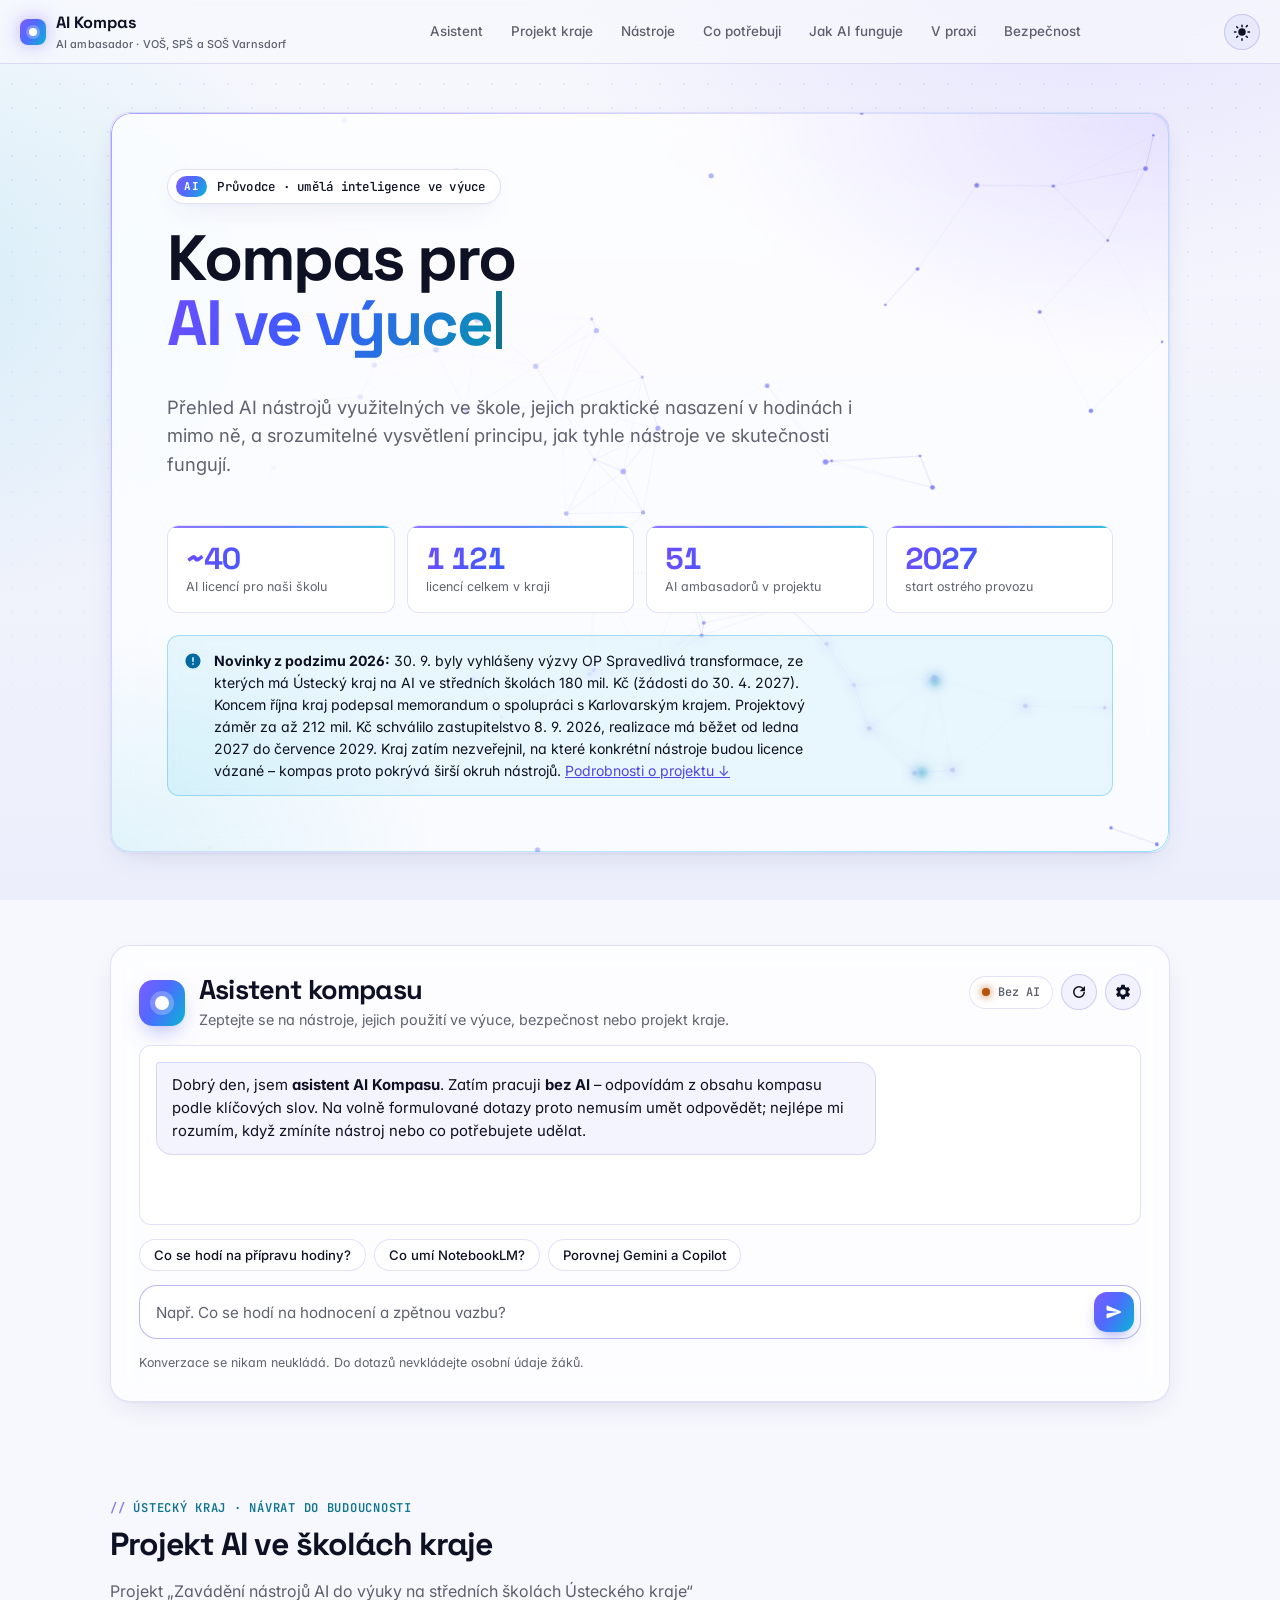
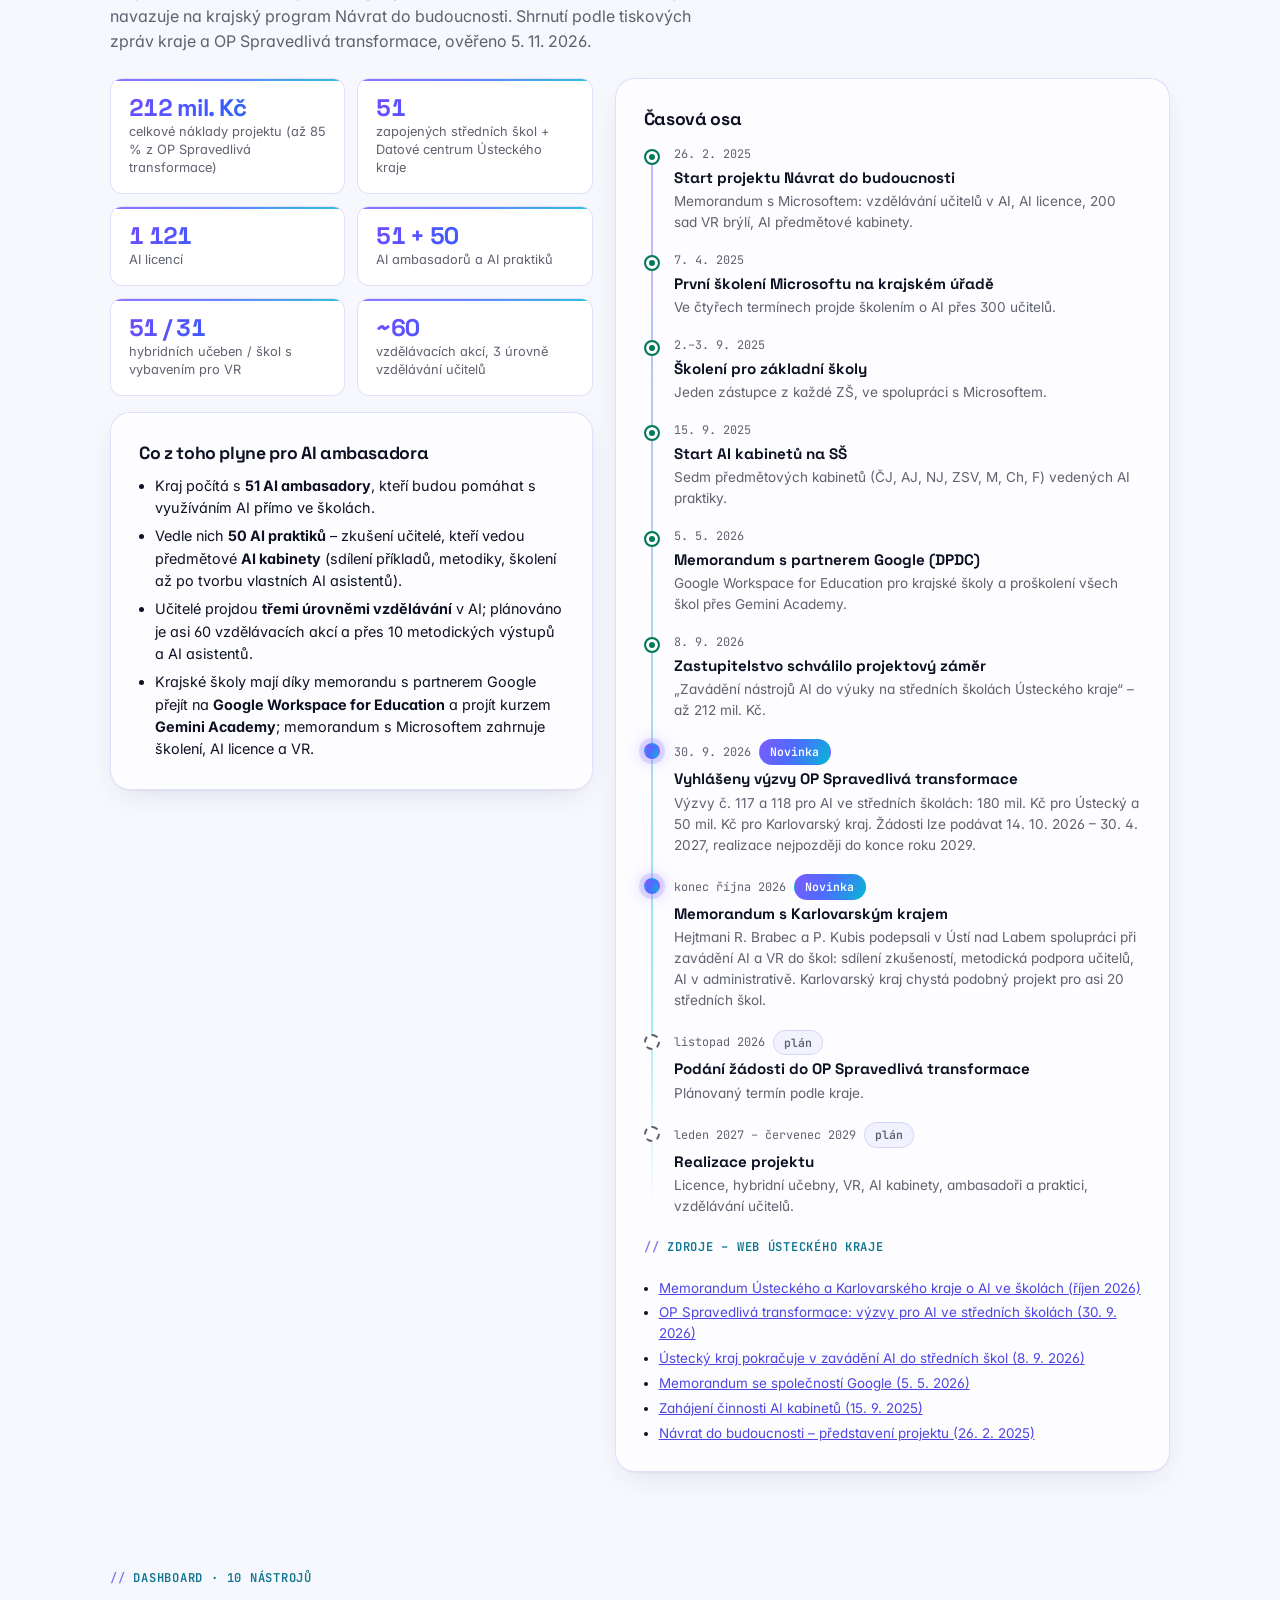
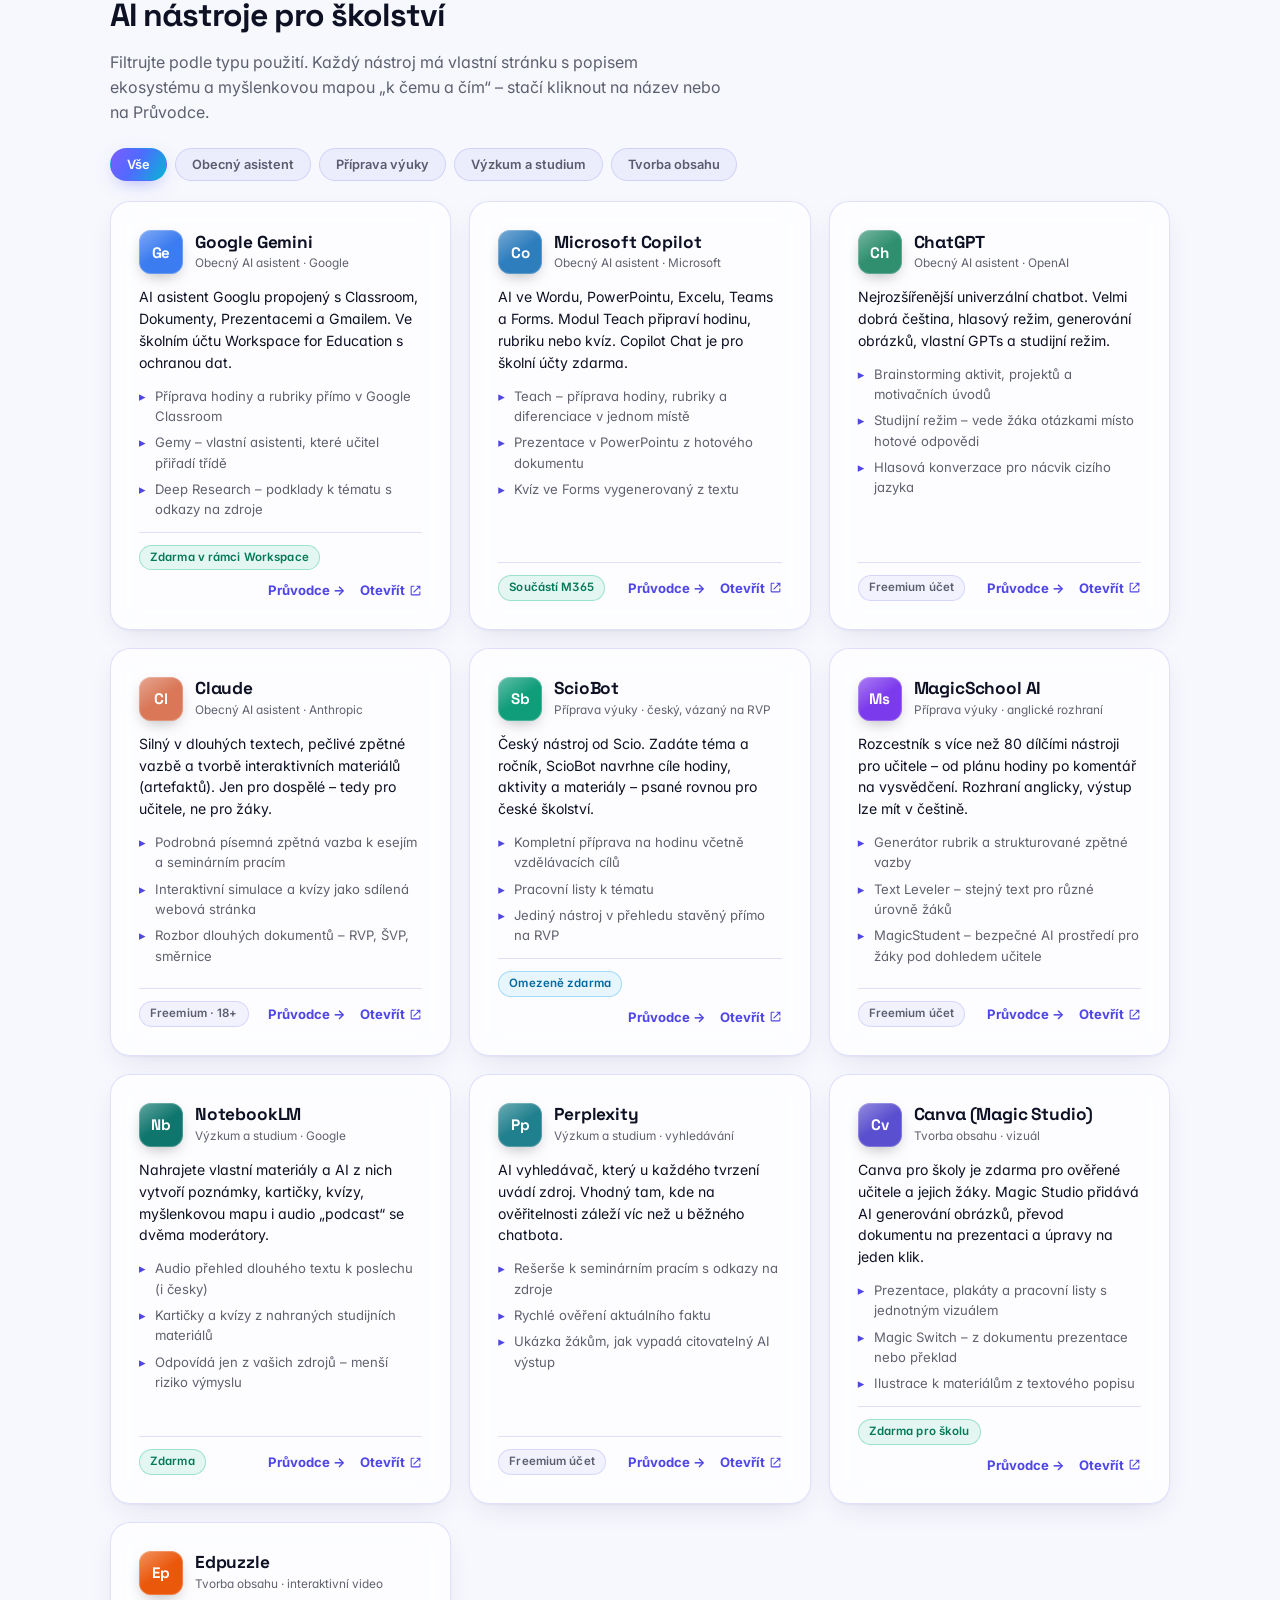
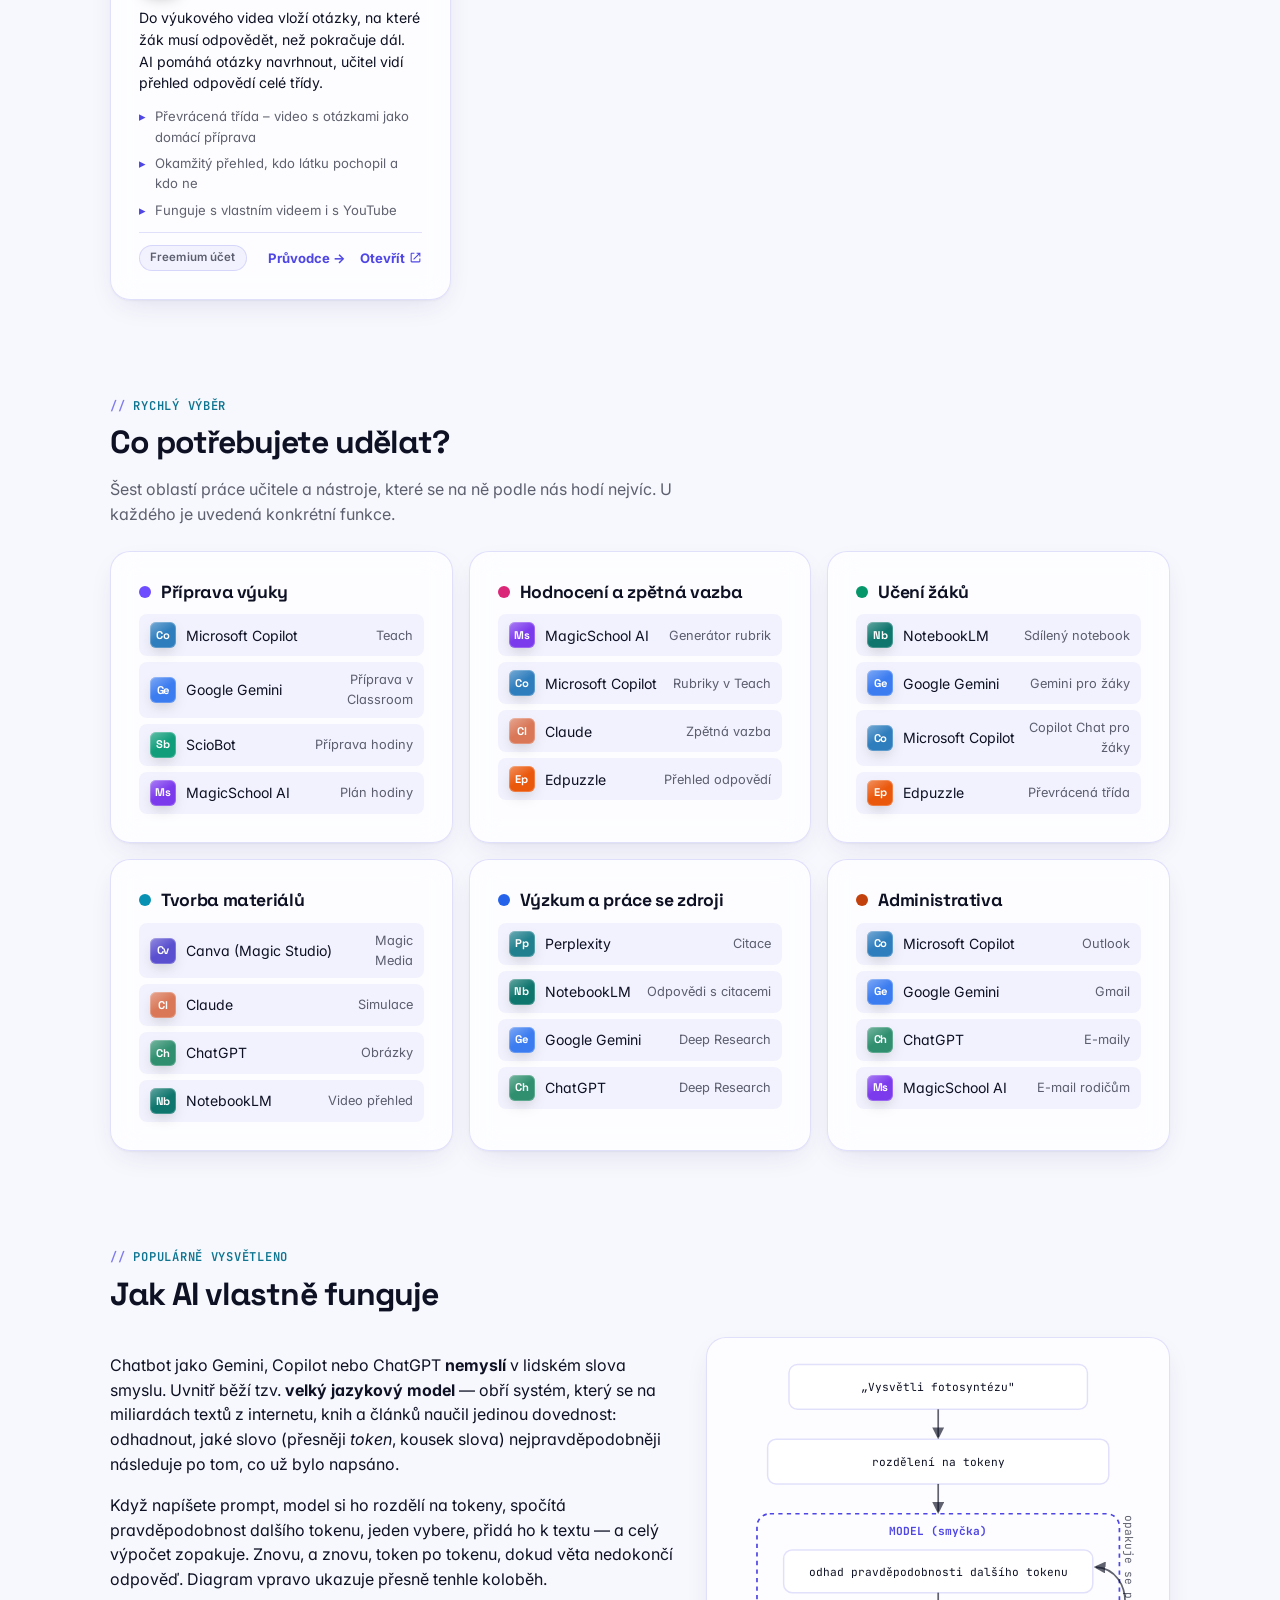
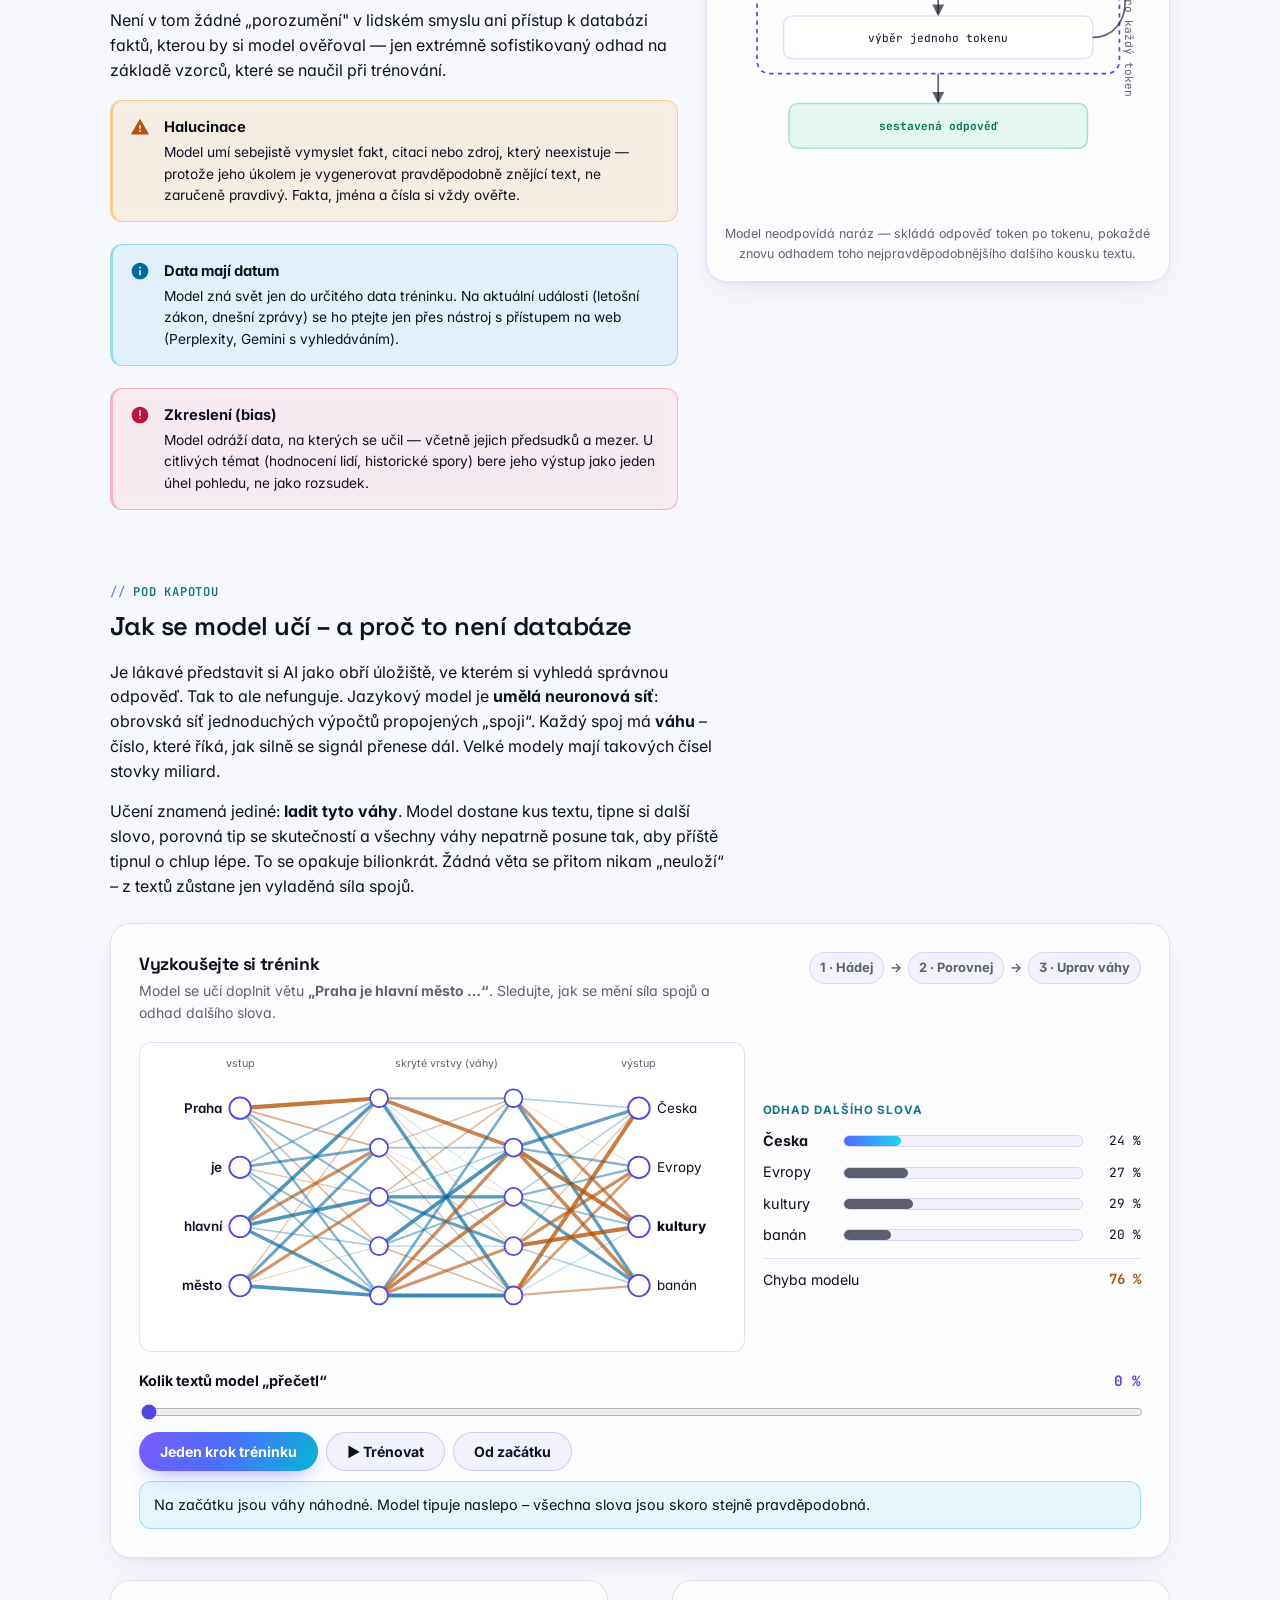
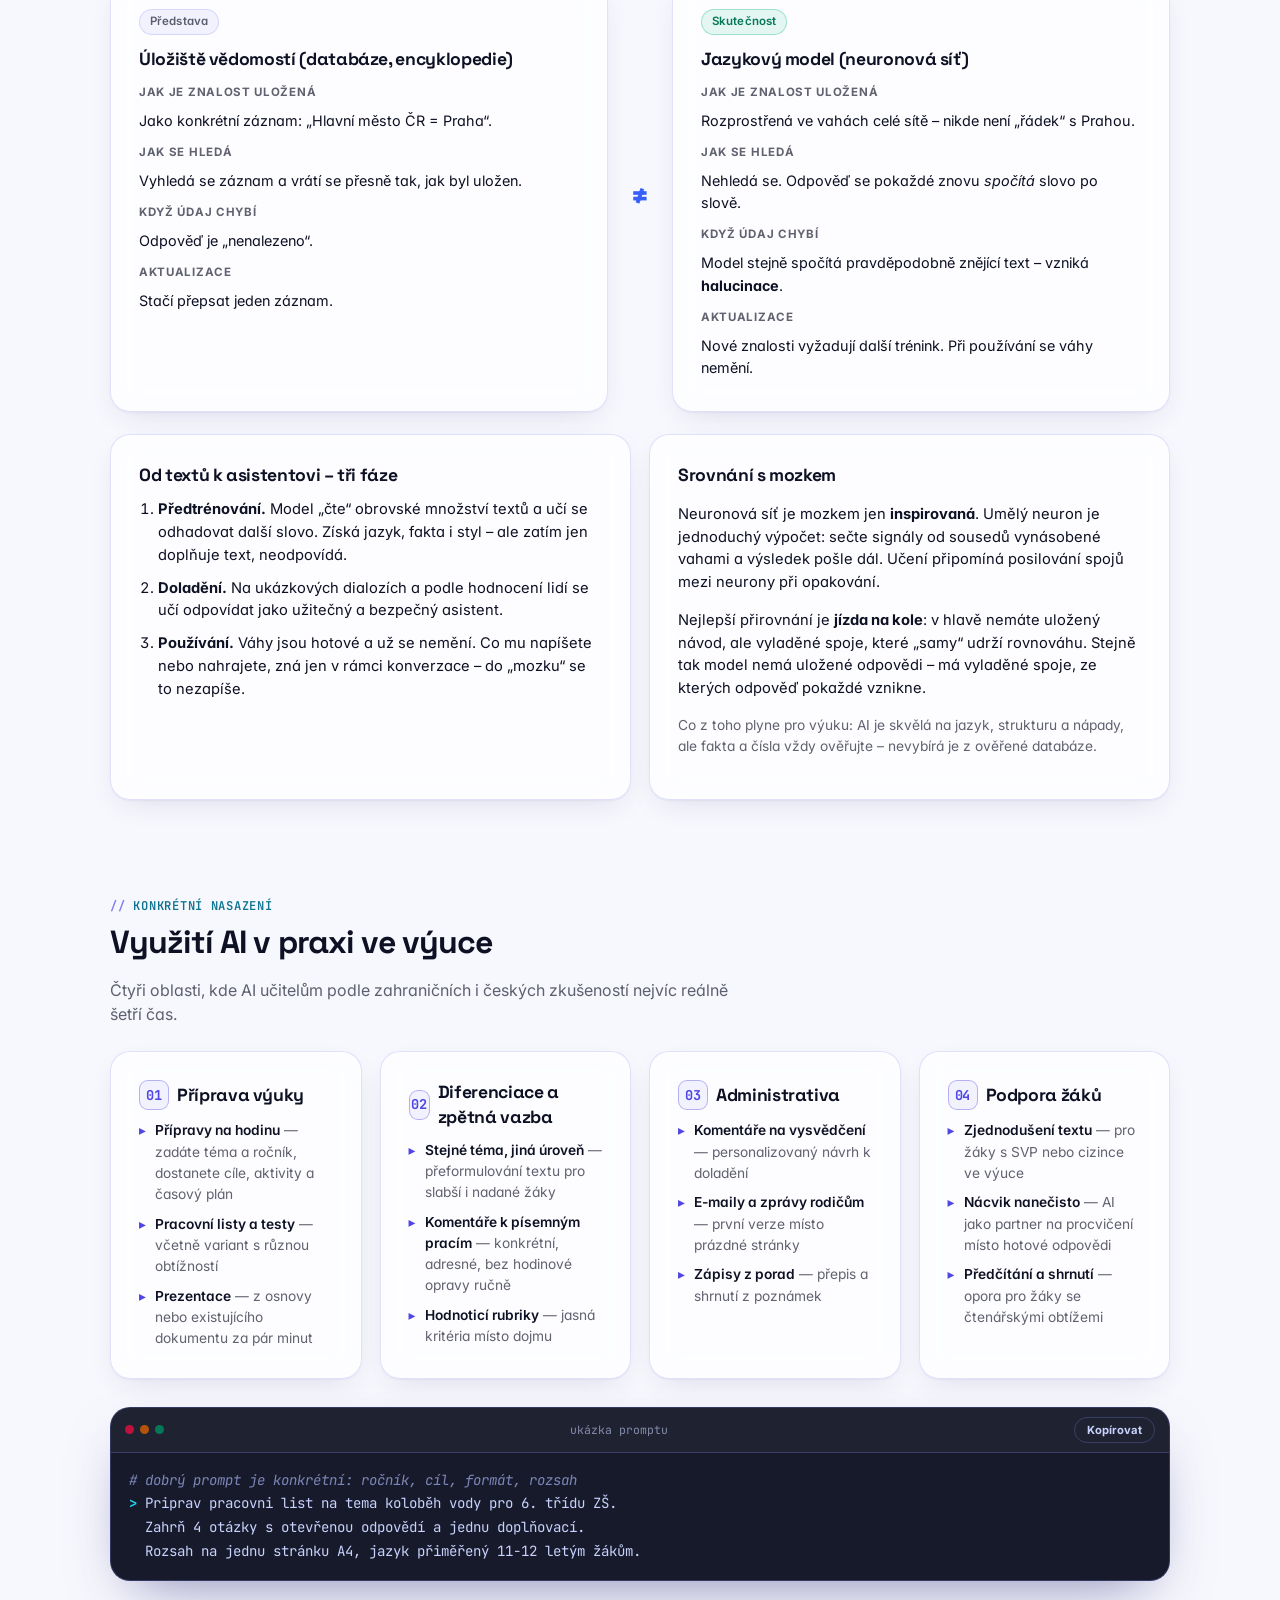
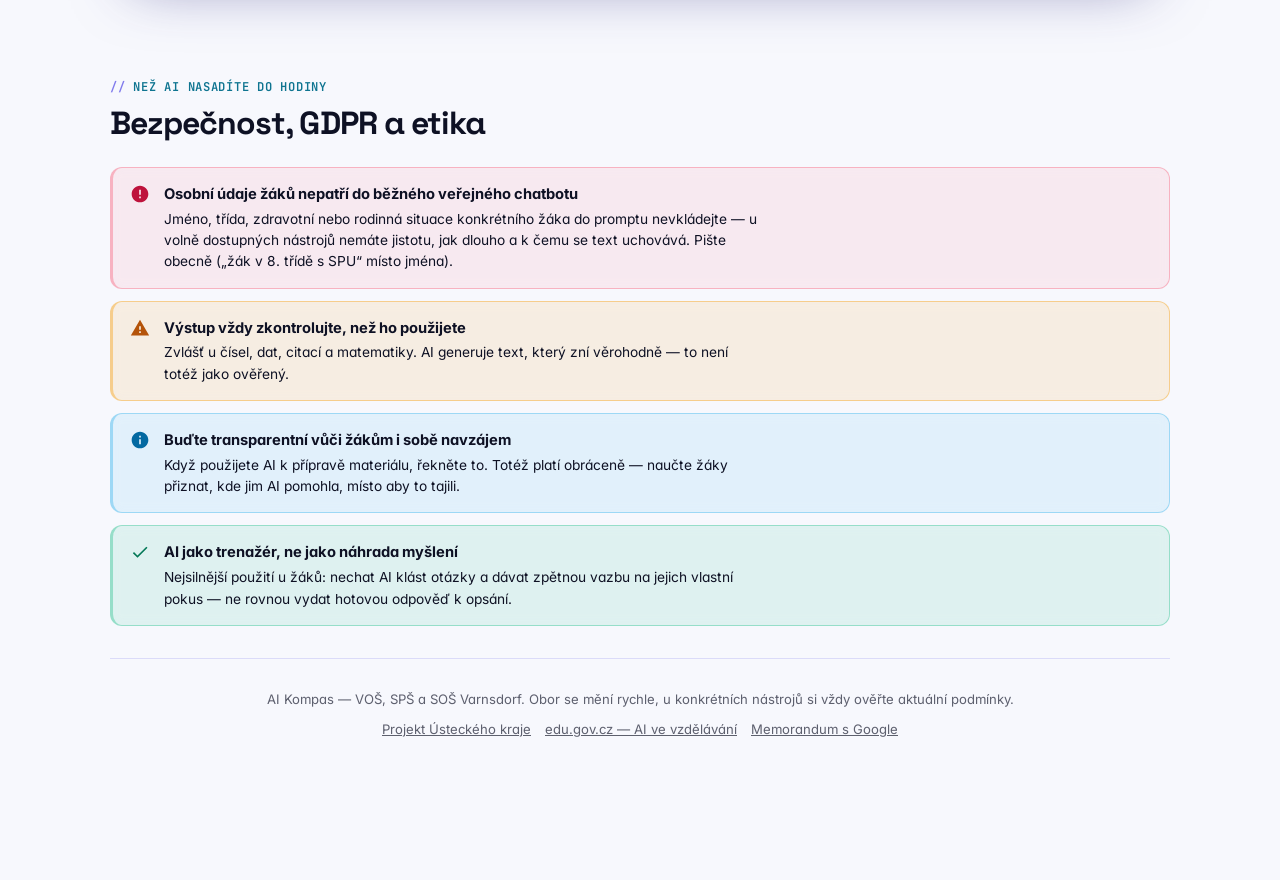
<file: index.html>
<!DOCTYPE html>
<html lang="cs">
<head>
<meta charset="UTF-8">
<meta name="viewport" content="width=device-width, initial-scale=1.0, viewport-fit=cover">
<title>AI Kompas</title>
<meta name="description" content="Průvodce AI nástroji pro učitele – projekt Ústeckého kraje, přehled nástrojů, myšlenkové mapy využití, bezpečnost.">
<link rel="preconnect" href="https://fonts.googleapis.com">
<link rel="preconnect" href="https://fonts.gstatic.com" crossorigin>
<link href="https://fonts.googleapis.com/css2?family=Inter:wght@400;500;600;700;800&family=Space+Grotesk:wght@500;600;700&family=JetBrains+Mono:wght@400;500;600;700&display=swap" rel="stylesheet">
<link rel="stylesheet" href="css/style.css">
<script src="js/theme.js"></script>
</head>
<body>
<div class="topbar">
  <a class="brand" href="index.html" style="color:inherit;text-decoration:none">
    <span class="dot"></span>
    <span>AI Kompas<br><small>AI ambasador · VOŠ, SPŠ a SOŠ Varnsdorf</small></span>
  </a>
  <nav>
    <a href="#asistent">Asistent</a>
    <a href="#projekt">Projekt kraje</a>
    <a href="#nastroje">Nástroje</a>
    <a href="#vyber">Co potřebuji</a>
    <a href="#princip">Jak AI funguje</a>
    <a href="#praxe">V praxi</a>
    <a href="#bezpecnost">Bezpečnost</a>
  </nav>
  <div class="topbar-right">
    <button class="theme-toggle" id="theme-toggle" type="button" aria-label="Přepnout světlý a tmavý režim">
      <svg class="icon-sun" viewBox="0 0 24 24"><path d="M12 17a5 5 0 100-10 5 5 0 000 10zm0-15a1 1 0 011 1v2a1 1 0 11-2 0V3a1 1 0 011-1zm0 18a1 1 0 011 1v2a1 1 0 11-2 0v-2a1 1 0 011-1zM4.22 4.22a1 1 0 011.42 0l1.41 1.41A1 1 0 115.64 7.05L4.22 5.64a1 1 0 010-1.42zm12.73 12.73a1 1 0 011.41 0l1.42 1.41a1 1 0 11-1.42 1.42l-1.41-1.42a1 1 0 010-1.41zM1 12a1 1 0 011-1h2a1 1 0 110 2H2a1 1 0 01-1-1zm18 0a1 1 0 011-1h2a1 1 0 110 2h-2a1 1 0 01-1-1zM4.22 19.78a1 1 0 010-1.41l1.41-1.42a1 1 0 111.42 1.42l-1.42 1.41a1 1 0 01-1.41 0zM16.95 5.64a1 1 0 010-1.42l1.41-1.41a1 1 0 111.42 1.41l-1.42 1.42a1 1 0 01-1.41 0z"/></svg>
      <svg class="icon-moon" viewBox="0 0 24 24"><path d="M21.64 13a1 1 0 00-1.05-.14 8.05 8.05 0 01-3.37.73 8.15 8.15 0 01-8.14-8.14c0-1.2.27-2.35.73-3.37A1 1 0 008.6.14a10.14 10.14 0 1013.23 13.23 1 1 0 00-.19-.37z"/></svg>
    </button>
  </div>
</div>

<div class="page">

  <section id="uvod">
    <div class="glass-panel hero">
      <div class="tagline"><span class="chip">AI</span>Průvodce · umělá inteligence ve výuce</div>
      <h1>Kompas pro <span class="grad-text">AI ve výuce</span><span class="caret" aria-hidden="true"></span></h1>
      <p class="lead">Přehled AI nástrojů využitelných ve škole, jejich praktické nasazení v hodinách i mimo ně, a srozumitelné vysvětlení principu, jak tyhle nástroje ve skutečnosti fungují.</p>

      <div class="stat-row">
        <div class="stat-tile"><div class="num">~40</div><div class="label">AI licencí pro naši školu</div></div>
        <div class="stat-tile"><div class="num">1&nbsp;121</div><div class="label">licencí celkem v kraji</div></div>
        <div class="stat-tile"><div class="num">51</div><div class="label">AI ambasadorů v projektu</div></div>
        <div class="stat-tile"><div class="num">2027</div><div class="label">start ostrého provozu</div></div>
      </div>

      <div class="hero-note">
        <svg viewBox="0 0 24 24"><path d="M12 2C6.48 2 2 6.48 2 12s4.48 10 10 10 10-4.48 10-10S17.52 2 12 2zm1 15h-2v-2h2v2zm0-4h-2V7h2v6z"/></svg>
        <p><strong>Novinky z podzimu 2026:</strong> 30. 9. byly vyhlášeny výzvy OP Spravedlivá transformace, ze kterých má Ústecký kraj na AI ve středních školách 180 mil. Kč (žádosti do 30. 4. 2027). Koncem října kraj podepsal memorandum o spolupráci s Karlovarským krajem. Projektový záměr za až 212 mil. Kč schválilo zastupitelstvo 8. 9. 2026, realizace má běžet od ledna 2027 do července 2029. Kraj zatím nezveřejnil, na které konkrétní nástroje budou licence vázané – kompas proto pokrývá širší okruh nástrojů. <a href="#projekt">Podrobnosti o projektu ↓</a></p>
      </div>
    </div>
  </section>


  <section id="asistent" aria-labelledby="as-nadpis">
    <div class="glass-panel asistent" id="asistent-app">
      <noscript><p>Asistent potřebuje zapnutý JavaScript.</p></noscript>
    </div>
  </section>

  <section id="projekt">
    <div class="section-header">
      <h6>Ústecký kraj · Návrat do budoucnosti</h6>
      <h2>Projekt AI ve školách kraje</h2>
      <p class="muted">Projekt „Zavádění nástrojů AI do výuky na středních školách Ústeckého kraje“ navazuje na krajský program Návrat do budoucnosti. Shrnutí podle tiskových zpráv kraje a OP Spravedlivá transformace, ověřeno 5. 11. 2026.</p>
    </div>
    <div class="proj-grid">
      <div>
        <div class="proj-nums" id="proj-nums"></div>
        <div class="glass-panel proj-role">
          <h4>Co z toho plyne pro AI ambasadora</h4>
          <ul>
            <li>Kraj počítá s <b>51 AI ambasadory</b>, kteří budou pomáhat s využíváním AI přímo ve školách.</li>
            <li>Vedle nich <b>50 AI praktiků</b> – zkušení učitelé, kteří vedou předmětové <b>AI kabinety</b> (sdílení příkladů, metodiky, školení až po tvorbu vlastních AI asistentů).</li>
            <li>Učitelé projdou <b>třemi úrovněmi vzdělávání</b> v AI; plánováno je asi 60 vzdělávacích akcí a přes 10 metodických výstupů a AI asistentů.</li>
            <li>Krajské školy mají díky memorandu s partnerem Google přejít na <b>Google Workspace for Education</b> a projít kurzem <b>Gemini Academy</b>; memorandum s Microsoftem zahrnuje školení, AI licence a VR.</li>
          </ul>
        </div>
      </div>
      <div class="glass-panel">
        <h4 style="margin-bottom:14px">Časová osa</h4>
        <ol class="timeline" id="proj-osa"></ol>
        <h6 style="margin-top:20px">Zdroje – web Ústeckého kraje</h6>
        <ul class="src-list" id="proj-zdroje"></ul>
      </div>
    </div>
  </section>

  <section id="nastroje">
    <div class="section-header">
      <h6>Dashboard · <span id="tool-count">10</span> nástrojů</h6>
      <h2>AI nástroje pro školství</h2>
      <p class="muted">Filtrujte podle typu použití. Každý nástroj má vlastní stránku s popisem ekosystému a myšlenkovou mapou „k čemu a čím“ – stačí kliknout na název nebo na Průvodce.</p>
    </div>

    <div class="filter-row" id="filter-row" role="group" aria-label="Filtrovat nástroje podle kategorie">
      <button class="filter-chip" type="button" data-filter="vse" aria-pressed="true">Vše</button>
      <button class="filter-chip" type="button" data-filter="asistent" aria-pressed="false">Obecný asistent</button>
      <button class="filter-chip" type="button" data-filter="vyuka" aria-pressed="false">Příprava výuky</button>
      <button class="filter-chip" type="button" data-filter="studium" aria-pressed="false">Výzkum a studium</button>
      <button class="filter-chip" type="button" data-filter="obsah" aria-pressed="false">Tvorba obsahu</button>
    </div>

    <div class="tool-grid" id="tool-grid"></div>
  </section>


  <section id="vyber">
    <div class="section-header">
      <h6>Rychlý výběr</h6>
      <h2>Co potřebujete udělat?</h2>
      <p class="muted">Šest oblastí práce učitele a nástroje, které se na ně podle nás hodí nejvíc. U každého je uvedená konkrétní funkce.</p>
    </div>
    <div class="pick-grid" id="pick-grid"></div>
  </section>

  <section id="princip">
    <div class="section-header">
      <h6>Populárně vysvětleno</h6>
      <h2>Jak AI vlastně funguje</h2>
    </div>
    <div class="principle-grid">
      <div>
        <p>Chatbot jako Gemini, Copilot nebo ChatGPT <strong>nemyslí</strong> v lidském slova smyslu. Uvnitř běží tzv. <strong>velký jazykový model</strong> — obří systém, který se na miliardách textů z internetu, knih a článků naučil jedinou dovednost: odhadnout, jaké slovo (přesněji <em>token</em>, kousek slova) nejpravděpodobněji následuje po tom, co už bylo napsáno.</p>
        <p>Když napíšete prompt, model si ho rozdělí na tokeny, spočítá pravděpodobnost dalšího tokenu, jeden vybere, přidá ho k textu — a celý výpočet zopakuje. Znovu, a znovu, token po tokenu, dokud věta nedokončí odpověď. Diagram vpravo ukazuje přesně tenhle koloběh.</p>
        <p>Není v tom žádné „porozumění" v lidském smyslu ani přístup k databázi faktů, kterou by si model ověřoval — jen extrémně sofistikovaný odhad na základě vzorců, které se naučil při trénování.</p>

        <div class="limit-list">
          <div class="alert-box alert-warning">
            <svg viewBox="0 0 24 24"><path d="M1 21h22L12 2 1 21zm12-3h-2v-2h2v2zm0-4h-2v-4h2v4z"/></svg>
            <div><div class="alert-title">Halucinace</div><p>Model umí sebejistě vymyslet fakt, citaci nebo zdroj, který neexistuje — protože jeho úkolem je vygenerovat pravděpodobně znějící text, ne zaručeně pravdivý. Fakta, jména a čísla si vždy ověřte.</p></div>
          </div>
          <div class="alert-box alert-info">
            <svg viewBox="0 0 24 24"><path d="M11 7h2v2h-2zm0 4h2v6h-2zm1-9C6.48 2 2 6.48 2 12s4.48 10 10 10 10-4.48 10-10S17.52 2 12 2z"/></svg>
            <div><div class="alert-title">Data mají datum</div><p>Model zná svět jen do určitého data tréninku. Na aktuální události (letošní zákon, dnešní zprávy) se ho ptejte jen přes nástroj s přístupem na web (Perplexity, Gemini s vyhledáváním).</p></div>
          </div>
          <div class="alert-box alert-danger">
            <svg viewBox="0 0 24 24"><path d="M12 2C6.48 2 2 6.48 2 12s4.48 10 10 10 10-4.48 10-10S17.52 2 12 2zm0 15c-.55 0-1-.45-1-1s.45-1 1-1 1 .45 1 1-.45 1-1 1zm1-4h-2V6h2v7z"/></svg>
            <div><div class="alert-title">Zkreslení (bias)</div><p>Model odráží data, na kterých se učil — včetně jejich předsudků a mezer. U citlivých témat (hodnocení lidí, historické spory) bere jeho výstup jako jeden úhel pohledu, ne jako rozsudek.</p></div>
          </div>
        </div>
      </div>

      <figure class="diagram-figure">
        <svg viewBox="0 0 400 430" role="img" aria-label="Diagram: text se rozdělí na tokeny, model odhadne pravděpodobnost dalšího tokenu, vybere jeden, přidá ho k textu a smyčka se opakuje, dokud nevznikne celá odpověď.">
          <rect class="diagram-box" x="60" y="8" width="280" height="42" rx="8"/>
          <text class="diagram-label" x="200" y="33" text-anchor="middle" fill="var(--text)">„Vysvětli fotosyntézu"</text>

          <line class="diagram-arrow" x1="200" y1="50" x2="200" y2="76" marker-end="url(#arr)"/>

          <rect class="diagram-box" x="40" y="78" width="320" height="42" rx="8"/>
          <text class="diagram-label" x="200" y="103" text-anchor="middle" fill="var(--text)">rozdělení na tokeny</text>

          <line class="diagram-arrow" x1="200" y1="120" x2="200" y2="146" marker-end="url(#arr)"/>

          <rect x="30" y="148" width="340" height="150" rx="12" fill="none" stroke="var(--accent)" stroke-width="1.6" stroke-dasharray="4 4"/>
          <text class="diagram-label" x="200" y="168" text-anchor="middle" fill="var(--accent)" font-weight="700">MODEL (smyčka)</text>

          <rect class="diagram-box" x="55" y="182" width="290" height="40" rx="8"/>
          <text class="diagram-label" x="200" y="206" text-anchor="middle" fill="var(--text)">odhad pravděpodobnosti dalšího tokenu</text>

          <line class="diagram-arrow" x1="200" y1="222" x2="200" y2="242" marker-end="url(#arr)"/>

          <rect class="diagram-box" x="55" y="244" width="290" height="40" rx="8"/>
          <text class="diagram-label" x="200" y="268" text-anchor="middle" fill="var(--text)">výběr jednoho tokenu</text>

          <path class="diagram-arrow" d="M 345 264 C 385 264, 385 200, 348 198" marker-end="url(#arr)"/>
          <text class="diagram-label" x="375" y="235" text-anchor="middle" fill="var(--muted)" font-size="9.5" transform="rotate(90 375 235)">opakuje se pro každý token</text>

          <line class="diagram-arrow" x1="200" y1="298" x2="200" y2="324" marker-end="url(#arr)"/>

          <rect class="diagram-box" x="60" y="326" width="280" height="42" rx="8" style="fill: var(--success-bg); stroke: var(--success-border);"/>
          <text class="diagram-label" x="200" y="351" text-anchor="middle" fill="var(--success)" font-weight="700">sestavená odpověď</text>

          <defs>
            <marker id="arr" viewBox="0 0 10 10" refX="8" refY="5" markerWidth="7" markerHeight="7" orient="auto-start-reverse">
              <path d="M0,0 L10,5 L0,10 z" fill="var(--muted)"/>
            </marker>
          </defs>
        </svg>
        <figcaption>Model neodpovídá naráz — skládá odpověď token po tokenu, pokaždé znovu odhadem toho nejpravděpodobnějšího dalšího kousku textu.</figcaption>
      </figure>
    </div>

    <!-- ===== Jak se model učí ===== -->
    <div class="learn" id="uceni">
      <div class="section-header" style="margin-top:56px">
        <h6>Pod kapotou</h6>
        <h3 style="font-size:1.6rem">Jak se model učí – a proč to není databáze</h3>
        <p>Je lákavé představit si AI jako obří úložiště, ve kterém si vyhledá správnou odpověď. Tak to ale nefunguje. Jazykový model je <strong>umělá neuronová síť</strong>: obrovská síť jednoduchých výpočtů propojených „spoji“. Každý spoj má <strong>váhu</strong> – číslo, které říká, jak silně se signál přenese dál. Velké modely mají takových čísel stovky miliard.</p>
        <p>Učení znamená jediné: <strong>ladit tyto váhy</strong>. Model dostane kus textu, tipne si další slovo, porovná tip se skutečností a všechny váhy nepatrně posune tak, aby příště tipnul o chlup lépe. To se opakuje bilionkrát. Žádná věta se přitom nikam „neuloží“ – z textů zůstane jen vyladěná síla spojů.</p>
      </div>

      <div class="learn-demo glass-panel">
        <div class="learn-head">
          <div>
            <h4 style="margin:0">Vyzkoušejte si trénink</h4>
            <p class="muted" style="margin:4px 0 0;font-size:.88rem">Model se učí doplnit větu <b>„Praha je hlavní město …“</b>. Sledujte, jak se mění síla spojů a odhad dalšího slova.</p>
          </div>
          <div class="learn-cycle" aria-label="Jeden krok tréninku">
            <span data-k="0">1 · Hádej</span><span class="arr">→</span><span data-k="1">2 · Porovnej</span><span class="arr">→</span><span data-k="2">3 · Uprav váhy</span>
          </div>
        </div>
        <div class="learn-body">
          <div class="learn-net" id="learn-net"></div>
          <div class="learn-out">
            <div class="learn-label">Odhad dalšího slova</div>
            <div id="learn-bars"></div>
            <div class="learn-err"><span>Chyba modelu</span><b id="learn-err">–</b></div>
          </div>
        </div>
        <div class="learn-ctrl">
          <label for="learn-t"><span>Kolik textů model „přečetl“</span><output id="learn-t-out">0 %</output></label>
          <input type="range" id="learn-t" min="0" max="100" step="1" value="0">
          <div class="learn-btns">
            <button class="btn btn-primary" type="button" id="learn-step">Jeden krok tréninku</button>
            <button class="btn btn-secondary" type="button" id="learn-play">▶ Trénovat</button>
            <button class="btn btn-secondary" type="button" id="learn-reset">Od začátku</button>
          </div>
          <p class="learn-note" id="learn-note" aria-live="polite"></p>
        </div>
      </div>

      <div class="compare">
        <div class="compare-col glass-panel">
          <div class="compare-tag badge badge-neutral">Představa</div>
          <h4>Úložiště vědomostí (databáze, encyklopedie)</h4>
          <dl>
            <dt>Jak je znalost uložená</dt><dd>Jako konkrétní záznam: „Hlavní město ČR = Praha“.</dd>
            <dt>Jak se hledá</dt><dd>Vyhledá se záznam a vrátí se přesně tak, jak byl uložen.</dd>
            <dt>Když údaj chybí</dt><dd>Odpověď je „nenalezeno“.</dd>
            <dt>Aktualizace</dt><dd>Stačí přepsat jeden záznam.</dd>
          </dl>
        </div>
        <div class="compare-vs" aria-hidden="true">≠</div>
        <div class="compare-col glass-panel compare-real">
          <div class="compare-tag badge badge-success">Skutečnost</div>
          <h4>Jazykový model (neuronová síť)</h4>
          <dl>
            <dt>Jak je znalost uložená</dt><dd>Rozprostřená ve vahách celé sítě – nikde není „řádek“ s Prahou.</dd>
            <dt>Jak se hledá</dt><dd>Nehledá se. Odpověď se pokaždé znovu <em>spočítá</em> slovo po slově.</dd>
            <dt>Když údaj chybí</dt><dd>Model stejně spočítá pravděpodobně znějící text – vzniká <b>halucinace</b>.</dd>
            <dt>Aktualizace</dt><dd>Nové znalosti vyžadují další trénink. Při používání se váhy nemění.</dd>
          </dl>
        </div>
      </div>

      <div class="learn-lower">
        <div class="glass-panel">
          <h4>Od textů k asistentovi – tři fáze</h4>
          <ol class="phases">
            <li><b>Předtrénování.</b> Model „čte“ obrovské množství textů a učí se odhadovat další slovo. Získá jazyk, fakta i styl – ale zatím jen doplňuje text, neodpovídá.</li>
            <li><b>Doladění.</b> Na ukázkových dialozích a podle hodnocení lidí se učí odpovídat jako užitečný a bezpečný asistent.</li>
            <li><b>Používání.</b> Váhy jsou hotové a už se nemění. Co mu napíšete nebo nahrajete, zná jen v rámci konverzace – do „mozku“ se to nezapíše.</li>
          </ol>
        </div>
        <div class="glass-panel analogy">
          <h4>Srovnání s mozkem</h4>
          <p>Neuronová síť je mozkem jen <b>inspirovaná</b>. Umělý neuron je jednoduchý výpočet: sečte signály od sousedů vynásobené vahami a výsledek pošle dál. Učení připomíná posilování spojů mezi neurony při opakování.</p>
          <p>Nejlepší přirovnání je <b>jízda na kole</b>: v hlavě nemáte uložený návod, ale vyladěné spoje, které „samy“ udrží rovnováhu. Stejně tak model nemá uložené odpovědi – má vyladěné spoje, ze kterých odpověď pokaždé vznikne.</p>
          <p class="muted" style="font-size:.86rem">Co z toho plyne pro výuku: AI je skvělá na jazyk, strukturu a nápady, ale fakta a čísla vždy ověřujte – nevybírá je z ověřené databáze.</p>
        </div>
      </div>
    </div>
  </section>

  <section id="praxe">
    <div class="section-header">
      <h6>Konkrétní nasazení</h6>
      <h2>Využití AI v praxi ve výuce</h2>
      <p class="muted">Čtyři oblasti, kde AI učitelům podle zahraničních i českých zkušeností nejvíc reálně šetří čas.</p>
    </div>

    <div class="praxe-grid">
      <div class="glass-panel praxe-card">
        <h4><span class="n">01</span> Příprava výuky</h4>
        <ul>
          <li><b>Přípravy na hodinu</b> — zadáte téma a ročník, dostanete cíle, aktivity a časový plán</li>
          <li><b>Pracovní listy a testy</b> — včetně variant s různou obtížností</li>
          <li><b>Prezentace</b> — z osnovy nebo existujícího dokumentu za pár minut</li>
        </ul>
      </div>
      <div class="glass-panel praxe-card">
        <h4><span class="n">02</span> Diferenciace a zpětná vazba</h4>
        <ul>
          <li><b>Stejné téma, jiná úroveň</b> — přeformulování textu pro slabší i nadané žáky</li>
          <li><b>Komentáře k písemným pracím</b> — konkrétní, adresné, bez hodinové opravy ručně</li>
          <li><b>Hodnoticí rubriky</b> — jasná kritéria místo dojmu</li>
        </ul>
      </div>
      <div class="glass-panel praxe-card">
        <h4><span class="n">03</span> Administrativa</h4>
        <ul>
          <li><b>Komentáře na vysvědčení</b> — personalizovaný návrh k doladění</li>
          <li><b>E-maily a zprávy rodičům</b> — první verze místo prázdné stránky</li>
          <li><b>Zápisy z porad</b> — přepis a shrnutí z poznámek</li>
        </ul>
      </div>
      <div class="glass-panel praxe-card">
        <h4><span class="n">04</span> Podpora žáků</h4>
        <ul>
          <li><b>Zjednodušení textu</b> — pro žáky s SVP nebo cizince ve výuce</li>
          <li><b>Nácvik nanečisto</b> — AI jako partner na procvičení místo hotové odpovědi</li>
          <li><b>Předčítání a shrnutí</b> — opora pro žáky se čtenářskými obtížemi</li>
        </ul>
      </div>
    </div>

    <div class="code-window">
      <div class="code-window-header">
        <div class="code-dots"><span></span><span></span><span></span></div>
        <span class="code-filename">ukázka promptu</span>
        <button class="copy-btn" data-copy="prompt-text" type="button">Kopírovat</button>
      </div>
      <pre id="prompt-text"><span class="c-comment"># dobrý prompt je konkrétní: ročník, cíl, formát, rozsah</span>
<span class="prompt-sign">&gt;</span> Priprav pracovni list na tema koloběh vody pro 6. třídu ZŠ.
  Zahrň 4 otázky s otevřenou odpovědí a jednu doplňovací.
  Rozsah na jednu stránku A4, jazyk přiměřený 11-12 letým žákům.</pre>
    </div>
  </section>

  <section id="bezpecnost">
    <div class="section-header">
      <h6>Než AI nasadíte do hodiny</h6>
      <h2>Bezpečnost, GDPR a etika</h2>
    </div>

    <div class="alert-box alert-danger">
      <svg viewBox="0 0 24 24"><path d="M12 2C6.48 2 2 6.48 2 12s4.48 10 10 10 10-4.48 10-10S17.52 2 12 2zm1 15h-2v-2h2v2zm0-4h-2V7h2v6z"/></svg>
      <div><div class="alert-title">Osobní údaje žáků nepatří do běžného veřejného chatbotu</div><p>Jméno, třída, zdravotní nebo rodinná situace konkrétního žáka do promptu nevkládejte — u volně dostupných nástrojů nemáte jistotu, jak dlouho a k čemu se text uchovává. Pište obecně („žák v 8. třídě s SPU“ místo jména).</p></div>
    </div>
    <div class="alert-box alert-warning">
      <svg viewBox="0 0 24 24"><path d="M1 21h22L12 2 1 21zm12-3h-2v-2h2v2zm0-4h-2v-4h2v4z"/></svg>
      <div><div class="alert-title">Výstup vždy zkontrolujte, než ho použijete</div><p>Zvlášť u čísel, dat, citací a matematiky. AI generuje text, který zní věrohodně — to není totéž jako ověřený.</p></div>
    </div>
    <div class="alert-box alert-info">
      <svg viewBox="0 0 24 24"><path d="M11 7h2v2h-2zm0 4h2v6h-2zm1-9C6.48 2 2 6.48 2 12s4.48 10 10 10 10-4.48 10-10S17.52 2 12 2z"/></svg>
      <div><div class="alert-title">Buďte transparentní vůči žákům i sobě navzájem</div><p>Když použijete AI k přípravě materiálu, řekněte to. Totéž platí obráceně — naučte žáky přiznat, kde jim AI pomohla, místo aby to tajili.</p></div>
    </div>
    <div class="alert-box alert-success">
      <svg viewBox="0 0 24 24"><path d="M9 16.2L4.8 12l-1.4 1.4L9 19 21 7l-1.4-1.4z"/></svg>
      <div><div class="alert-title">AI jako trenažér, ne jako náhrada myšlení</div><p>Nejsilnější použití u žáků: nechat AI klást otázky a dávat zpětnou vazbu na jejich vlastní pokus — ne rovnou vydat hotovou odpověď k opsání.</p></div>
    </div>
  </section>

  <footer>
    <div>AI Kompas — VOŠ, SPŠ a SOŠ Varnsdorf. Obor se mění rychle, u konkrétních nástrojů si vždy ověřte aktuální podmínky.</div>
    <div class="foot-links">
      <a href="https://www.kr-ustecky.cz/ustecky-kraj-pokracuje-v-zavadeni-umele-inteligence-do-strednich-skol-navazuje-na-navrat-do-budoucnosti" target="_blank" rel="noopener">Projekt Ústeckého kraje</a>
      <a href="https://edu.gov.cz/digitalizujeme/ai/" target="_blank" rel="noopener">edu.gov.cz — AI ve vzdělávání</a>
      <a href="https://www.kr-ustecky.cz/memorandum-se-spolecnosti-google-pomuze-skolam-s-umelou-inteligenci" target="_blank" rel="noopener">Memorandum s Google</a>
    </div>
  </footer>


<script src="js/data.js"></script>
<script src="js/dashboard.js"></script>
<script src="js/uceni.js"></script>
<script src="js/asistent-jadro.js"></script>
<script src="js/asistent-mozek-pravidla.js"></script>
<script src="js/asistent-mozek-api.js"></script>
<script src="js/asistent-ui.js"></script>
<script src="js/neural.js"></script>
</body>
</html>
</file>
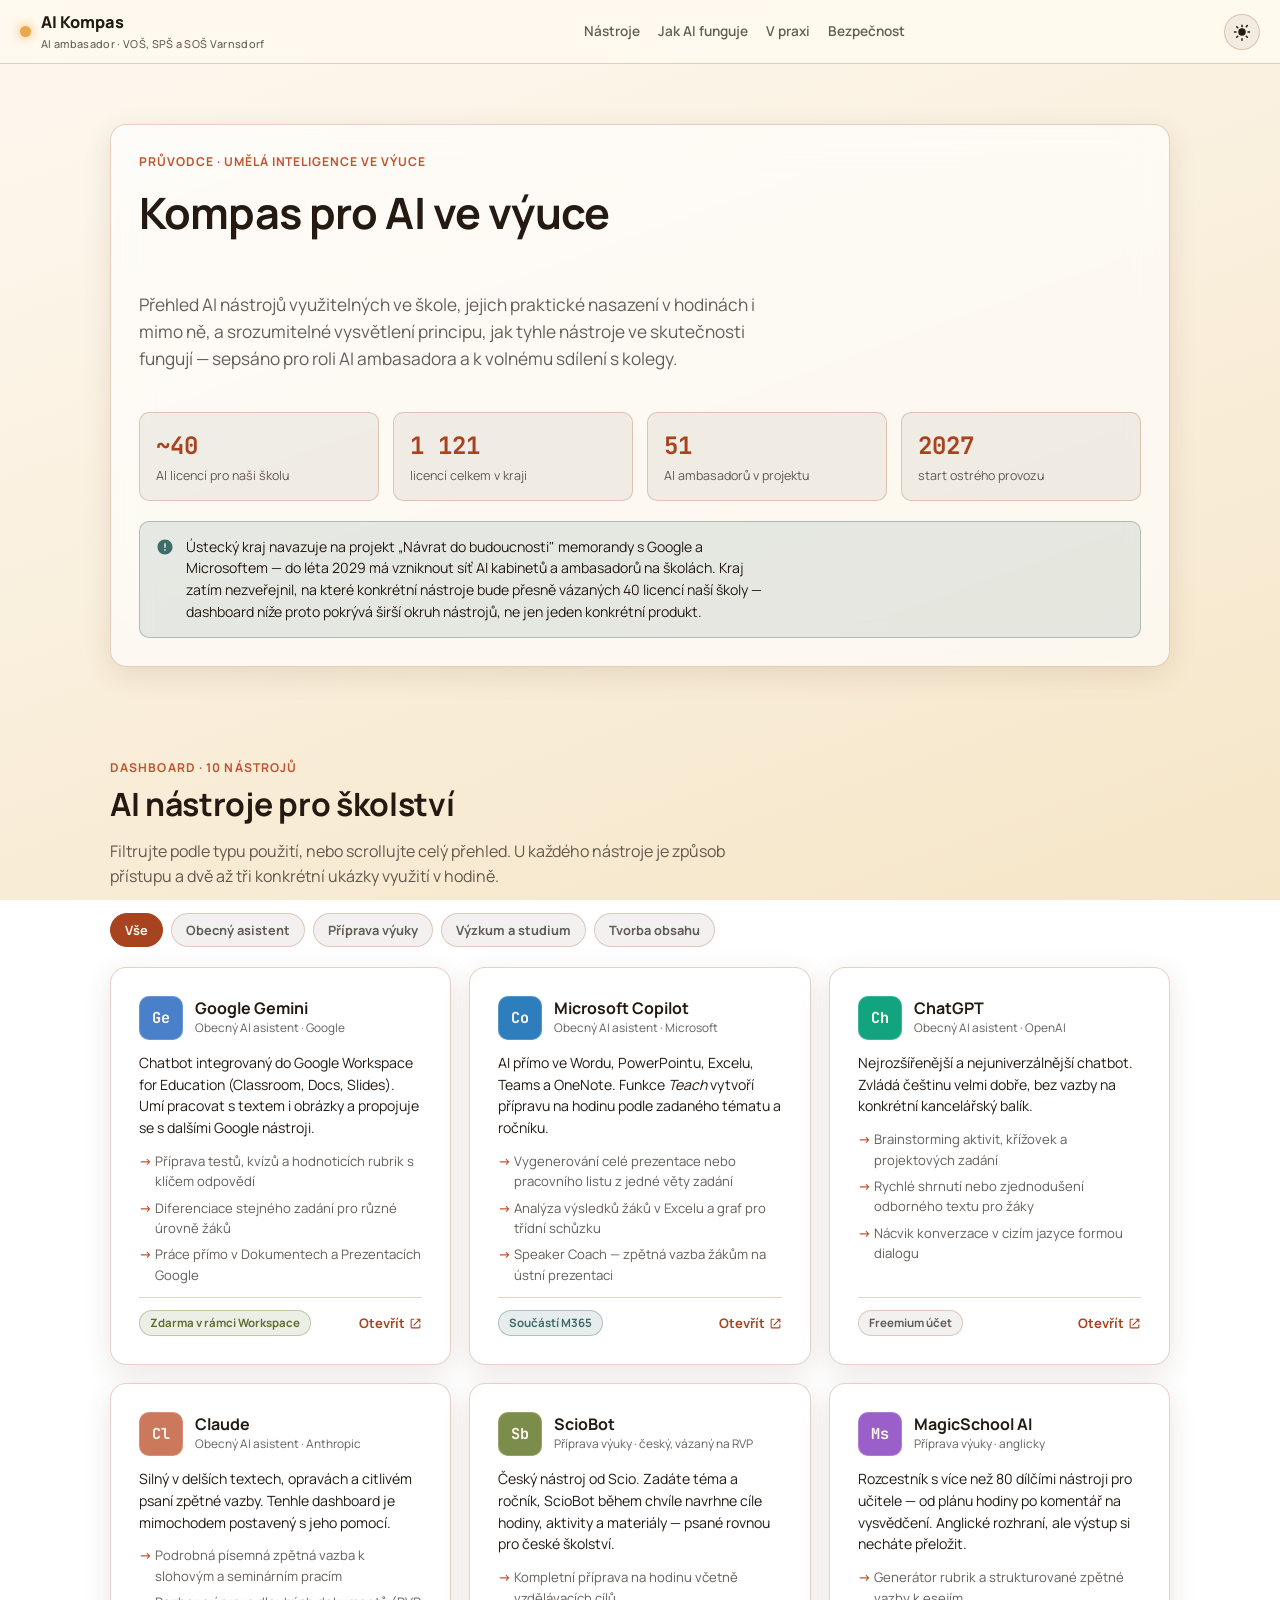
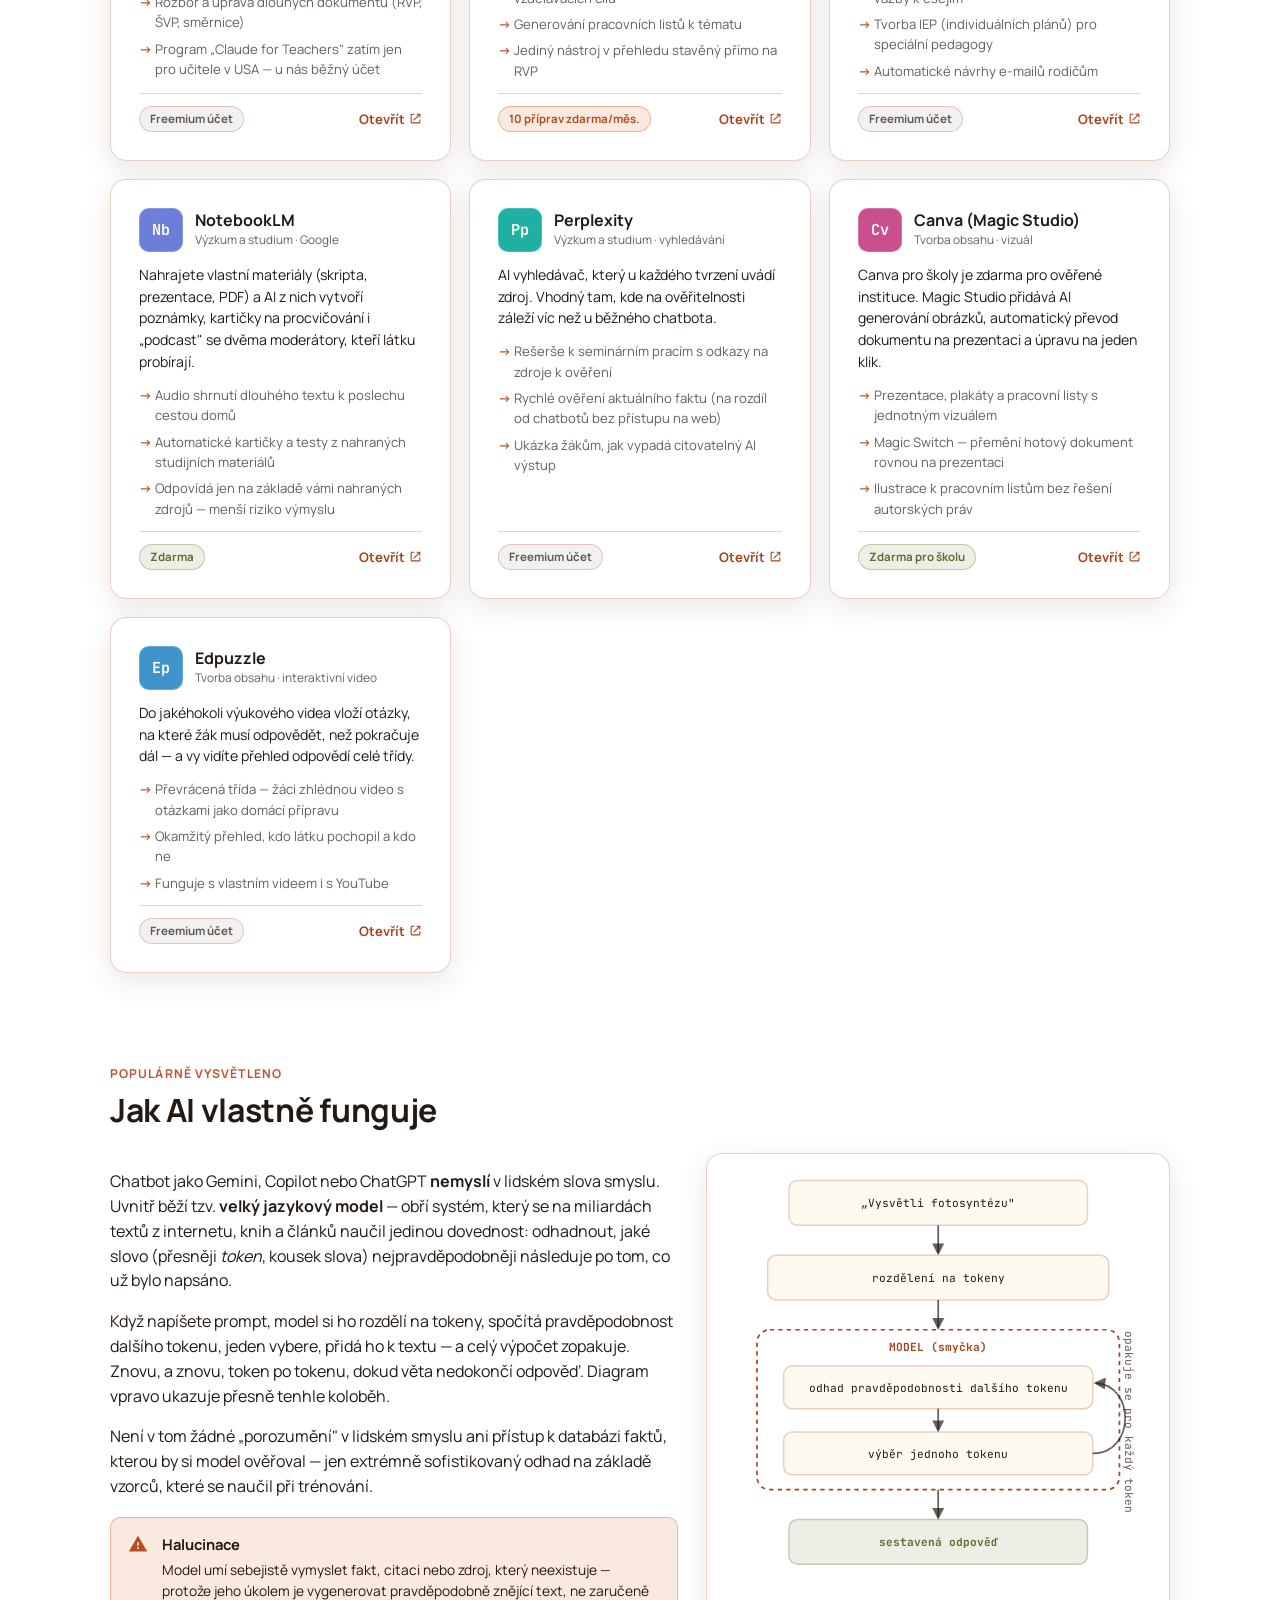
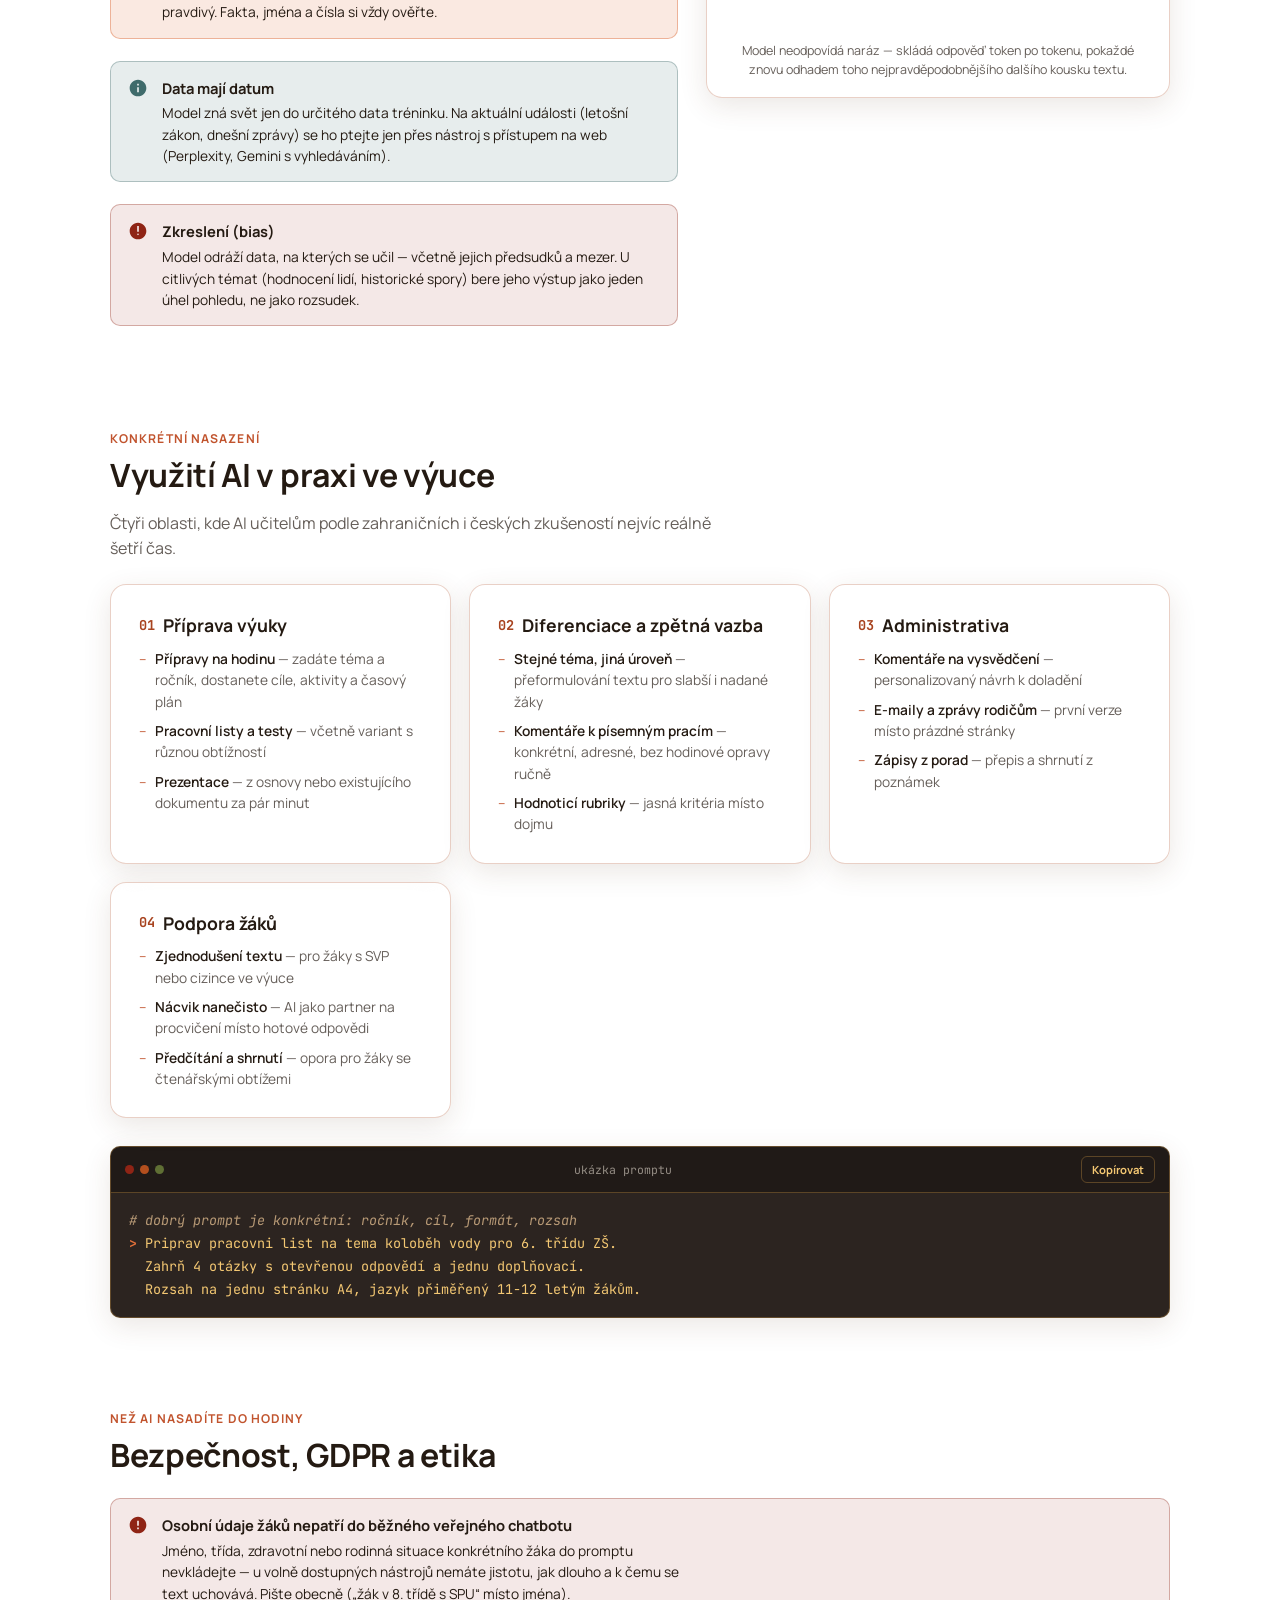
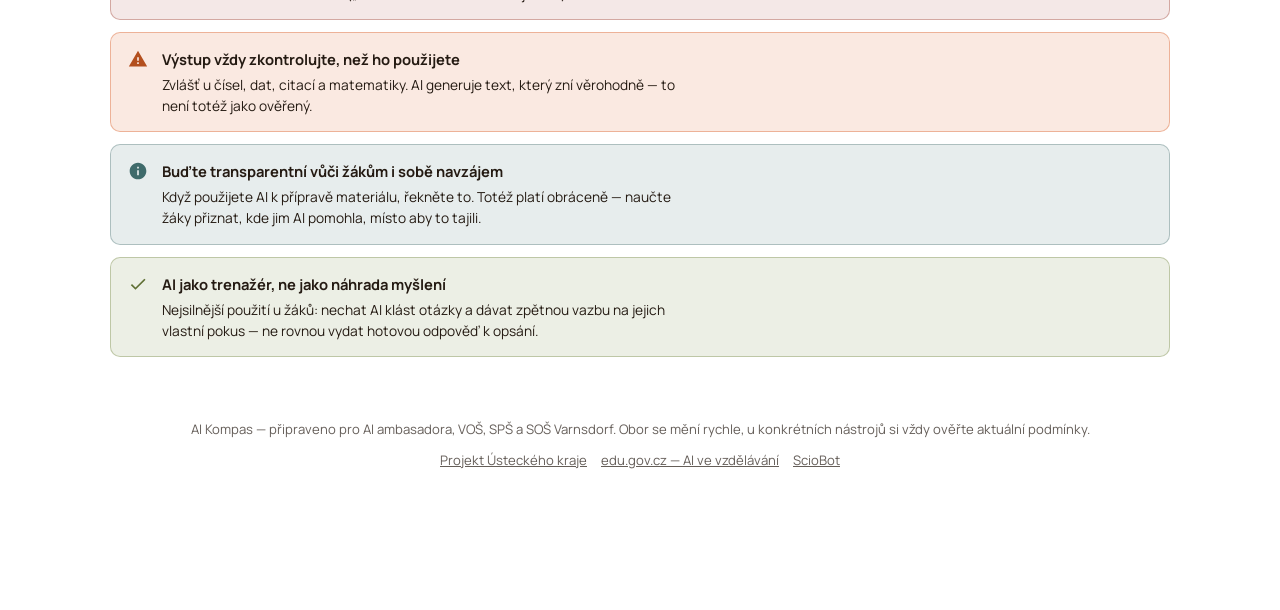
<file: ai-kompas.html>
<!DOCTYPE html>
<html lang="cs">
<head>
<meta charset="UTF-8">
<meta name="viewport" content="width=device-width, initial-scale=1.0, viewport-fit=cover">
<title>AI Kompas</title>
<link rel="preconnect" href="https://fonts.googleapis.com">
<link rel="preconnect" href="https://fonts.gstatic.com" crossorigin>
<link href="https://fonts.googleapis.com/css2?family=Manrope:wght@400;500;600;700;800&family=JetBrains+Mono:wght@400;500;600;700&display=swap" rel="stylesheet">
<style>
  /* ============ TOKENS ============ */
  :root {
    color-scheme: light;

    /* podzimní akcenty – stejné v obou režimech */
    --amber-1: #e8a94a;
    --amber-2: #f4c873;
    --rust-1: #c1542e;
    --rust-2: #e2703a;
    --moss-1: #7c8c4a;
    --moss-2: #9db35c;
    --maroon: #7a3428;

    /* světlý režim (výchozí) */
    --bg-top: #fdf8f0;
    --bg-bottom: #f6e6c8;
    --panel-bg: #ffffffa3;
    --panel-bg-solid: #fffaf0;
    --border-hover: #a8431f40;
    --text: #241a12;
    --muted: #241a12b3;
    --accent: #a8431f;
    --accent-soft: #c1542e;

    --success: #5f6f34;
    --info: #3f6b6b;
    --warning: #b34f1e;
    --danger: #8f2415;

    --success-bg: rgba(124,140,74,0.14); --success-border: rgba(124,140,74,0.4);
    --info-bg: rgba(63,107,107,0.12); --info-border: rgba(63,107,107,0.35);
    --warning-bg: rgba(217,98,43,0.14); --warning-border: rgba(217,98,43,0.4);
    --danger-bg: rgba(143,36,21,0.1); --danger-border: rgba(143,36,21,0.32);

    --button-primary-bg: #7a3f1e;
    --button-primary-hover-bg: #9a4f26;
    --button-secondary-bg: #24140a0f;
    --button-secondary-border: #a8431f40;

    --code-bg: #1b120e;
    --code-panel-bg: #1b120eeb;
    --code-text: #f4c873;
    --code-comment: #b89a76;
    --code-string: #b6d17f;
    --code-keyword: #f0885a;
    --code-border: #e8a94a4d;

    --font-ui: 'Manrope', sans-serif;
    --font-mono: 'JetBrains Mono', monospace;

    --r-sm: 6px; --r-md: 10px; --r-lg: 16px; --r-full: 9999px;
    --topbar-h: 64px;
    --shadow: 0 8px 28px rgba(90,60,30,0.12);
  }

  /* tmavý režim podle systému, dokud uživatel výslovně nezvolí světlý */
  @media (prefers-color-scheme: dark) {
    :root:not([data-theme="light"]) {
      color-scheme: dark;
      --bg-top: #1b120e; --bg-bottom: #3a2216;
      --panel-bg: #140d0973; --panel-bg-solid: #1f150f;
      --border-hover: #e8a94a40;
      --text: #f5ece0; --muted: #f5ece08c;
      --accent: #e8a94a; --accent-soft: #f4c873;

      --success: #9db35c; --info: #7fb3b3; --warning: #e2703a; --danger: #e0705c;
      --success-bg: rgba(157,179,92,0.15); --success-border: rgba(157,179,92,0.35);
      --info-bg: rgba(91,138,138,0.15); --info-border: rgba(91,138,138,0.35);
      --warning-bg: rgba(217,98,43,0.15); --warning-border: rgba(217,98,43,0.35);
      --danger-bg: rgba(179,49,28,0.15); --danger-border: rgba(179,49,28,0.35);

      --button-primary-bg: #7a3f1e; --button-primary-hover-bg: #9a4f26;
      --button-secondary-bg: #ffffff14; --button-secondary-border: #e8a94a40;

      --code-bg: #0d0906; --code-panel-bg: #0d0906cc;
      --code-text: #e8a94a; --code-comment: #8a6f52; --code-string: #9db35c;
      --code-keyword: #e2703a; --code-border: #e8a94a33;
      --shadow: 0 8px 32px rgba(13,9,6,0.5);
    }
  }

  /* ruční přepnutí vždy vyhraje nad systémem */
  :root[data-theme="dark"] {
    color-scheme: dark;
    --bg-top: #1b120e; --bg-bottom: #3a2216;
    --panel-bg: #140d0973; --panel-bg-solid: #1f150f;
    --border-hover: #e8a94a40;
    --text: #f5ece0; --muted: #f5ece08c;
    --accent: #e8a94a; --accent-soft: #f4c873;

    --success: #9db35c; --info: #7fb3b3; --warning: #e2703a; --danger: #e0705c;
    --success-bg: rgba(157,179,92,0.15); --success-border: rgba(157,179,92,0.35);
    --info-bg: rgba(91,138,138,0.15); --info-border: rgba(91,138,138,0.35);
    --warning-bg: rgba(217,98,43,0.15); --warning-border: rgba(217,98,43,0.35);
    --danger-bg: rgba(179,49,28,0.15); --danger-border: rgba(179,49,28,0.35);

    --button-primary-bg: #7a3f1e; --button-primary-hover-bg: #9a4f26;
    --button-secondary-bg: #ffffff14; --button-secondary-border: #e8a94a40;

    --code-bg: #0d0906; --code-panel-bg: #0d0906cc;
    --code-text: #e8a94a; --code-comment: #8a6f52; --code-string: #9db35c;
    --code-keyword: #e2703a; --code-border: #e8a94a33;
    --shadow: 0 8px 32px rgba(13,9,6,0.5);
  }
  :root[data-theme="light"] {
    color-scheme: light;
    --bg-top: #fdf8f0; --bg-bottom: #f6e6c8;
    --panel-bg: #ffffffa3; --panel-bg-solid: #fffaf0;
    --border-hover: #a8431f40;
    --text: #241a12; --muted: #241a12b3;
    --accent: #a8431f; --accent-soft: #c1542e;
    --success: #5f6f34; --info: #3f6b6b; --warning: #b34f1e; --danger: #8f2415;
    --success-bg: rgba(124,140,74,0.14); --success-border: rgba(124,140,74,0.4);
    --info-bg: rgba(63,107,107,0.12); --info-border: rgba(63,107,107,0.35);
    --warning-bg: rgba(217,98,43,0.14); --warning-border: rgba(217,98,43,0.4);
    --danger-bg: rgba(143,36,21,0.1); --danger-border: rgba(143,36,21,0.32);
    --button-secondary-bg: #24140a0f; --button-secondary-border: #a8431f40;
    --shadow: 0 8px 28px rgba(90,60,30,0.12);
  }

  /* ============ BASE ============ */
  * { box-sizing: border-box; }
  html { scroll-behavior: smooth; scroll-padding-top: calc(var(--topbar-h) + 14px); }
  body {
    margin: 0;
    font-family: var(--font-ui);
    color: var(--text);
    background: linear-gradient(160deg, var(--bg-top) 0%, var(--bg-bottom) 100%) fixed;
    line-height: 1.55;
    -webkit-font-smoothing: antialiased;
  }
  @media (prefers-reduced-motion: reduce) { html { scroll-behavior: auto; } * { transition: none !important; animation: none !important; } }

  a { color: var(--accent); }
  ::selection { background: var(--amber-1); color: #1b120e; }
  h1,h2,h3,h4,h5,h6 { font-family: var(--font-ui); margin: 0 0 0.5em; font-weight: 700; text-wrap: balance; }
  h1 { font-size: clamp(1.9rem, 1.5rem + 1.8vw, 2.7rem); letter-spacing: -0.02em; line-height: 1.15; }
  h2 { font-size: clamp(1.5rem, 1.3rem + 0.9vw, 2rem); letter-spacing: -0.01em; line-height: 1.2; }
  h3 { font-size: 1.3rem; font-weight: 600; line-height: 1.35; }
  h4 { font-size: 1.1rem; font-weight: 700; line-height: 1.4; }
  h6 { font-size: 0.76rem; font-weight: 700; letter-spacing: 0.09em; text-transform: uppercase; color: var(--accent-soft); margin-bottom: 0.6em; }
  p { color: var(--text); max-width: 66ch; }
  .muted { color: var(--muted); }
  .mono { font-family: var(--font-mono); }

  code, .inline-code {
    font-family: var(--font-mono); background: var(--button-secondary-bg);
    color: var(--accent); padding: 0.15em 0.45em; border-radius: 4px; font-size: 0.9em;
    border: 1px solid var(--border-hover);
  }

  /* ============ TOPBAR ============ */
  .topbar {
    position: sticky; top: env(safe-area-inset-top, 0px); z-index: 100;
    display: flex; align-items: center; justify-content: space-between; gap: 12px;
    height: var(--topbar-h); padding: 0 20px;
    background: var(--panel-bg-solid); background: color-mix(in srgb, var(--panel-bg-solid) 88%, transparent);
    backdrop-filter: blur(16px); -webkit-backdrop-filter: blur(16px);
    border-bottom: 1px solid var(--border-hover);
  }
  .brand { display: flex; align-items: center; gap: 10px; font-weight: 800; font-size: 1.02rem; white-space: nowrap; }
  .brand .dot { width: 11px; height: 11px; border-radius: 50%; background: var(--amber-1); box-shadow: 0 0 12px var(--amber-1); flex-shrink: 0; }
  .brand small { display: block; font-weight: 500; font-size: 0.68rem; color: var(--muted); letter-spacing: 0.03em; }
  .topbar nav { display: flex; gap: 18px; overflow-x: auto; scrollbar-width: none; }
  .topbar nav::-webkit-scrollbar { display: none; }
  .topbar nav a { color: var(--muted); text-decoration: none; font-size: 0.85rem; font-weight: 600; white-space: nowrap; transition: color .15s; }
  .topbar nav a:hover { color: var(--accent); }
  .topbar-right { display: flex; align-items: center; gap: 10px; flex-shrink: 0; }

  .theme-toggle {
    display: flex; align-items: center; justify-content: center;
    width: 36px; height: 36px; border-radius: var(--r-full);
    background: var(--button-secondary-bg); border: 1px solid var(--button-secondary-border);
    cursor: pointer; color: var(--text); flex-shrink: 0;
  }
  .theme-toggle:hover { background: var(--border-hover); }
  .theme-toggle svg { width: 18px; height: 18px; fill: currentColor; }
  .theme-toggle .icon-moon { display: none; }
  :root[data-theme="dark"] .theme-toggle .icon-sun { display: none; }
  :root[data-theme="dark"] .theme-toggle .icon-moon { display: block; }
  @media (prefers-color-scheme: dark) {
    :root:not([data-theme="light"]) .theme-toggle .icon-sun { display: none; }
    :root:not([data-theme="light"]) .theme-toggle .icon-moon { display: block; }
  }

  /* ============ LAYOUT ============ */
  .page { max-width: 1100px; margin: 0 auto; padding: 40px 20px 90px; }
  section { padding-top: 20px; margin-bottom: 72px; scroll-margin-top: calc(var(--topbar-h) + 14px); }
  section:last-of-type { margin-bottom: 32px; }
  .section-header { margin-bottom: 24px; max-width: 62ch; }

  .glass-panel {
    background: var(--panel-bg); backdrop-filter: blur(18px); -webkit-backdrop-filter: blur(18px);
    border: 1px solid var(--border-hover); border-radius: var(--r-lg);
    padding: 28px; box-shadow: var(--shadow);
  }
  @media (max-width: 560px) { .glass-panel { padding: 20px; } }

  /* ============ HERO ============ */
  .hero { display: flex; flex-direction: column; gap: 16px; }
  .hero .tagline { color: var(--accent-soft); font-weight: 700; letter-spacing: 0.08em; text-transform: uppercase; font-size: 0.76rem; }
  .hero p.lead { font-size: 1.08rem; color: var(--muted); max-width: 640px; }
  .stat-row { display: grid; grid-template-columns: repeat(auto-fit, minmax(150px, 1fr)); gap: 14px; margin-top: 6px; }
  .stat-tile { background: var(--button-secondary-bg); border: 1px solid var(--border-hover); border-radius: var(--r-md); padding: 14px 16px; }
  .stat-tile .num { font-family: var(--font-mono); font-weight: 700; font-size: 1.5rem; color: var(--accent); font-variant-numeric: tabular-nums; }
  .stat-tile .label { font-size: 0.78rem; color: var(--muted); margin-top: 2px; }
  .hero-note { display: flex; gap: 12px; align-items: flex-start; background: var(--info-bg); border: 1px solid var(--info-border); padding: 14px 16px; border-radius: var(--r-md); margin-top: 4px; }
  .hero-note svg { width: 18px; height: 18px; flex-shrink: 0; fill: var(--info); margin-top: 2px; }
  .hero-note p { margin: 0; font-size: 0.88rem; color: var(--text); }

  /* ============ BADGES / TAGS ============ */
  .badge {
    display: inline-flex; align-items: center; gap: 5px;
    font-size: 0.72rem; font-weight: 700; padding: 3px 10px;
    border-radius: var(--r-full); border: 1px solid transparent; white-space: nowrap;
  }
  .badge-success { background: var(--success-bg); color: var(--success); border-color: var(--success-border); }
  .badge-info { background: var(--info-bg); color: var(--info); border-color: var(--info-border); }
  .badge-warning { background: var(--warning-bg); color: var(--warning); border-color: var(--warning-border); }
  .badge-neutral { background: var(--button-secondary-bg); color: var(--muted); border-color: var(--border-hover); }

  /* ============ TOOL GRID ============ */
  .tool-grid { display: grid; grid-template-columns: repeat(auto-fill, minmax(270px, 1fr)); gap: 18px; }
  .tool-card { display: flex; flex-direction: column; gap: 12px; }
  .tool-head { display: flex; align-items: center; gap: 12px; }
  .tool-mark {
    width: 44px; height: 44px; border-radius: var(--r-md); flex-shrink: 0;
    display: flex; align-items: center; justify-content: center;
    font-family: var(--font-mono); font-weight: 700; font-size: 0.95rem; color: #fdf8f0;
    box-shadow: inset 0 0 0 1px rgba(255,255,255,0.18);
  }
  .tool-name-wrap { min-width: 0; }
  .tool-name { font-weight: 700; font-size: 1rem; line-height: 1.25; }
  .tool-cat { font-size: 0.74rem; color: var(--muted); margin-top: 1px; }
  .tool-desc { font-size: 0.88rem; color: var(--text); margin: 0; }
  .tool-uses { list-style: none; margin: 0; padding: 0; display: flex; flex-direction: column; gap: 6px; }
  .tool-uses li { font-size: 0.82rem; color: var(--muted); padding-left: 16px; position: relative; }
  .tool-uses li::before { content: "→"; position: absolute; left: 0; color: var(--accent-soft); font-weight: 700; }
  .tool-foot { display: flex; align-items: center; justify-content: space-between; gap: 10px; margin-top: auto; padding-top: 12px; border-top: 1px solid var(--border-hover); }
  .tool-link {
    font-size: 0.82rem; font-weight: 700; color: var(--accent); text-decoration: none;
    display: inline-flex; align-items: center; gap: 4px;
  }
  .tool-link:hover { text-decoration: underline; }
  .tool-link svg { width: 13px; height: 13px; fill: currentColor; }

  /* ============ FILTER CHIPS ============ */
  .filter-row { display: flex; flex-wrap: wrap; gap: 8px; margin-bottom: 20px; }
  .filter-chip {
    font-family: var(--font-ui); font-size: 0.8rem; font-weight: 700; cursor: pointer;
    padding: 7px 14px; border-radius: var(--r-full); border: 1px solid var(--border-hover);
    background: var(--button-secondary-bg); color: var(--muted);
  }
  .filter-chip[aria-pressed="true"] { background: var(--accent); border-color: var(--accent); color: #fdf8f0; }
  :root[data-theme="dark"] .filter-chip[aria-pressed="true"] { color: #1b120e; }
  @media (prefers-color-scheme: dark) { :root:not([data-theme="light"]) .filter-chip[aria-pressed="true"] { color: #1b120e; } }

  /* ============ PRINCIP AI ============ */
  .principle-grid { display: grid; grid-template-columns: 1.1fr 0.9fr; gap: 28px; align-items: start; }
  @media (max-width: 820px) { .principle-grid { grid-template-columns: 1fr; } }
  .principle-grid p { max-width: 62ch; }
  .diagram-figure { margin: 0; background: var(--panel-bg); border: 1px solid var(--border-hover); border-radius: var(--r-lg); padding: 18px; box-shadow: var(--shadow); }
  .diagram-figure svg { width: 100%; height: auto; display: block; }
  .diagram-figure figcaption { font-size: 0.78rem; color: var(--muted); margin-top: 10px; text-align: center; }
  .diagram-label { font-family: var(--font-mono); font-size: 10.5px; }
  .diagram-box { fill: var(--panel-bg-solid); stroke: var(--border-hover); stroke-width: 1.4; }
  .diagram-arrow { stroke: var(--muted); fill: none; stroke-width: 1.6; }
  .diagram-accent { stroke: var(--accent); fill: none; stroke-width: 2; }

  .limit-list { display: flex; flex-direction: column; gap: 10px; margin-top: 18px; }

  /* ============ ALERT / CALLOUT ============ */
  .alert-box { display: flex; gap: 14px; padding: 15px 17px; border-radius: var(--r-md); border: 1px solid; margin-bottom: 12px; }
  .alert-box svg { width: 20px; height: 20px; flex-shrink: 0; margin-top: 1px; }
  .alert-box .alert-title { font-weight: 700; margin-bottom: 3px; font-size: 0.92rem; }
  .alert-box p { margin: 0; font-size: 0.86rem; color: var(--text); }
  .alert-success { background: var(--success-bg); border-color: var(--success-border); }
  .alert-success svg { fill: var(--success); }
  .alert-warning { background: var(--warning-bg); border-color: var(--warning-border); }
  .alert-warning svg { fill: var(--warning); }
  .alert-danger { background: var(--danger-bg); border-color: var(--danger-border); }
  .alert-danger svg { fill: var(--danger); }
  .alert-info { background: var(--info-bg); border-color: var(--info-border); }
  .alert-info svg { fill: var(--info); }

  /* ============ PRAXE GRID ============ */
  .praxe-grid { display: grid; grid-template-columns: repeat(auto-fill, minmax(260px, 1fr)); gap: 18px; margin-bottom: 28px; }
  .praxe-card h4 { display: flex; align-items: center; gap: 8px; margin-bottom: 10px; }
  .praxe-card h4 .n { font-family: var(--font-mono); color: var(--accent); font-size: 0.85rem; }
  .praxe-card ul { margin: 0; padding: 0; list-style: none; display: flex; flex-direction: column; gap: 8px; }
  .praxe-card li { font-size: 0.86rem; color: var(--muted); padding-left: 16px; position: relative; }
  .praxe-card li::before { content: "–"; position: absolute; left: 0; color: var(--accent-soft); }
  .praxe-card li b { color: var(--text); font-weight: 600; }

  /* ============ CODE / TERMINAL (prompt ukázka) ============ */
  .code-window { background: var(--code-panel-bg); border: 1px solid var(--code-border); border-radius: var(--r-md); overflow: hidden; box-shadow: var(--shadow); }
  .code-window-header { display: flex; align-items: center; justify-content: space-between; padding: 9px 14px; background: rgba(0,0,0,0.28); border-bottom: 1px solid var(--code-border); }
  .code-dots { display: flex; gap: 6px; }
  .code-dots span { width: 9px; height: 9px; border-radius: 50%; display: block; }
  .code-dots span:nth-child(1) { background: var(--danger); }
  .code-dots span:nth-child(2) { background: var(--warning); }
  .code-dots span:nth-child(3) { background: var(--success); }
  .code-filename { font-family: var(--font-mono); font-size: 0.72rem; color: #f5ece08c; }
  .copy-btn { font-family: var(--font-ui); font-size: 0.7rem; font-weight: 700; background: transparent; border: 1px solid var(--code-border); color: var(--amber-2); padding: 5px 10px; border-radius: var(--r-sm); cursor: pointer; }
  .copy-btn:hover { background: #e8a94a1a; }
  .code-window pre { margin: 0; padding: 16px 18px; overflow-x: auto; font-family: var(--font-mono); font-size: 0.84rem; line-height: 1.7; color: var(--code-text); white-space: pre-wrap; }
  .prompt-sign { color: var(--rust-2); font-weight: 700; }
  .c-comment { color: var(--code-comment); font-style: italic; }

  /* ============ FOOTER ============ */
  footer { text-align: center; padding: 30px 20px 50px; color: var(--muted); font-size: 0.82rem; }
  footer a { color: var(--muted); }
  footer .foot-links { display: flex; flex-wrap: wrap; gap: 6px 14px; justify-content: center; margin-top: 10px; }

  a:focus-visible, button:focus-visible, .filter-chip:focus-visible { outline: 2px solid var(--accent); outline-offset: 2px; }
</style>

</head>
<body>
<div class="topbar">
  <div class="brand">
    <span class="dot"></span>
    <span>AI Kompas<br><small>AI ambasador · VOŠ, SPŠ a SOŠ Varnsdorf</small></span>
  </div>
  <nav>
    <a href="#nastroje">Nástroje</a>
    <a href="#princip">Jak AI funguje</a>
    <a href="#praxe">V praxi</a>
    <a href="#bezpecnost">Bezpečnost</a>
  </nav>
  <div class="topbar-right">
    <button class="theme-toggle" id="theme-toggle" type="button" aria-label="Přepnout světlý a tmavý režim">
      <svg class="icon-sun" viewBox="0 0 24 24"><path d="M12 17a5 5 0 100-10 5 5 0 000 10zm0-15a1 1 0 011 1v2a1 1 0 11-2 0V3a1 1 0 011-1zm0 18a1 1 0 011 1v2a1 1 0 11-2 0v-2a1 1 0 011-1zM4.22 4.22a1 1 0 011.42 0l1.41 1.41A1 1 0 115.64 7.05L4.22 5.64a1 1 0 010-1.42zm12.73 12.73a1 1 0 011.41 0l1.42 1.41a1 1 0 11-1.42 1.42l-1.41-1.42a1 1 0 010-1.41zM1 12a1 1 0 011-1h2a1 1 0 110 2H2a1 1 0 01-1-1zm18 0a1 1 0 011-1h2a1 1 0 110 2h-2a1 1 0 01-1-1zM4.22 19.78a1 1 0 010-1.41l1.41-1.42a1 1 0 111.42 1.42l-1.42 1.41a1 1 0 01-1.41 0zM16.95 5.64a1 1 0 010-1.42l1.41-1.41a1 1 0 111.42 1.41l-1.42 1.42a1 1 0 01-1.41 0z"/></svg>
      <svg class="icon-moon" viewBox="0 0 24 24"><path d="M21.64 13a1 1 0 00-1.05-.14 8.05 8.05 0 01-3.37.73 8.15 8.15 0 01-8.14-8.14c0-1.2.27-2.35.73-3.37A1 1 0 008.6.14a10.14 10.14 0 1013.23 13.23 1 1 0 00-.19-.37z"/></svg>
    </button>
  </div>
</div>

<div class="page">

  <section id="uvod">
    <div class="glass-panel hero">
      <div class="tagline">Průvodce · Umělá inteligence ve výuce</div>
      <h1>Kompas pro AI ve výuce</h1>
      <p class="lead">Přehled AI nástrojů využitelných ve škole, jejich praktické nasazení v hodinách i mimo ně, a srozumitelné vysvětlení principu, jak tyhle nástroje ve skutečnosti fungují — sepsáno pro roli AI ambasadora a k volnému sdílení s kolegy.</p>

      <div class="stat-row">
        <div class="stat-tile"><div class="num">~40</div><div class="label">AI licencí pro naši školu</div></div>
        <div class="stat-tile"><div class="num">1&nbsp;121</div><div class="label">licencí celkem v kraji</div></div>
        <div class="stat-tile"><div class="num">51</div><div class="label">AI ambasadorů v projektu</div></div>
        <div class="stat-tile"><div class="num">2027</div><div class="label">start ostrého provozu</div></div>
      </div>

      <div class="hero-note">
        <svg viewBox="0 0 24 24"><path d="M12 2C6.48 2 2 6.48 2 12s4.48 10 10 10 10-4.48 10-10S17.52 2 12 2zm1 15h-2v-2h2v2zm0-4h-2V7h2v6z"/></svg>
        <p>Ústecký kraj navazuje na projekt „Návrat do budoucnosti" memorandy s Google a Microsoftem — do léta 2029 má vzniknout síť AI kabinetů a ambasadorů na školách. Kraj zatím nezveřejnil, na které konkrétní nástroje bude přesně vázaných 40 licencí naší školy — dashboard níže proto pokrývá širší okruh nástrojů, ne jen jeden konkrétní produkt.</p>
      </div>
    </div>
  </section>

  <section id="nastroje">
    <div class="section-header">
      <h6>Dashboard · 10 nástrojů</h6>
      <h2>AI nástroje pro školství</h2>
      <p class="muted">Filtrujte podle typu použití, nebo scrollujte celý přehled. U každého nástroje je způsob přístupu a dvě až tři konkrétní ukázky využití v hodině.</p>
    </div>

    <div class="filter-row" id="filter-row" role="group" aria-label="Filtrovat nástroje podle kategorie">
      <button class="filter-chip" type="button" data-filter="vse" aria-pressed="true">Vše</button>
      <button class="filter-chip" type="button" data-filter="asistent" aria-pressed="false">Obecný asistent</button>
      <button class="filter-chip" type="button" data-filter="vyuka" aria-pressed="false">Příprava výuky</button>
      <button class="filter-chip" type="button" data-filter="studium" aria-pressed="false">Výzkum a studium</button>
      <button class="filter-chip" type="button" data-filter="obsah" aria-pressed="false">Tvorba obsahu</button>
    </div>

    <div class="tool-grid" id="tool-grid">

      <div class="glass-panel tool-card" data-cat="asistent">
        <div class="tool-head">
          <div class="tool-mark" style="background:#4a7fc9;">Ge</div>
          <div class="tool-name-wrap">
            <div class="tool-name">Google Gemini</div>
            <div class="tool-cat">Obecný AI asistent · Google</div>
          </div>
        </div>
        <p class="tool-desc">Chatbot integrovaný do Google Workspace for Education (Classroom, Docs, Slides). Umí pracovat s textem i obrázky a propojuje se s dalšími Google nástroji.</p>
        <ul class="tool-uses">
          <li>Příprava testů, kvízů a hodnoticích rubrik s klíčem odpovědí</li>
          <li>Diferenciace stejného zadání pro různé úrovně žáků</li>
          <li>Práce přímo v Dokumentech a Prezentacích Google</li>
        </ul>
        <div class="tool-foot">
          <span class="badge badge-success">Zdarma v rámci Workspace</span>
          <a class="tool-link" href="https://edu.google.com/ai/gemini-for-education/" target="_blank" rel="noopener">Otevřít <svg viewBox="0 0 24 24"><path d="M14 3v2h3.59l-9.83 9.83 1.41 1.41L19 6.41V10h2V3h-7zM5 5h5V3H5c-1.1 0-2 .9-2 2v14c0 1.1.9 2 2 2h14c1.1 0 2-.9 2-2v-5h-2v5H5V5z"/></svg></a>
        </div>
      </div>

      <div class="glass-panel tool-card" data-cat="asistent">
        <div class="tool-head">
          <div class="tool-mark" style="background:#2e7dbd;">Co</div>
          <div class="tool-name-wrap">
            <div class="tool-name">Microsoft Copilot</div>
            <div class="tool-cat">Obecný AI asistent · Microsoft</div>
          </div>
        </div>
        <p class="tool-desc">AI přímo ve Wordu, PowerPointu, Excelu, Teams a OneNote. Funkce <em>Teach</em> vytvoří přípravu na hodinu podle zadaného tématu a ročníku.</p>
        <ul class="tool-uses">
          <li>Vygenerování celé prezentace nebo pracovního listu z jedné věty zadání</li>
          <li>Analýza výsledků žáků v Excelu a graf pro třídní schůzku</li>
          <li>Speaker Coach — zpětná vazba žákům na ústní prezentaci</li>
        </ul>
        <div class="tool-foot">
          <span class="badge badge-info">Součástí M365</span>
          <a class="tool-link" href="https://www.microsoft.com/cs-cz/education" target="_blank" rel="noopener">Otevřít <svg viewBox="0 0 24 24"><path d="M14 3v2h3.59l-9.83 9.83 1.41 1.41L19 6.41V10h2V3h-7zM5 5h5V3H5c-1.1 0-2 .9-2 2v14c0 1.1.9 2 2 2h14c1.1 0 2-.9 2-2v-5h-2v5H5V5z"/></svg></a>
        </div>
      </div>

      <div class="glass-panel tool-card" data-cat="asistent">
        <div class="tool-head">
          <div class="tool-mark" style="background:#12a37f;">Ch</div>
          <div class="tool-name-wrap">
            <div class="tool-name">ChatGPT</div>
            <div class="tool-cat">Obecný AI asistent · OpenAI</div>
          </div>
        </div>
        <p class="tool-desc">Nejrozšířenější a nejuniverzálnější chatbot. Zvládá češtinu velmi dobře, bez vazby na konkrétní kancelářský balík.</p>
        <ul class="tool-uses">
          <li>Brainstorming aktivit, křížovek a projektových zadání</li>
          <li>Rychlé shrnutí nebo zjednodušení odborného textu pro žáky</li>
          <li>Nácvik konverzace v cizím jazyce formou dialogu</li>
        </ul>
        <div class="tool-foot">
          <span class="badge badge-neutral">Freemium účet</span>
          <a class="tool-link" href="https://chatgpt.com" target="_blank" rel="noopener">Otevřít <svg viewBox="0 0 24 24"><path d="M14 3v2h3.59l-9.83 9.83 1.41 1.41L19 6.41V10h2V3h-7zM5 5h5V3H5c-1.1 0-2 .9-2 2v14c0 1.1.9 2 2 2h14c1.1 0 2-.9 2-2v-5h-2v5H5V5z"/></svg></a>
        </div>
      </div>

      <div class="glass-panel tool-card" data-cat="asistent">
        <div class="tool-head">
          <div class="tool-mark" style="background:#cc785c;">Cl</div>
          <div class="tool-name-wrap">
            <div class="tool-name">Claude</div>
            <div class="tool-cat">Obecný AI asistent · Anthropic</div>
          </div>
        </div>
        <p class="tool-desc">Silný v delších textech, opravách a citlivém psaní zpětné vazby. Tenhle dashboard je mimochodem postavený s jeho pomocí.</p>
        <ul class="tool-uses">
          <li>Podrobná písemná zpětná vazba k slohovým a seminárním pracím</li>
          <li>Rozbor a úprava dlouhých dokumentů (RVP, ŠVP, směrnice)</li>
          <li>Program „Claude for Teachers" zatím jen pro učitele v USA — u nás běžný účet</li>
        </ul>
        <div class="tool-foot">
          <span class="badge badge-neutral">Freemium účet</span>
          <a class="tool-link" href="https://claude.ai" target="_blank" rel="noopener">Otevřít <svg viewBox="0 0 24 24"><path d="M14 3v2h3.59l-9.83 9.83 1.41 1.41L19 6.41V10h2V3h-7zM5 5h5V3H5c-1.1 0-2 .9-2 2v14c0 1.1.9 2 2 2h14c1.1 0 2-.9 2-2v-5h-2v5H5V5z"/></svg></a>
        </div>
      </div>

      <div class="glass-panel tool-card" data-cat="vyuka">
        <div class="tool-head">
          <div class="tool-mark" style="background:#7c8c4a;">Sb</div>
          <div class="tool-name-wrap">
            <div class="tool-name">ScioBot</div>
            <div class="tool-cat">Příprava výuky · český, vázaný na RVP</div>
          </div>
        </div>
        <p class="tool-desc">Český nástroj od Scio. Zadáte téma a ročník, ScioBot během chvíle navrhne cíle hodiny, aktivity a materiály — psané rovnou pro české školství.</p>
        <ul class="tool-uses">
          <li>Kompletní příprava na hodinu včetně vzdělávacích cílů</li>
          <li>Generování pracovních listů k tématu</li>
          <li>Jediný nástroj v přehledu stavěný přímo na RVP</li>
        </ul>
        <div class="tool-foot">
          <span class="badge badge-warning">10 příprav zdarma/měs.</span>
          <a class="tool-link" href="https://www.sciobot.cz" target="_blank" rel="noopener">Otevřít <svg viewBox="0 0 24 24"><path d="M14 3v2h3.59l-9.83 9.83 1.41 1.41L19 6.41V10h2V3h-7zM5 5h5V3H5c-1.1 0-2 .9-2 2v14c0 1.1.9 2 2 2h14c1.1 0 2-.9 2-2v-5h-2v5H5V5z"/></svg></a>
        </div>
      </div>

      <div class="glass-panel tool-card" data-cat="vyuka">
        <div class="tool-head">
          <div class="tool-mark" style="background:#9a5fc9;">Ms</div>
          <div class="tool-name-wrap">
            <div class="tool-name">MagicSchool AI</div>
            <div class="tool-cat">Příprava výuky · anglicky</div>
          </div>
        </div>
        <p class="tool-desc">Rozcestník s více než 80 dílčími nástroji pro učitele — od plánu hodiny po komentář na vysvědčení. Anglické rozhraní, ale výstup si necháte přeložit.</p>
        <ul class="tool-uses">
          <li>Generátor rubrik a strukturované zpětné vazby k esejím</li>
          <li>Tvorba IEP (individuálních plánů) pro speciální pedagogy</li>
          <li>Automatické návrhy e-mailů rodičům</li>
        </ul>
        <div class="tool-foot">
          <span class="badge badge-neutral">Freemium účet</span>
          <a class="tool-link" href="https://www.magicschool.ai" target="_blank" rel="noopener">Otevřít <svg viewBox="0 0 24 24"><path d="M14 3v2h3.59l-9.83 9.83 1.41 1.41L19 6.41V10h2V3h-7zM5 5h5V3H5c-1.1 0-2 .9-2 2v14c0 1.1.9 2 2 2h14c1.1 0 2-.9 2-2v-5h-2v5H5V5z"/></svg></a>
        </div>
      </div>

      <div class="glass-panel tool-card" data-cat="studium">
        <div class="tool-head">
          <div class="tool-mark" style="background:#6b7fd8;">Nb</div>
          <div class="tool-name-wrap">
            <div class="tool-name">NotebookLM</div>
            <div class="tool-cat">Výzkum a studium · Google</div>
          </div>
        </div>
        <p class="tool-desc">Nahrajete vlastní materiály (skripta, prezentace, PDF) a AI z nich vytvoří poznámky, kartičky na procvičování i „podcast" se dvěma moderátory, kteří látku probírají.</p>
        <ul class="tool-uses">
          <li>Audio shrnutí dlouhého textu k poslechu cestou domů</li>
          <li>Automatické kartičky a testy z nahraných studijních materiálů</li>
          <li>Odpovídá jen na základě vámi nahraných zdrojů — menší riziko výmyslu</li>
        </ul>
        <div class="tool-foot">
          <span class="badge badge-success">Zdarma</span>
          <a class="tool-link" href="https://notebooklm.google" target="_blank" rel="noopener">Otevřít <svg viewBox="0 0 24 24"><path d="M14 3v2h3.59l-9.83 9.83 1.41 1.41L19 6.41V10h2V3h-7zM5 5h5V3H5c-1.1 0-2 .9-2 2v14c0 1.1.9 2 2 2h14c1.1 0 2-.9 2-2v-5h-2v5H5V5z"/></svg></a>
        </div>
      </div>

      <div class="glass-panel tool-card" data-cat="studium">
        <div class="tool-head">
          <div class="tool-mark" style="background:#1fb0a3;">Pp</div>
          <div class="tool-name-wrap">
            <div class="tool-name">Perplexity</div>
            <div class="tool-cat">Výzkum a studium · vyhledávání</div>
          </div>
        </div>
        <p class="tool-desc">AI vyhledávač, který u každého tvrzení uvádí zdroj. Vhodný tam, kde na ověřitelnosti záleží víc než u běžného chatbota.</p>
        <ul class="tool-uses">
          <li>Rešerše k seminárním pracím s odkazy na zdroje k ověření</li>
          <li>Rychlé ověření aktuálního faktu (na rozdíl od chatbotů bez přístupu na web)</li>
          <li>Ukázka žákům, jak vypadá citovatelný AI výstup</li>
        </ul>
        <div class="tool-foot">
          <span class="badge badge-neutral">Freemium účet</span>
          <a class="tool-link" href="https://www.perplexity.ai" target="_blank" rel="noopener">Otevřít <svg viewBox="0 0 24 24"><path d="M14 3v2h3.59l-9.83 9.83 1.41 1.41L19 6.41V10h2V3h-7zM5 5h5V3H5c-1.1 0-2 .9-2 2v14c0 1.1.9 2 2 2h14c1.1 0 2-.9 2-2v-5h-2v5H5V5z"/></svg></a>
        </div>
      </div>

      <div class="glass-panel tool-card" data-cat="obsah">
        <div class="tool-head">
          <div class="tool-mark" style="background:#c94f8f;">Cv</div>
          <div class="tool-name-wrap">
            <div class="tool-name">Canva (Magic Studio)</div>
            <div class="tool-cat">Tvorba obsahu · vizuál</div>
          </div>
        </div>
        <p class="tool-desc">Canva pro školy je zdarma pro ověřené instituce. Magic Studio přidává AI generování obrázků, automatický převod dokumentu na prezentaci a úpravu na jeden klik.</p>
        <ul class="tool-uses">
          <li>Prezentace, plakáty a pracovní listy s jednotným vizuálem</li>
          <li>Magic Switch — přemění hotový dokument rovnou na prezentaci</li>
          <li>Ilustrace k pracovním listům bez řešení autorských práv</li>
        </ul>
        <div class="tool-foot">
          <span class="badge badge-success">Zdarma pro školu</span>
          <a class="tool-link" href="https://www.canva.com/ai-for-teachers/" target="_blank" rel="noopener">Otevřít <svg viewBox="0 0 24 24"><path d="M14 3v2h3.59l-9.83 9.83 1.41 1.41L19 6.41V10h2V3h-7zM5 5h5V3H5c-1.1 0-2 .9-2 2v14c0 1.1.9 2 2 2h14c1.1 0 2-.9 2-2v-5h-2v5H5V5z"/></svg></a>
        </div>
      </div>

      <div class="glass-panel tool-card" data-cat="obsah">
        <div class="tool-head">
          <div class="tool-mark" style="background:#3f95c9;">Ep</div>
          <div class="tool-name-wrap">
            <div class="tool-name">Edpuzzle</div>
            <div class="tool-cat">Tvorba obsahu · interaktivní video</div>
          </div>
        </div>
        <p class="tool-desc">Do jakéhokoli výukového videa vloží otázky, na které žák musí odpovědět, než pokračuje dál — a vy vidíte přehled odpovědí celé třídy.</p>
        <ul class="tool-uses">
          <li>Převrácená třída — žáci zhlédnou video s otázkami jako domácí přípravu</li>
          <li>Okamžitý přehled, kdo látku pochopil a kdo ne</li>
          <li>Funguje s vlastním videem i s YouTube</li>
        </ul>
        <div class="tool-foot">
          <span class="badge badge-neutral">Freemium účet</span>
          <a class="tool-link" href="https://edpuzzle.com" target="_blank" rel="noopener">Otevřít <svg viewBox="0 0 24 24"><path d="M14 3v2h3.59l-9.83 9.83 1.41 1.41L19 6.41V10h2V3h-7zM5 5h5V3H5c-1.1 0-2 .9-2 2v14c0 1.1.9 2 2 2h14c1.1 0 2-.9 2-2v-5h-2v5H5V5z"/></svg></a>
        </div>
      </div>

    </div>
  </section>

  <section id="princip">
    <div class="section-header">
      <h6>Populárně vysvětleno</h6>
      <h2>Jak AI vlastně funguje</h2>
    </div>
    <div class="principle-grid">
      <div>
        <p>Chatbot jako Gemini, Copilot nebo ChatGPT <strong>nemyslí</strong> v lidském slova smyslu. Uvnitř běží tzv. <strong>velký jazykový model</strong> — obří systém, který se na miliardách textů z internetu, knih a článků naučil jedinou dovednost: odhadnout, jaké slovo (přesněji <em>token</em>, kousek slova) nejpravděpodobněji následuje po tom, co už bylo napsáno.</p>
        <p>Když napíšete prompt, model si ho rozdělí na tokeny, spočítá pravděpodobnost dalšího tokenu, jeden vybere, přidá ho k textu — a celý výpočet zopakuje. Znovu, a znovu, token po tokenu, dokud věta nedokončí odpověď. Diagram vpravo ukazuje přesně tenhle koloběh.</p>
        <p>Není v tom žádné „porozumění" v lidském smyslu ani přístup k databázi faktů, kterou by si model ověřoval — jen extrémně sofistikovaný odhad na základě vzorců, které se naučil při trénování.</p>

        <div class="limit-list">
          <div class="alert-box alert-warning">
            <svg viewBox="0 0 24 24"><path d="M1 21h22L12 2 1 21zm12-3h-2v-2h2v2zm0-4h-2v-4h2v4z"/></svg>
            <div><div class="alert-title">Halucinace</div><p>Model umí sebejistě vymyslet fakt, citaci nebo zdroj, který neexistuje — protože jeho úkolem je vygenerovat pravděpodobně znějící text, ne zaručeně pravdivý. Fakta, jména a čísla si vždy ověřte.</p></div>
          </div>
          <div class="alert-box alert-info">
            <svg viewBox="0 0 24 24"><path d="M11 7h2v2h-2zm0 4h2v6h-2zm1-9C6.48 2 2 6.48 2 12s4.48 10 10 10 10-4.48 10-10S17.52 2 12 2z"/></svg>
            <div><div class="alert-title">Data mají datum</div><p>Model zná svět jen do určitého data tréninku. Na aktuální události (letošní zákon, dnešní zprávy) se ho ptejte jen přes nástroj s přístupem na web (Perplexity, Gemini s vyhledáváním).</p></div>
          </div>
          <div class="alert-box alert-danger">
            <svg viewBox="0 0 24 24"><path d="M12 2C6.48 2 2 6.48 2 12s4.48 10 10 10 10-4.48 10-10S17.52 2 12 2zm0 15c-.55 0-1-.45-1-1s.45-1 1-1 1 .45 1 1-.45 1-1 1zm1-4h-2V6h2v7z"/></svg>
            <div><div class="alert-title">Zkreslení (bias)</div><p>Model odráží data, na kterých se učil — včetně jejich předsudků a mezer. U citlivých témat (hodnocení lidí, historické spory) bere jeho výstup jako jeden úhel pohledu, ne jako rozsudek.</p></div>
          </div>
        </div>
      </div>

      <figure class="diagram-figure">
        <svg viewBox="0 0 400 430" role="img" aria-label="Diagram: text se rozdělí na tokeny, model odhadne pravděpodobnost dalšího tokenu, vybere jeden, přidá ho k textu a smyčka se opakuje, dokud nevznikne celá odpověď.">
          <rect class="diagram-box" x="60" y="8" width="280" height="42" rx="8"/>
          <text class="diagram-label" x="200" y="33" text-anchor="middle" fill="var(--text)">„Vysvětli fotosyntézu"</text>

          <line class="diagram-arrow" x1="200" y1="50" x2="200" y2="76" marker-end="url(#arr)"/>

          <rect class="diagram-box" x="40" y="78" width="320" height="42" rx="8"/>
          <text class="diagram-label" x="200" y="103" text-anchor="middle" fill="var(--text)">rozdělení na tokeny</text>

          <line class="diagram-arrow" x1="200" y1="120" x2="200" y2="146" marker-end="url(#arr)"/>

          <rect x="30" y="148" width="340" height="150" rx="12" fill="none" stroke="var(--accent)" stroke-width="1.6" stroke-dasharray="4 4"/>
          <text class="diagram-label" x="200" y="168" text-anchor="middle" fill="var(--accent)" font-weight="700">MODEL (smyčka)</text>

          <rect class="diagram-box" x="55" y="182" width="290" height="40" rx="8"/>
          <text class="diagram-label" x="200" y="206" text-anchor="middle" fill="var(--text)">odhad pravděpodobnosti dalšího tokenu</text>

          <line class="diagram-arrow" x1="200" y1="222" x2="200" y2="242" marker-end="url(#arr)"/>

          <rect class="diagram-box" x="55" y="244" width="290" height="40" rx="8"/>
          <text class="diagram-label" x="200" y="268" text-anchor="middle" fill="var(--text)">výběr jednoho tokenu</text>

          <path class="diagram-arrow" d="M 345 264 C 385 264, 385 200, 348 198" marker-end="url(#arr)"/>
          <text class="diagram-label" x="375" y="235" text-anchor="middle" fill="var(--muted)" font-size="9.5" transform="rotate(90 375 235)">opakuje se pro každý token</text>

          <line class="diagram-arrow" x1="200" y1="298" x2="200" y2="324" marker-end="url(#arr)"/>

          <rect class="diagram-box" x="60" y="326" width="280" height="42" rx="8" style="fill: var(--success-bg); stroke: var(--success-border);"/>
          <text class="diagram-label" x="200" y="351" text-anchor="middle" fill="var(--success)" font-weight="700">sestavená odpověď</text>

          <defs>
            <marker id="arr" viewBox="0 0 10 10" refX="8" refY="5" markerWidth="7" markerHeight="7" orient="auto-start-reverse">
              <path d="M0,0 L10,5 L0,10 z" fill="var(--muted)"/>
            </marker>
          </defs>
        </svg>
        <figcaption>Model neodpovídá naráz — skládá odpověď token po tokenu, pokaždé znovu odhadem toho nejpravděpodobnějšího dalšího kousku textu.</figcaption>
      </figure>
    </div>
  </section>

  <section id="praxe">
    <div class="section-header">
      <h6>Konkrétní nasazení</h6>
      <h2>Využití AI v praxi ve výuce</h2>
      <p class="muted">Čtyři oblasti, kde AI učitelům podle zahraničních i českých zkušeností nejvíc reálně šetří čas.</p>
    </div>

    <div class="praxe-grid">
      <div class="glass-panel praxe-card">
        <h4><span class="n">01</span> Příprava výuky</h4>
        <ul>
          <li><b>Přípravy na hodinu</b> — zadáte téma a ročník, dostanete cíle, aktivity a časový plán</li>
          <li><b>Pracovní listy a testy</b> — včetně variant s různou obtížností</li>
          <li><b>Prezentace</b> — z osnovy nebo existujícího dokumentu za pár minut</li>
        </ul>
      </div>
      <div class="glass-panel praxe-card">
        <h4><span class="n">02</span> Diferenciace a zpětná vazba</h4>
        <ul>
          <li><b>Stejné téma, jiná úroveň</b> — přeformulování textu pro slabší i nadané žáky</li>
          <li><b>Komentáře k písemným pracím</b> — konkrétní, adresné, bez hodinové opravy ručně</li>
          <li><b>Hodnoticí rubriky</b> — jasná kritéria místo dojmu</li>
        </ul>
      </div>
      <div class="glass-panel praxe-card">
        <h4><span class="n">03</span> Administrativa</h4>
        <ul>
          <li><b>Komentáře na vysvědčení</b> — personalizovaný návrh k doladění</li>
          <li><b>E-maily a zprávy rodičům</b> — první verze místo prázdné stránky</li>
          <li><b>Zápisy z porad</b> — přepis a shrnutí z poznámek</li>
        </ul>
      </div>
      <div class="glass-panel praxe-card">
        <h4><span class="n">04</span> Podpora žáků</h4>
        <ul>
          <li><b>Zjednodušení textu</b> — pro žáky s SVP nebo cizince ve výuce</li>
          <li><b>Nácvik nanečisto</b> — AI jako partner na procvičení místo hotové odpovědi</li>
          <li><b>Předčítání a shrnutí</b> — opora pro žáky se čtenářskými obtížemi</li>
        </ul>
      </div>
    </div>

    <div class="code-window">
      <div class="code-window-header">
        <div class="code-dots"><span></span><span></span><span></span></div>
        <span class="code-filename">ukázka promptu</span>
        <button class="copy-btn" id="copy-prompt" type="button">Kopírovat</button>
      </div>
      <pre id="prompt-text"><span class="c-comment"># dobrý prompt je konkrétní: ročník, cíl, formát, rozsah</span>
<span class="prompt-sign">&gt;</span> Priprav pracovni list na tema koloběh vody pro 6. třídu ZŠ.
  Zahrň 4 otázky s otevřenou odpovědí a jednu doplňovací.
  Rozsah na jednu stránku A4, jazyk přiměřený 11-12 letým žákům.</pre>
    </div>
  </section>

  <section id="bezpecnost">
    <div class="section-header">
      <h6>Než AI nasadíte do hodiny</h6>
      <h2>Bezpečnost, GDPR a etika</h2>
    </div>

    <div class="alert-box alert-danger">
      <svg viewBox="0 0 24 24"><path d="M12 2C6.48 2 2 6.48 2 12s4.48 10 10 10 10-4.48 10-10S17.52 2 12 2zm1 15h-2v-2h2v2zm0-4h-2V7h2v6z"/></svg>
      <div><div class="alert-title">Osobní údaje žáků nepatří do běžného veřejného chatbotu</div><p>Jméno, třída, zdravotní nebo rodinná situace konkrétního žáka do promptu nevkládejte — u volně dostupných nástrojů nemáte jistotu, jak dlouho a k čemu se text uchovává. Pište obecně („žák v 8. třídě s SPU“ místo jména).</p></div>
    </div>
    <div class="alert-box alert-warning">
      <svg viewBox="0 0 24 24"><path d="M1 21h22L12 2 1 21zm12-3h-2v-2h2v2zm0-4h-2v-4h2v4z"/></svg>
      <div><div class="alert-title">Výstup vždy zkontrolujte, než ho použijete</div><p>Zvlášť u čísel, dat, citací a matematiky. AI generuje text, který zní věrohodně — to není totéž jako ověřený.</p></div>
    </div>
    <div class="alert-box alert-info">
      <svg viewBox="0 0 24 24"><path d="M11 7h2v2h-2zm0 4h2v6h-2zm1-9C6.48 2 2 6.48 2 12s4.48 10 10 10 10-4.48 10-10S17.52 2 12 2z"/></svg>
      <div><div class="alert-title">Buďte transparentní vůči žákům i sobě navzájem</div><p>Když použijete AI k přípravě materiálu, řekněte to. Totéž platí obráceně — naučte žáky přiznat, kde jim AI pomohla, místo aby to tajili.</p></div>
    </div>
    <div class="alert-box alert-success">
      <svg viewBox="0 0 24 24"><path d="M9 16.2L4.8 12l-1.4 1.4L9 19 21 7l-1.4-1.4z"/></svg>
      <div><div class="alert-title">AI jako trenažér, ne jako náhrada myšlení</div><p>Nejsilnější použití u žáků: nechat AI klást otázky a dávat zpětnou vazbu na jejich vlastní pokus — ne rovnou vydat hotovou odpověď k opsání.</p></div>
    </div>
  </section>

  <footer>
    <div>AI Kompas — připraveno pro AI ambasadora, VOŠ, SPŠ a SOŠ Varnsdorf. Obor se mění rychle, u konkrétních nástrojů si vždy ověřte aktuální podmínky.</div>
    <div class="foot-links">
      <a href="https://www.kr-ustecky.cz/ustecky-kraj-pokracuje-v-zavadeni-umele-inteligence-do-strednich-skol-navazuje-na-navrat-do-budoucnosti" target="_blank" rel="noopener">Projekt Ústeckého kraje</a>
      <a href="https://edu.gov.cz/digitalizujeme/ai/" target="_blank" rel="noopener">edu.gov.cz — AI ve vzdělávání</a>
      <a href="https://www.sciobot.cz" target="_blank" rel="noopener">ScioBot</a>
    </div>
  </footer>

</div>

<script>
(function () {
  var root = document.documentElement;
  var toggle = document.getElementById('theme-toggle');

  function getStored() {
    try { return localStorage.getItem('ai-kompas-theme'); } catch (e) { return null; }
  }
  function setStored(v) {
    try { localStorage.setItem('ai-kompas-theme', v); } catch (e) {}
  }
  function effectiveTheme() {
    var explicit = root.getAttribute('data-theme');
    if (explicit === 'light' || explicit === 'dark') return explicit;
    return window.matchMedia && window.matchMedia('(prefers-color-scheme: dark)').matches ? 'dark' : 'light';
  }

  var stored = getStored();
  if (stored === 'light' || stored === 'dark') {
    root.setAttribute('data-theme', stored);
  }

  if (toggle) {
    toggle.addEventListener('click', function () {
      var next = effectiveTheme() === 'dark' ? 'light' : 'dark';
      root.setAttribute('data-theme', next);
      setStored(next);
    });
  }

  if (window.matchMedia) {
    window.matchMedia('(prefers-color-scheme: dark)').addEventListener('change', function () {
      if (!getStored()) { /* žádná ruční volba -> necháme systém řídit přes CSS media query */ }
    });
  }
})();
</script>

<script>
(function () {
  var chips = document.querySelectorAll('.filter-chip');
  var cards = document.querySelectorAll('#tool-grid .tool-card');
  chips.forEach(function (chip) {
    chip.addEventListener('click', function () {
      chips.forEach(function (c) { c.setAttribute('aria-pressed', 'false'); });
      chip.setAttribute('aria-pressed', 'true');
      var f = chip.getAttribute('data-filter');
      cards.forEach(function (card) {
        var show = f === 'vse' || card.getAttribute('data-cat') === f;
        card.hidden = !show;
      });
    });
  });
})();
</script>

<script>
(function () {
  var btn = document.getElementById('copy-prompt');
  var text = document.getElementById('prompt-text');
  if (!btn || !text) return;
  btn.addEventListener('click', function () {
    var plain = text.innerText;
    function done(ok) {
      btn.textContent = ok ? 'Zkopírováno' : 'Označte a Ctrl+C';
      setTimeout(function () { btn.textContent = 'Kopírovat'; }, 1800);
    }
    if (navigator.clipboard && navigator.clipboard.writeText) {
      navigator.clipboard.writeText(plain).then(function () { done(true); }, function () {
        selectText(); done(false);
      });
    } else {
      selectText(); done(false);
    }
    function selectText() {
      var range = document.createRange();
      range.selectNodeContents(text);
      var sel = window.getSelection();
      sel.removeAllRanges();
      sel.addRange(range);
    }
  });
})();
</script>
</body>
</html>
</file>
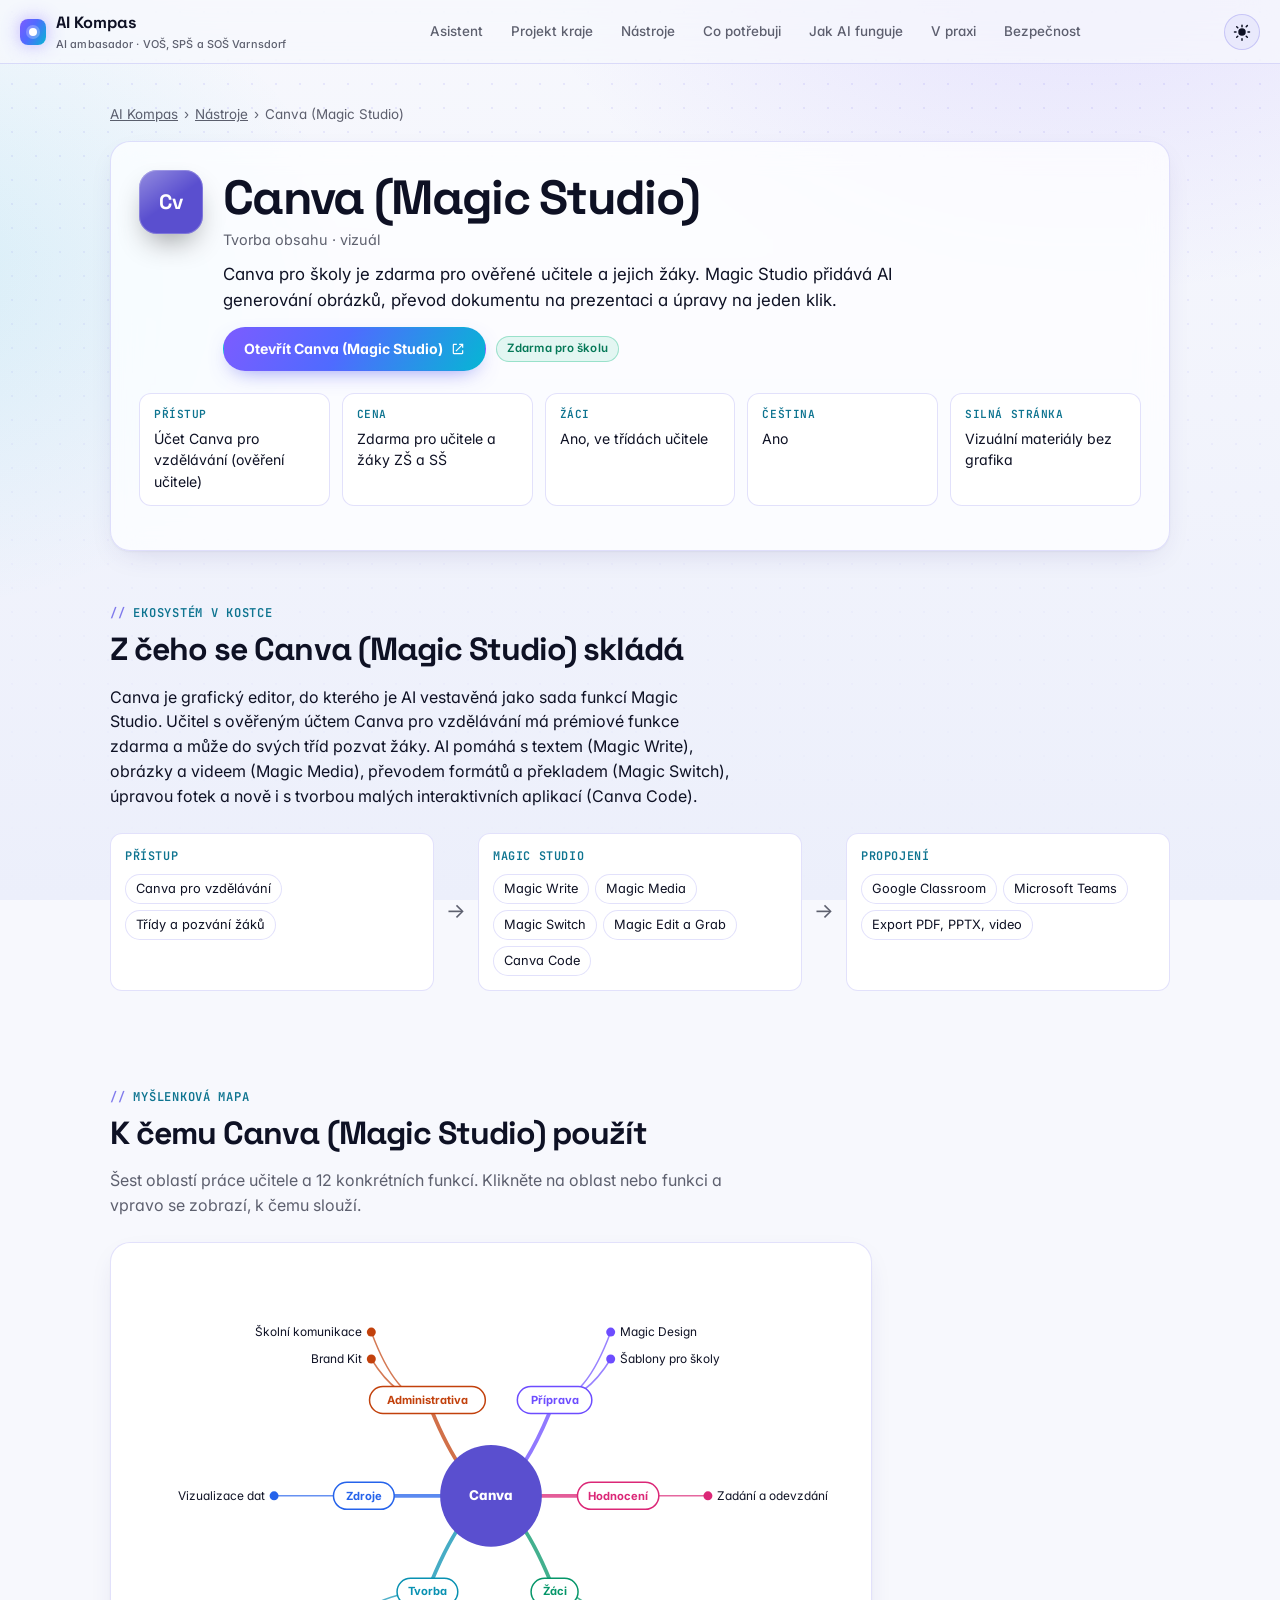
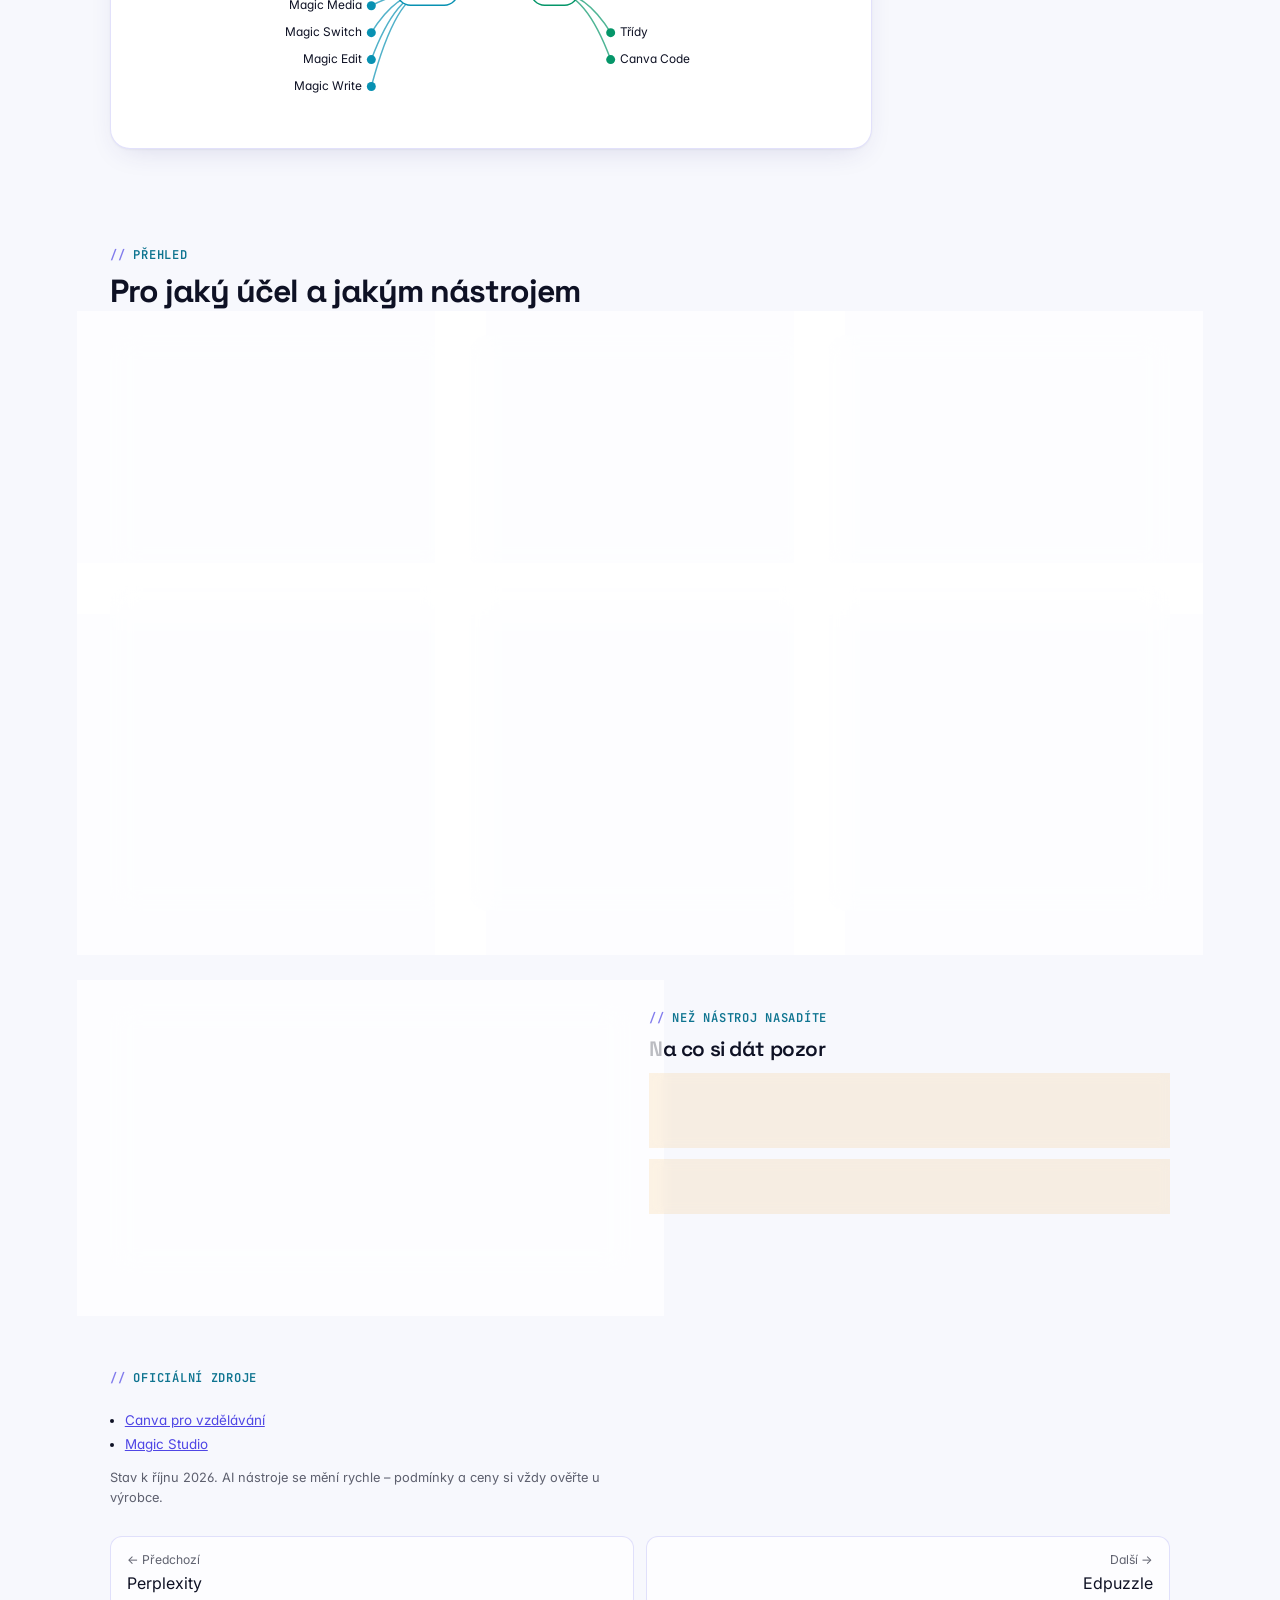
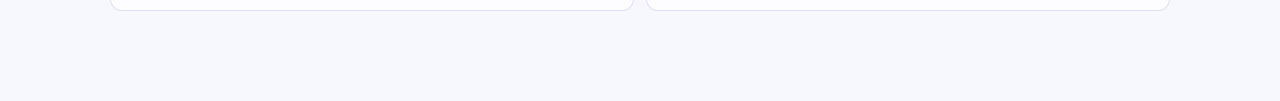
<file: nastroje/canva.html>
<!DOCTYPE html>
<html lang="cs">
<head>
<meta charset="UTF-8">
<meta name="viewport" content="width=device-width, initial-scale=1.0, viewport-fit=cover">
<title>Canva (Magic Studio) · AI Kompas</title>
<link rel="preconnect" href="https://fonts.googleapis.com">
<link rel="preconnect" href="https://fonts.gstatic.com" crossorigin>
<link href="https://fonts.googleapis.com/css2?family=Inter:wght@400;500;600;700;800&family=Space+Grotesk:wght@500;600;700&family=JetBrains+Mono:wght@400;500;600;700&display=swap" rel="stylesheet">
<link rel="stylesheet" href="../css/style.css">
<script src="../js/theme.js"></script>
</head>
<body data-nastroj="canva">
<div class="topbar">
  <a class="brand" href="../index.html" style="color:inherit;text-decoration:none">
    <span class="dot"></span>
    <span>AI Kompas<br><small>AI ambasador · VOŠ, SPŠ a SOŠ Varnsdorf</small></span>
  </a>
  <nav>
    <a href="../index.html#asistent">Asistent</a>
    <a href="../index.html#projekt">Projekt kraje</a>
    <a href="../index.html#nastroje">Nástroje</a>
    <a href="../index.html#vyber">Co potřebuji</a>
    <a href="../index.html#princip">Jak AI funguje</a>
    <a href="../index.html#praxe">V praxi</a>
    <a href="../index.html#bezpecnost">Bezpečnost</a>
  </nav>
  <div class="topbar-right">
    <button class="theme-toggle" id="theme-toggle" type="button" aria-label="Přepnout světlý a tmavý režim">
      <svg class="icon-sun" viewBox="0 0 24 24"><path d="M12 17a5 5 0 100-10 5 5 0 000 10zm0-15a1 1 0 011 1v2a1 1 0 11-2 0V3a1 1 0 011-1zm0 18a1 1 0 011 1v2a1 1 0 11-2 0v-2a1 1 0 011-1zM4.22 4.22a1 1 0 011.42 0l1.41 1.41A1 1 0 115.64 7.05L4.22 5.64a1 1 0 010-1.42zm12.73 12.73a1 1 0 011.41 0l1.42 1.41a1 1 0 11-1.42 1.42l-1.41-1.42a1 1 0 010-1.41zM1 12a1 1 0 011-1h2a1 1 0 110 2H2a1 1 0 01-1-1zm18 0a1 1 0 011-1h2a1 1 0 110 2h-2a1 1 0 01-1-1zM4.22 19.78a1 1 0 010-1.41l1.41-1.42a1 1 0 111.42 1.42l-1.42 1.41a1 1 0 01-1.41 0zM16.95 5.64a1 1 0 010-1.42l1.41-1.41a1 1 0 111.42 1.41l-1.42 1.42a1 1 0 01-1.41 0z"/></svg>
      <svg class="icon-moon" viewBox="0 0 24 24"><path d="M21.64 13a1 1 0 00-1.05-.14 8.05 8.05 0 01-3.37.73 8.15 8.15 0 01-8.14-8.14c0-1.2.27-2.35.73-3.37A1 1 0 008.6.14a10.14 10.14 0 1013.23 13.23 1 1 0 00-.19-.37z"/></svg>
    </button>
  </div>
</div>

<main class="page" id="app"></main>

<script src="../js/data.js"></script>
<script src="../js/nastroj.js"></script>
<script src="../js/neural.js"></script>
</body>
</html>
</file>
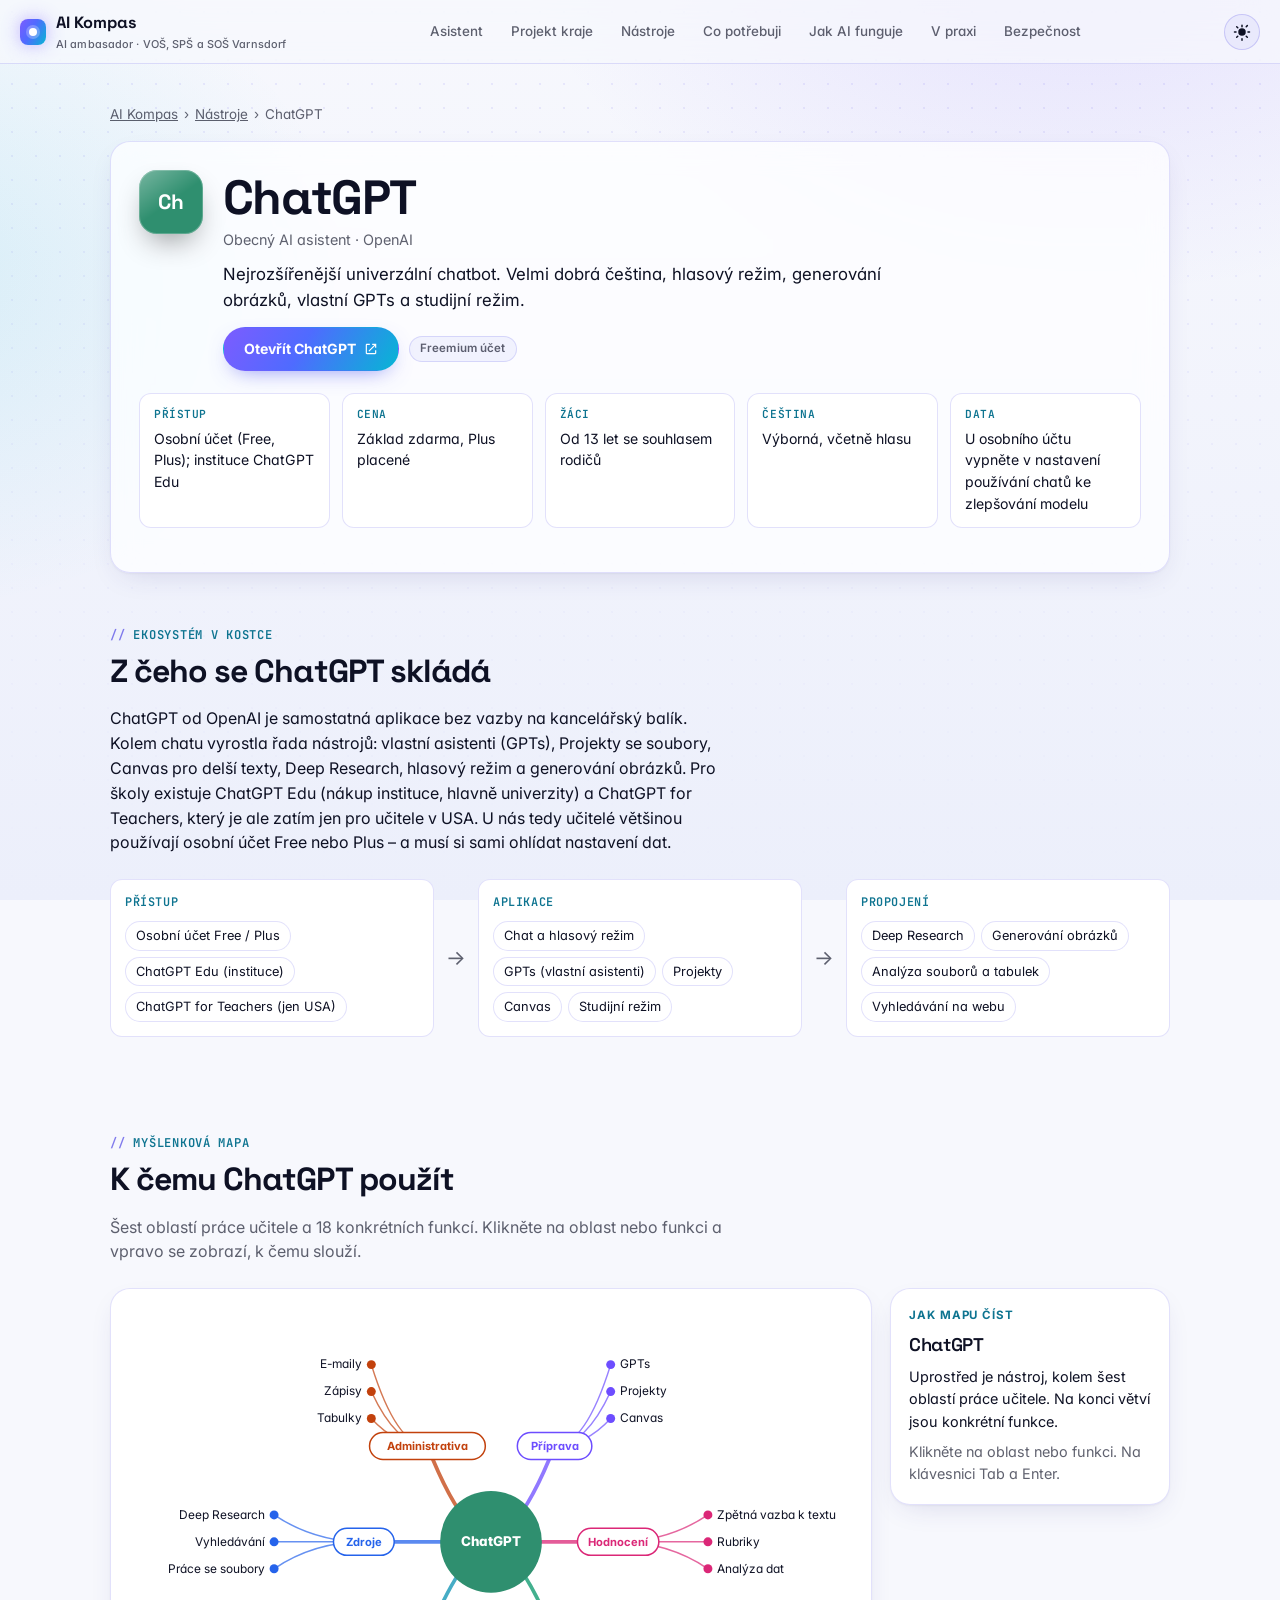
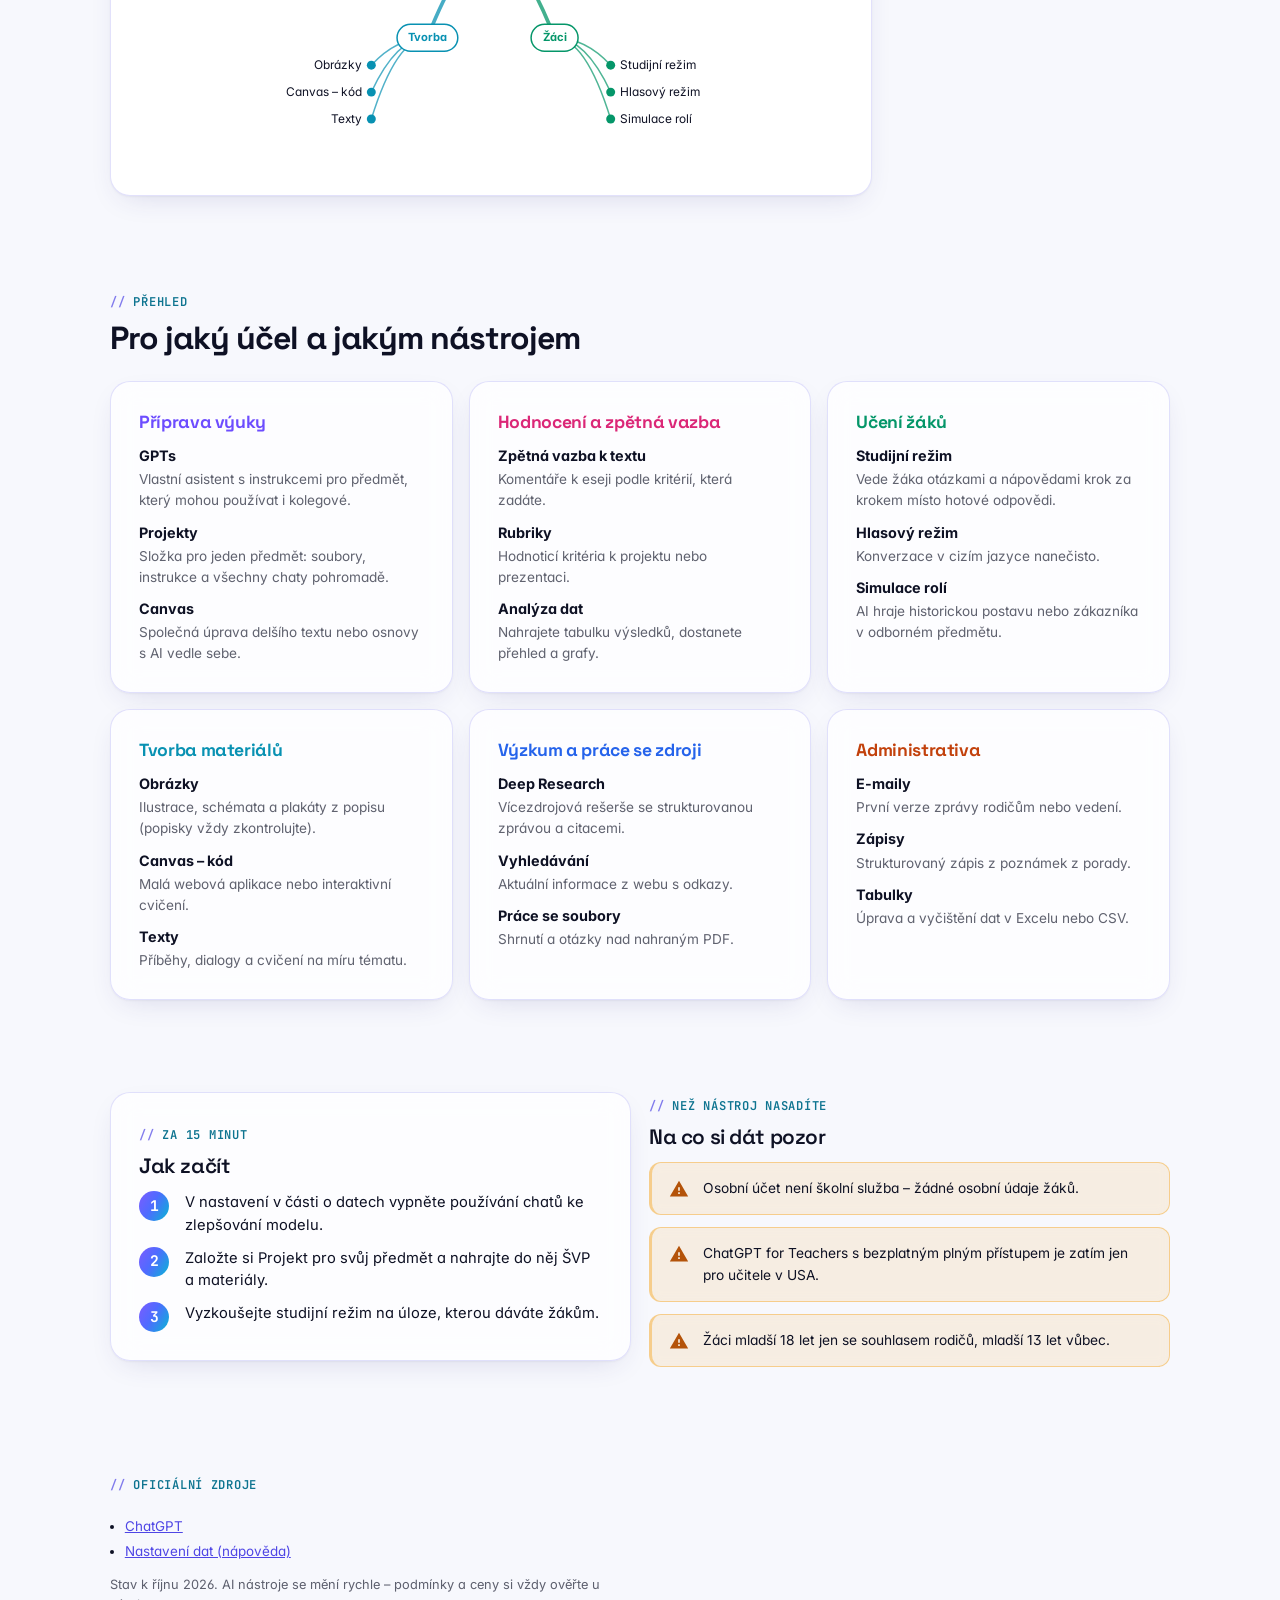
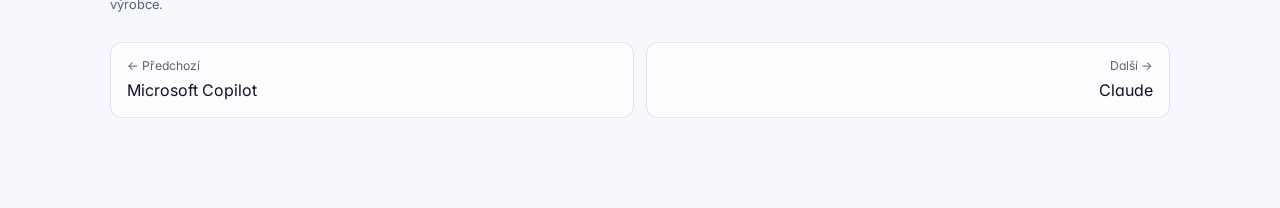
<file: nastroje/chatgpt.html>
<!DOCTYPE html>
<html lang="cs">
<head>
<meta charset="UTF-8">
<meta name="viewport" content="width=device-width, initial-scale=1.0, viewport-fit=cover">
<title>ChatGPT · AI Kompas</title>
<link rel="preconnect" href="https://fonts.googleapis.com">
<link rel="preconnect" href="https://fonts.gstatic.com" crossorigin>
<link href="https://fonts.googleapis.com/css2?family=Inter:wght@400;500;600;700;800&family=Space+Grotesk:wght@500;600;700&family=JetBrains+Mono:wght@400;500;600;700&display=swap" rel="stylesheet">
<link rel="stylesheet" href="../css/style.css">
<script src="../js/theme.js"></script>
</head>
<body data-nastroj="chatgpt">
<div class="topbar">
  <a class="brand" href="../index.html" style="color:inherit;text-decoration:none">
    <span class="dot"></span>
    <span>AI Kompas<br><small>AI ambasador · VOŠ, SPŠ a SOŠ Varnsdorf</small></span>
  </a>
  <nav>
    <a href="../index.html#asistent">Asistent</a>
    <a href="../index.html#projekt">Projekt kraje</a>
    <a href="../index.html#nastroje">Nástroje</a>
    <a href="../index.html#vyber">Co potřebuji</a>
    <a href="../index.html#princip">Jak AI funguje</a>
    <a href="../index.html#praxe">V praxi</a>
    <a href="../index.html#bezpecnost">Bezpečnost</a>
  </nav>
  <div class="topbar-right">
    <button class="theme-toggle" id="theme-toggle" type="button" aria-label="Přepnout světlý a tmavý režim">
      <svg class="icon-sun" viewBox="0 0 24 24"><path d="M12 17a5 5 0 100-10 5 5 0 000 10zm0-15a1 1 0 011 1v2a1 1 0 11-2 0V3a1 1 0 011-1zm0 18a1 1 0 011 1v2a1 1 0 11-2 0v-2a1 1 0 011-1zM4.22 4.22a1 1 0 011.42 0l1.41 1.41A1 1 0 115.64 7.05L4.22 5.64a1 1 0 010-1.42zm12.73 12.73a1 1 0 011.41 0l1.42 1.41a1 1 0 11-1.42 1.42l-1.41-1.42a1 1 0 010-1.41zM1 12a1 1 0 011-1h2a1 1 0 110 2H2a1 1 0 01-1-1zm18 0a1 1 0 011-1h2a1 1 0 110 2h-2a1 1 0 01-1-1zM4.22 19.78a1 1 0 010-1.41l1.41-1.42a1 1 0 111.42 1.42l-1.42 1.41a1 1 0 01-1.41 0zM16.95 5.64a1 1 0 010-1.42l1.41-1.41a1 1 0 111.42 1.41l-1.42 1.42a1 1 0 01-1.41 0z"/></svg>
      <svg class="icon-moon" viewBox="0 0 24 24"><path d="M21.64 13a1 1 0 00-1.05-.14 8.05 8.05 0 01-3.37.73 8.15 8.15 0 01-8.14-8.14c0-1.2.27-2.35.73-3.37A1 1 0 008.6.14a10.14 10.14 0 1013.23 13.23 1 1 0 00-.19-.37z"/></svg>
    </button>
  </div>
</div>

<main class="page" id="app"></main>

<script src="../js/data.js"></script>
<script src="../js/nastroj.js"></script>
<script src="../js/neural.js"></script>
</body>
</html>
</file>
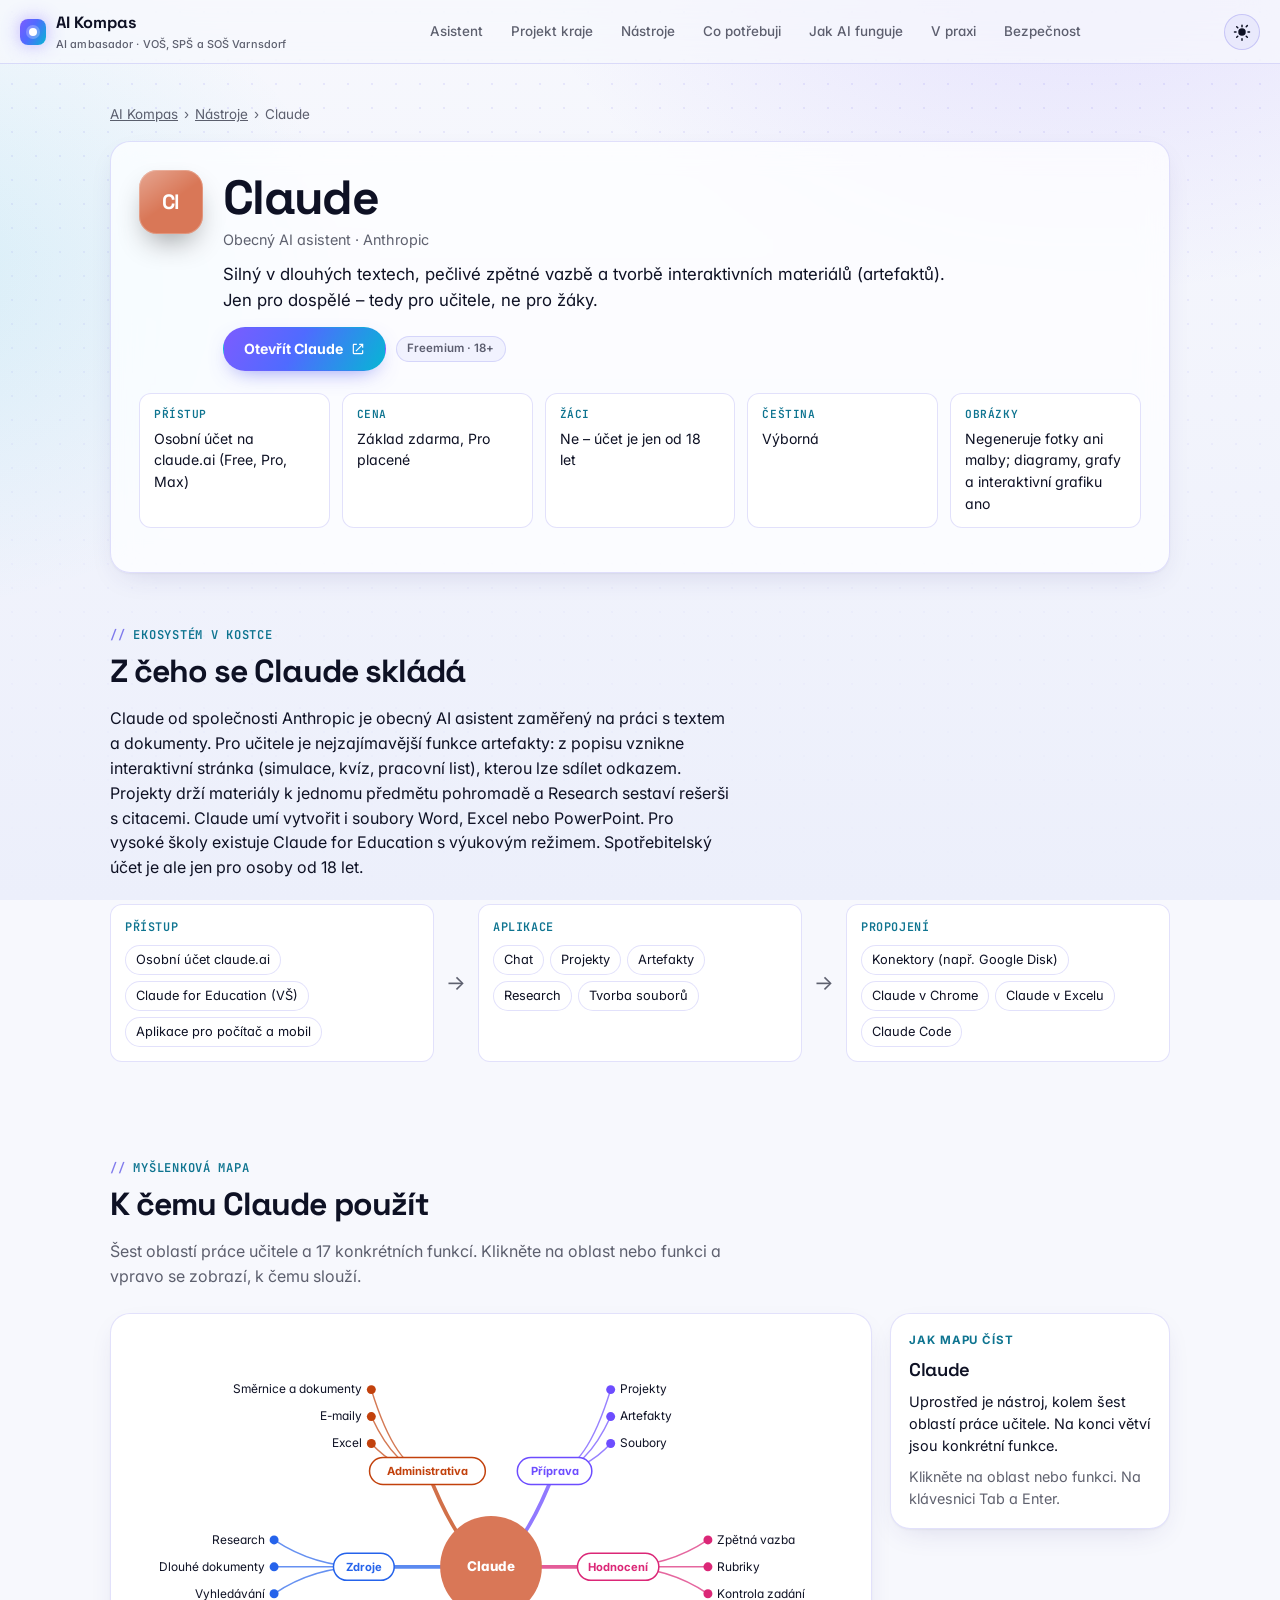
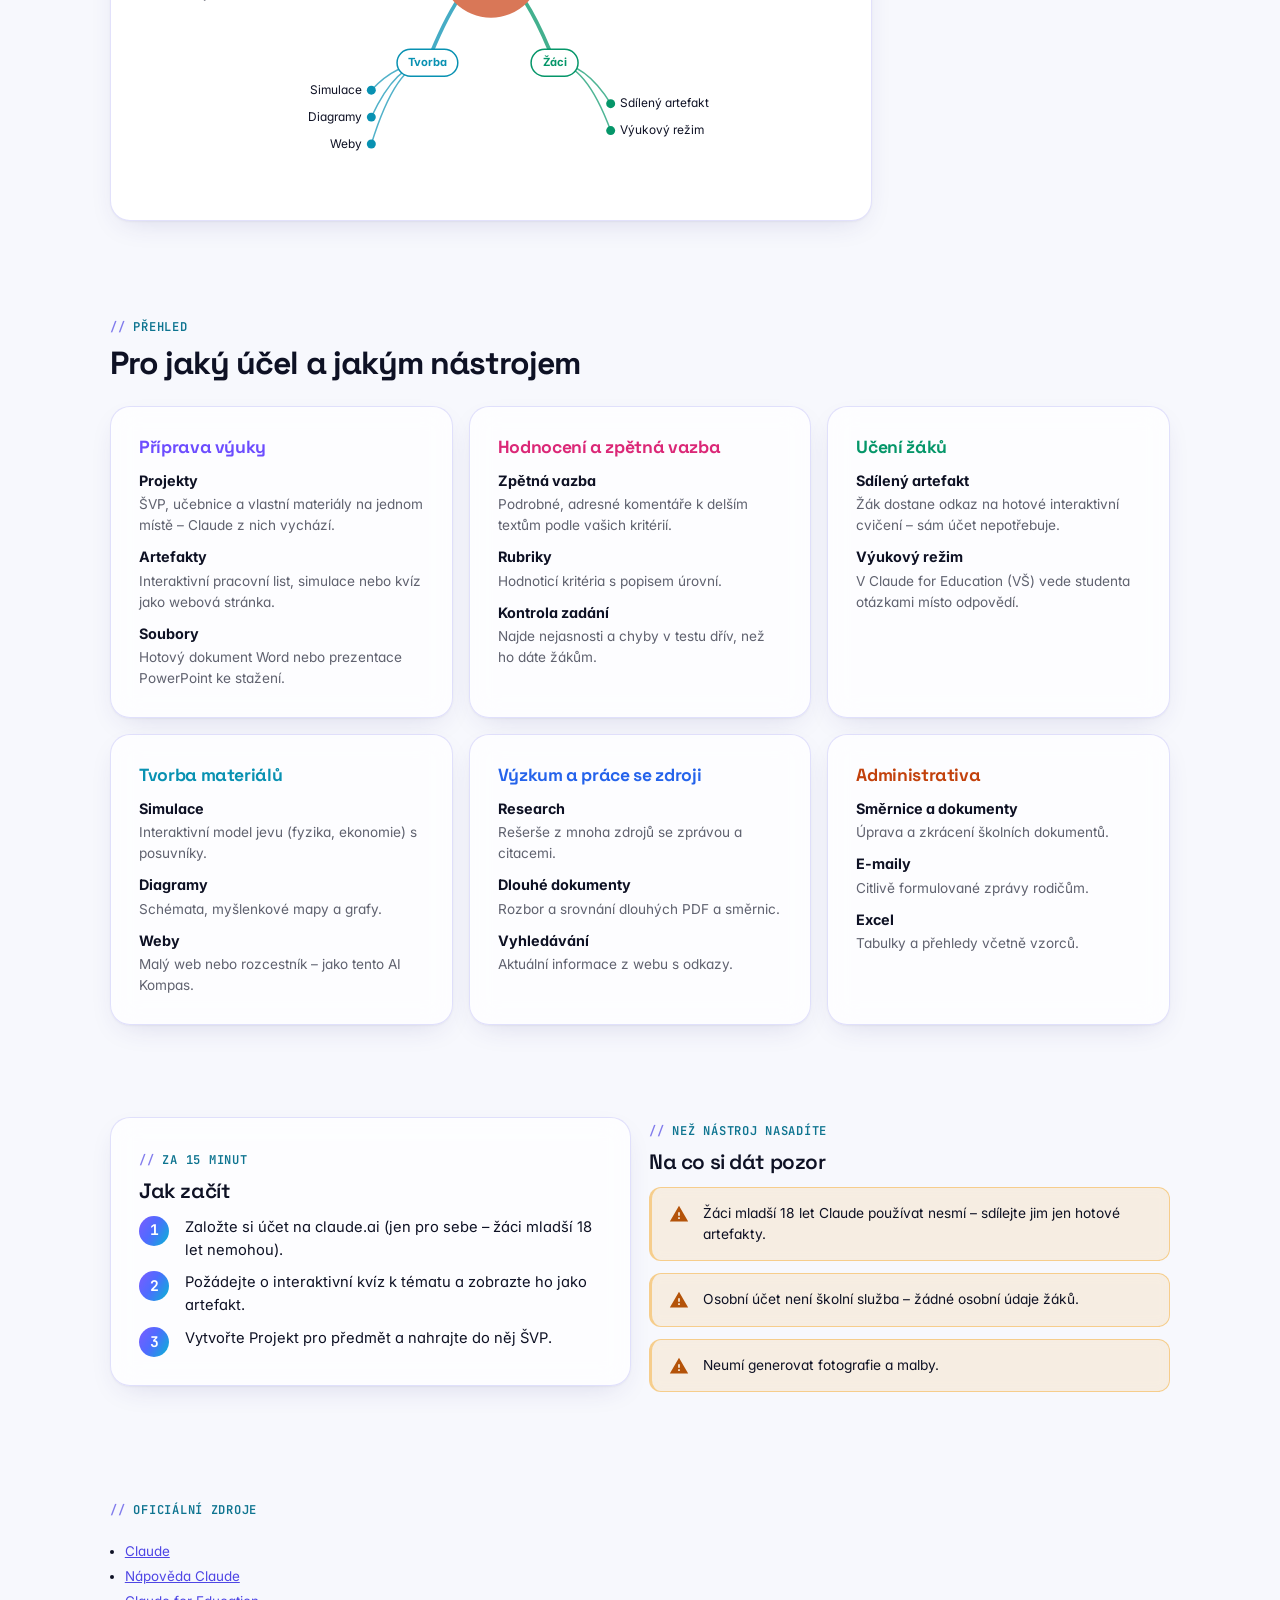
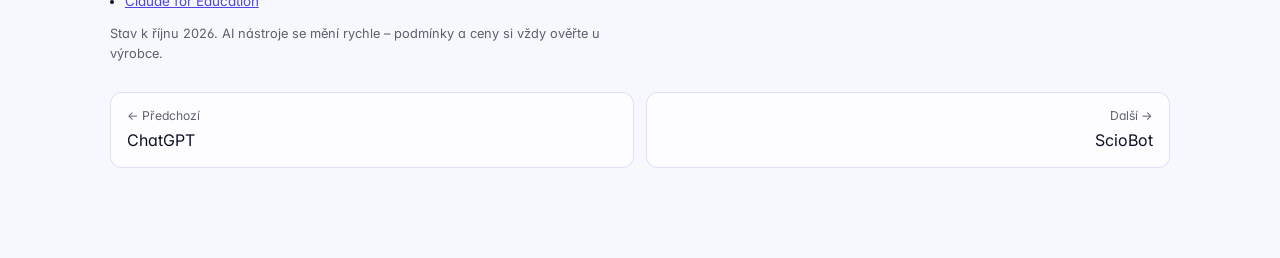
<file: nastroje/claude.html>
<!DOCTYPE html>
<html lang="cs">
<head>
<meta charset="UTF-8">
<meta name="viewport" content="width=device-width, initial-scale=1.0, viewport-fit=cover">
<title>Claude · AI Kompas</title>
<link rel="preconnect" href="https://fonts.googleapis.com">
<link rel="preconnect" href="https://fonts.gstatic.com" crossorigin>
<link href="https://fonts.googleapis.com/css2?family=Inter:wght@400;500;600;700;800&family=Space+Grotesk:wght@500;600;700&family=JetBrains+Mono:wght@400;500;600;700&display=swap" rel="stylesheet">
<link rel="stylesheet" href="../css/style.css">
<script src="../js/theme.js"></script>
</head>
<body data-nastroj="claude">
<div class="topbar">
  <a class="brand" href="../index.html" style="color:inherit;text-decoration:none">
    <span class="dot"></span>
    <span>AI Kompas<br><small>AI ambasador · VOŠ, SPŠ a SOŠ Varnsdorf</small></span>
  </a>
  <nav>
    <a href="../index.html#asistent">Asistent</a>
    <a href="../index.html#projekt">Projekt kraje</a>
    <a href="../index.html#nastroje">Nástroje</a>
    <a href="../index.html#vyber">Co potřebuji</a>
    <a href="../index.html#princip">Jak AI funguje</a>
    <a href="../index.html#praxe">V praxi</a>
    <a href="../index.html#bezpecnost">Bezpečnost</a>
  </nav>
  <div class="topbar-right">
    <button class="theme-toggle" id="theme-toggle" type="button" aria-label="Přepnout světlý a tmavý režim">
      <svg class="icon-sun" viewBox="0 0 24 24"><path d="M12 17a5 5 0 100-10 5 5 0 000 10zm0-15a1 1 0 011 1v2a1 1 0 11-2 0V3a1 1 0 011-1zm0 18a1 1 0 011 1v2a1 1 0 11-2 0v-2a1 1 0 011-1zM4.22 4.22a1 1 0 011.42 0l1.41 1.41A1 1 0 115.64 7.05L4.22 5.64a1 1 0 010-1.42zm12.73 12.73a1 1 0 011.41 0l1.42 1.41a1 1 0 11-1.42 1.42l-1.41-1.42a1 1 0 010-1.41zM1 12a1 1 0 011-1h2a1 1 0 110 2H2a1 1 0 01-1-1zm18 0a1 1 0 011-1h2a1 1 0 110 2h-2a1 1 0 01-1-1zM4.22 19.78a1 1 0 010-1.41l1.41-1.42a1 1 0 111.42 1.42l-1.42 1.41a1 1 0 01-1.41 0zM16.95 5.64a1 1 0 010-1.42l1.41-1.41a1 1 0 111.42 1.41l-1.42 1.42a1 1 0 01-1.41 0z"/></svg>
      <svg class="icon-moon" viewBox="0 0 24 24"><path d="M21.64 13a1 1 0 00-1.05-.14 8.05 8.05 0 01-3.37.73 8.15 8.15 0 01-8.14-8.14c0-1.2.27-2.35.73-3.37A1 1 0 008.6.14a10.14 10.14 0 1013.23 13.23 1 1 0 00-.19-.37z"/></svg>
    </button>
  </div>
</div>

<main class="page" id="app"></main>

<script src="../js/data.js"></script>
<script src="../js/nastroj.js"></script>
<script src="../js/neural.js"></script>
</body>
</html>
</file>
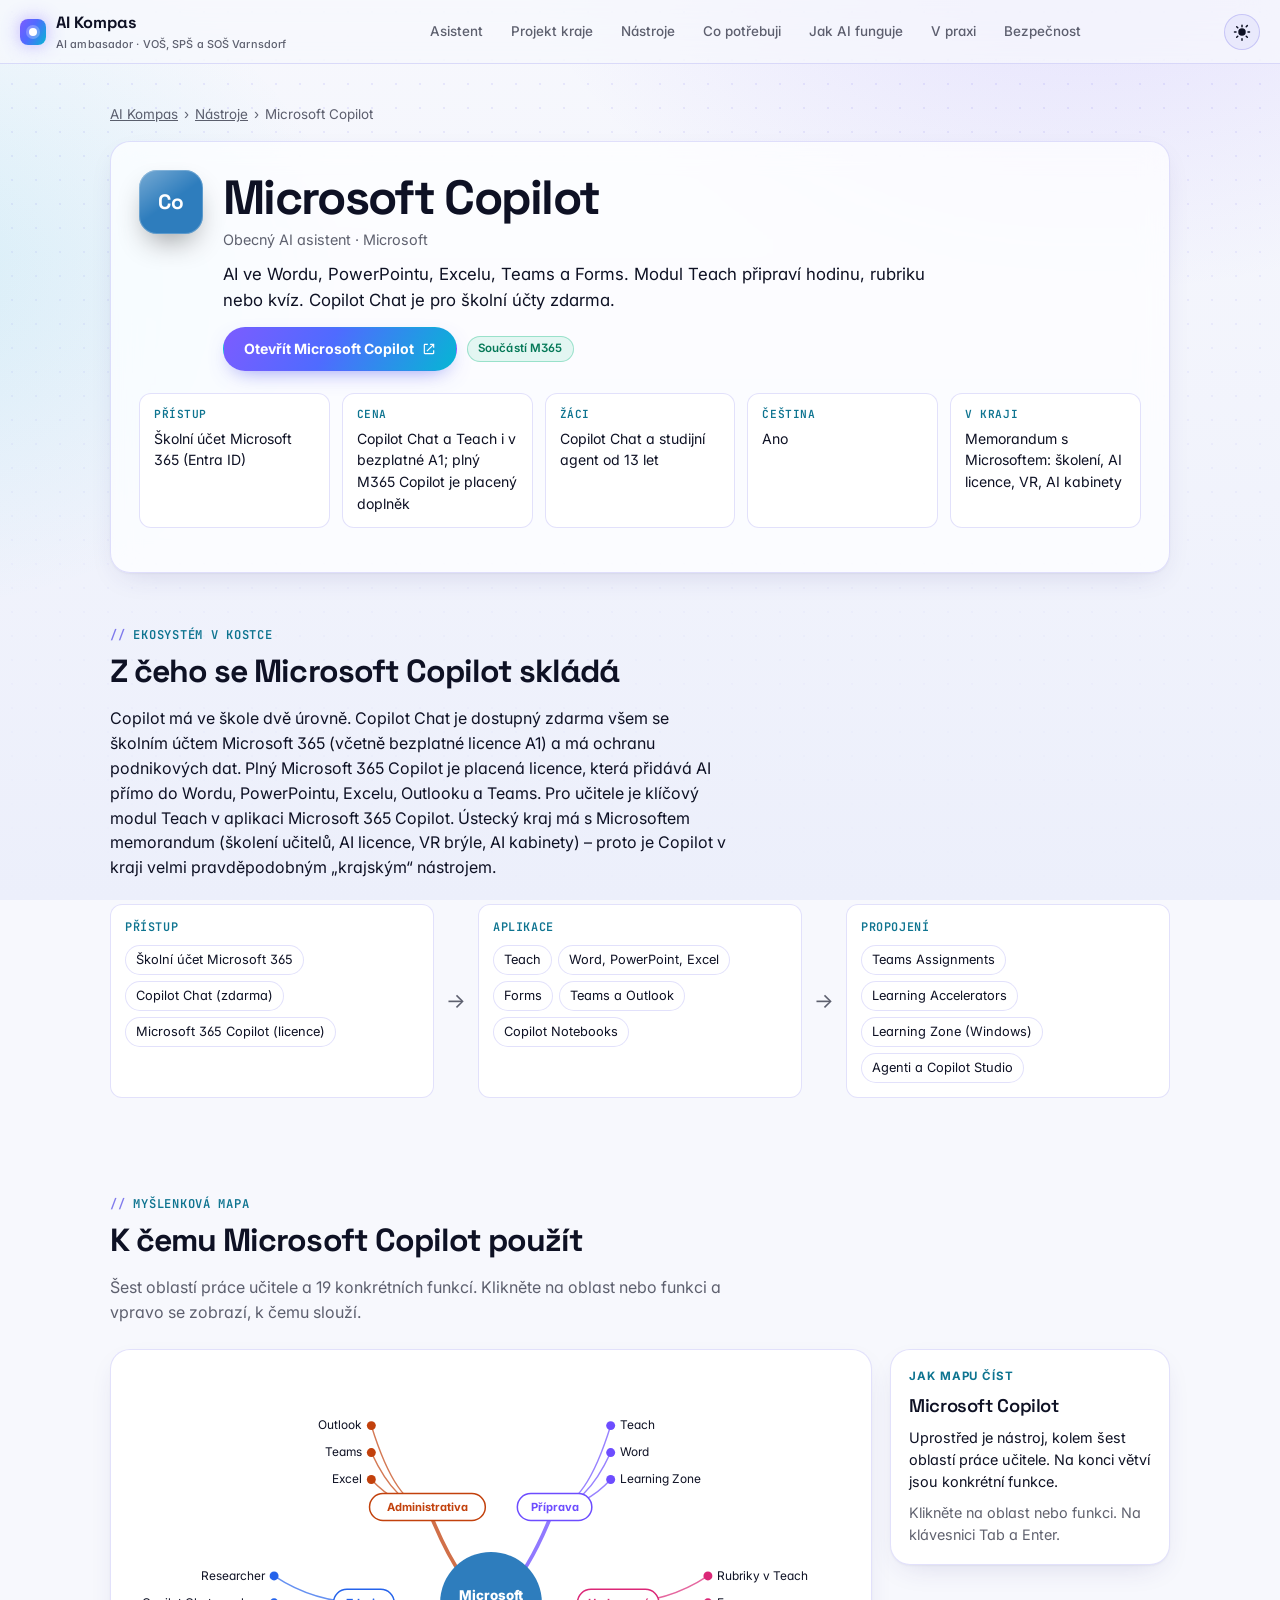
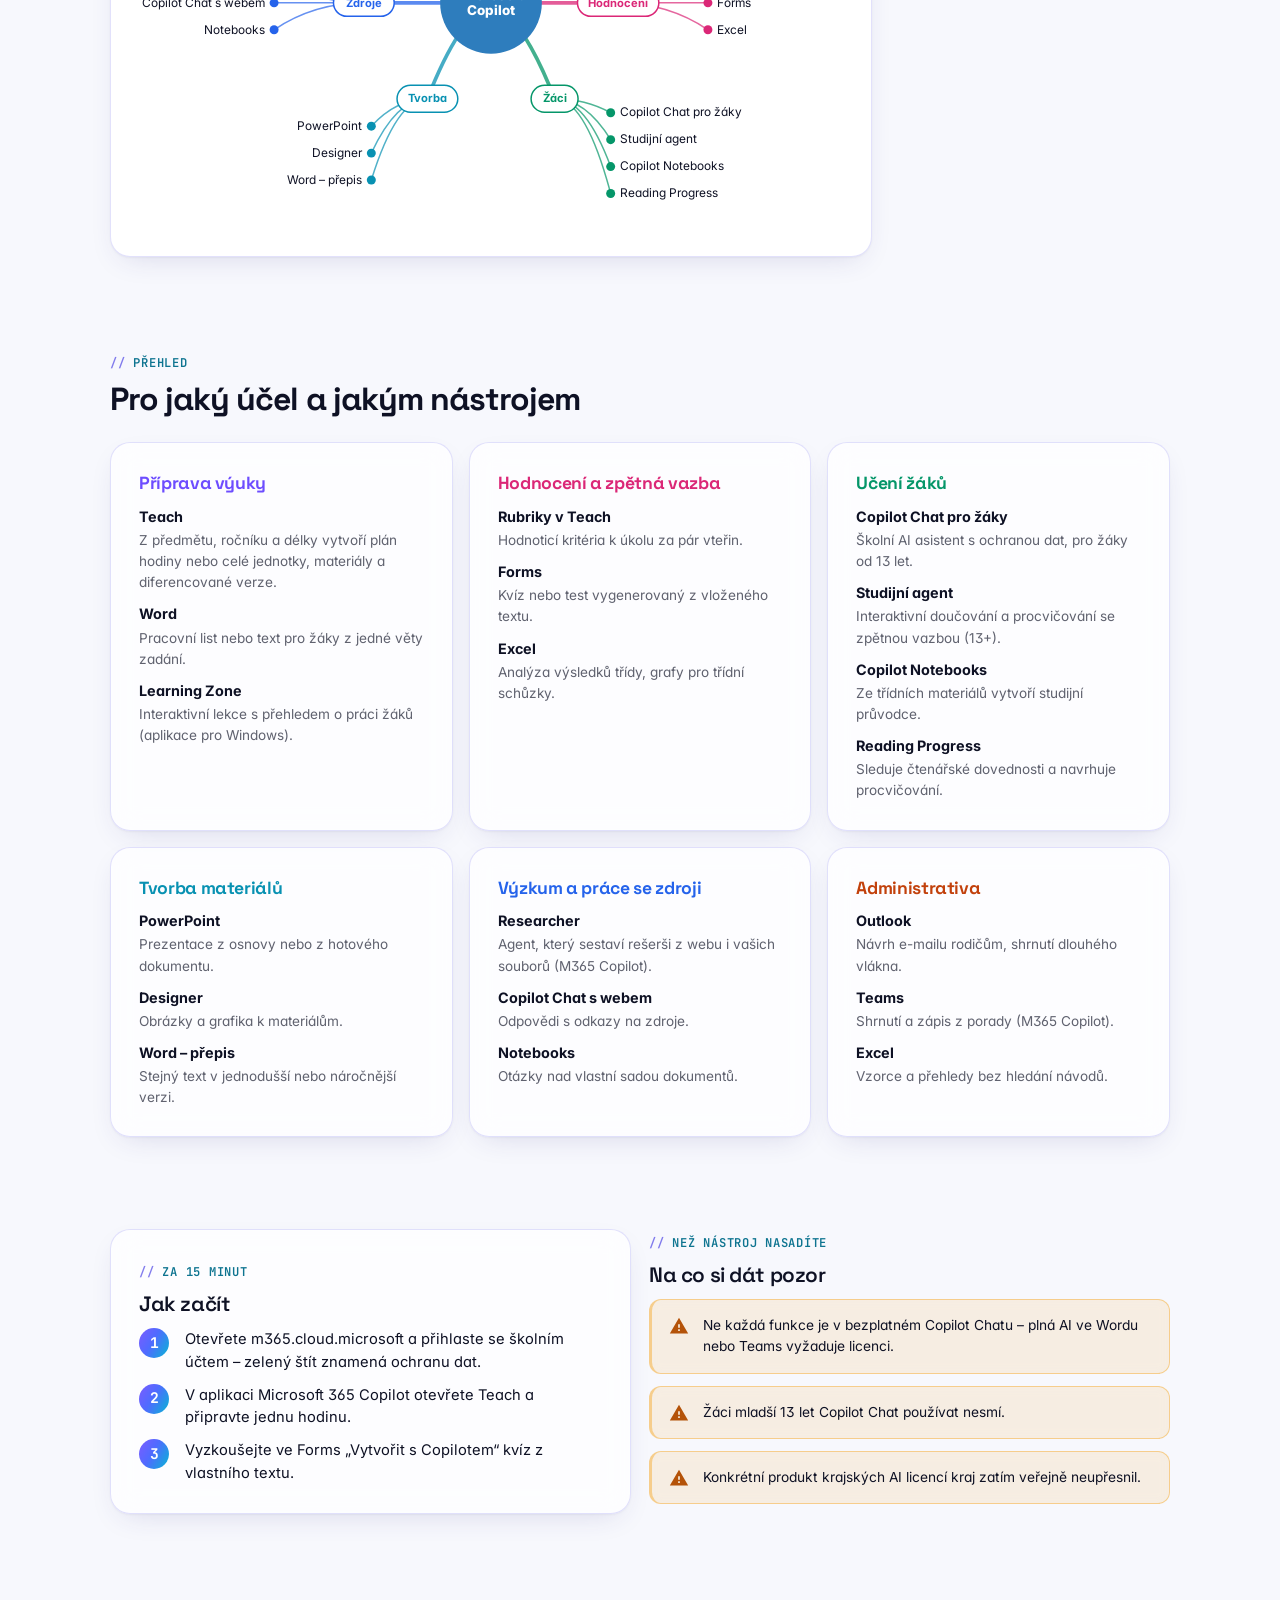
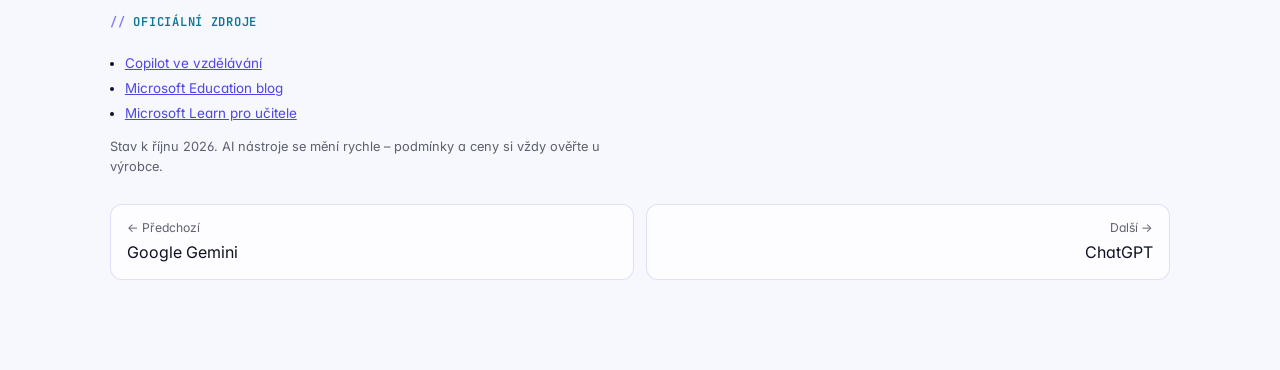
<file: nastroje/copilot.html>
<!DOCTYPE html>
<html lang="cs">
<head>
<meta charset="UTF-8">
<meta name="viewport" content="width=device-width, initial-scale=1.0, viewport-fit=cover">
<title>Microsoft Copilot · AI Kompas</title>
<link rel="preconnect" href="https://fonts.googleapis.com">
<link rel="preconnect" href="https://fonts.gstatic.com" crossorigin>
<link href="https://fonts.googleapis.com/css2?family=Inter:wght@400;500;600;700;800&family=Space+Grotesk:wght@500;600;700&family=JetBrains+Mono:wght@400;500;600;700&display=swap" rel="stylesheet">
<link rel="stylesheet" href="../css/style.css">
<script src="../js/theme.js"></script>
</head>
<body data-nastroj="copilot">
<div class="topbar">
  <a class="brand" href="../index.html" style="color:inherit;text-decoration:none">
    <span class="dot"></span>
    <span>AI Kompas<br><small>AI ambasador · VOŠ, SPŠ a SOŠ Varnsdorf</small></span>
  </a>
  <nav>
    <a href="../index.html#asistent">Asistent</a>
    <a href="../index.html#projekt">Projekt kraje</a>
    <a href="../index.html#nastroje">Nástroje</a>
    <a href="../index.html#vyber">Co potřebuji</a>
    <a href="../index.html#princip">Jak AI funguje</a>
    <a href="../index.html#praxe">V praxi</a>
    <a href="../index.html#bezpecnost">Bezpečnost</a>
  </nav>
  <div class="topbar-right">
    <button class="theme-toggle" id="theme-toggle" type="button" aria-label="Přepnout světlý a tmavý režim">
      <svg class="icon-sun" viewBox="0 0 24 24"><path d="M12 17a5 5 0 100-10 5 5 0 000 10zm0-15a1 1 0 011 1v2a1 1 0 11-2 0V3a1 1 0 011-1zm0 18a1 1 0 011 1v2a1 1 0 11-2 0v-2a1 1 0 011-1zM4.22 4.22a1 1 0 011.42 0l1.41 1.41A1 1 0 115.64 7.05L4.22 5.64a1 1 0 010-1.42zm12.73 12.73a1 1 0 011.41 0l1.42 1.41a1 1 0 11-1.42 1.42l-1.41-1.42a1 1 0 010-1.41zM1 12a1 1 0 011-1h2a1 1 0 110 2H2a1 1 0 01-1-1zm18 0a1 1 0 011-1h2a1 1 0 110 2h-2a1 1 0 01-1-1zM4.22 19.78a1 1 0 010-1.41l1.41-1.42a1 1 0 111.42 1.42l-1.42 1.41a1 1 0 01-1.41 0zM16.95 5.64a1 1 0 010-1.42l1.41-1.41a1 1 0 111.42 1.41l-1.42 1.42a1 1 0 01-1.41 0z"/></svg>
      <svg class="icon-moon" viewBox="0 0 24 24"><path d="M21.64 13a1 1 0 00-1.05-.14 8.05 8.05 0 01-3.37.73 8.15 8.15 0 01-8.14-8.14c0-1.2.27-2.35.73-3.37A1 1 0 008.6.14a10.14 10.14 0 1013.23 13.23 1 1 0 00-.19-.37z"/></svg>
    </button>
  </div>
</div>

<main class="page" id="app"></main>

<script src="../js/data.js"></script>
<script src="../js/nastroj.js"></script>
<script src="../js/neural.js"></script>
</body>
</html>
</file>
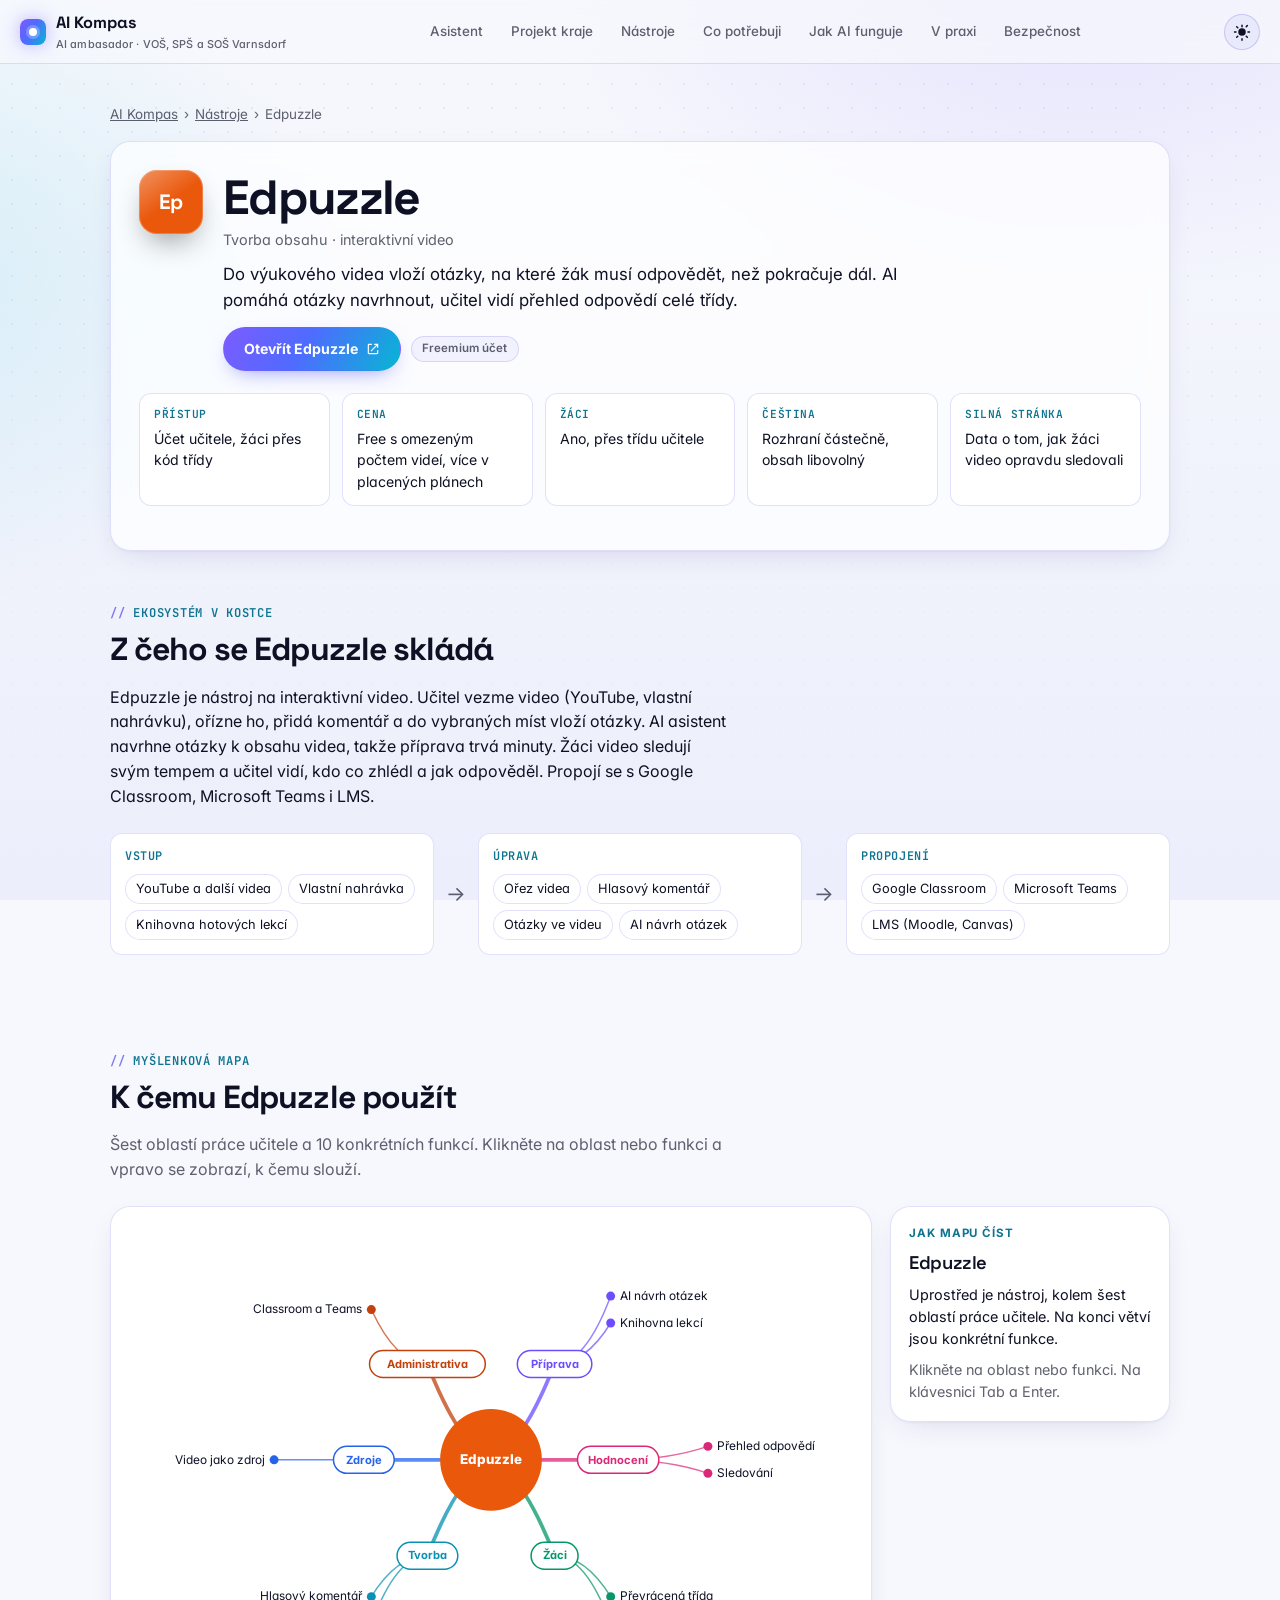
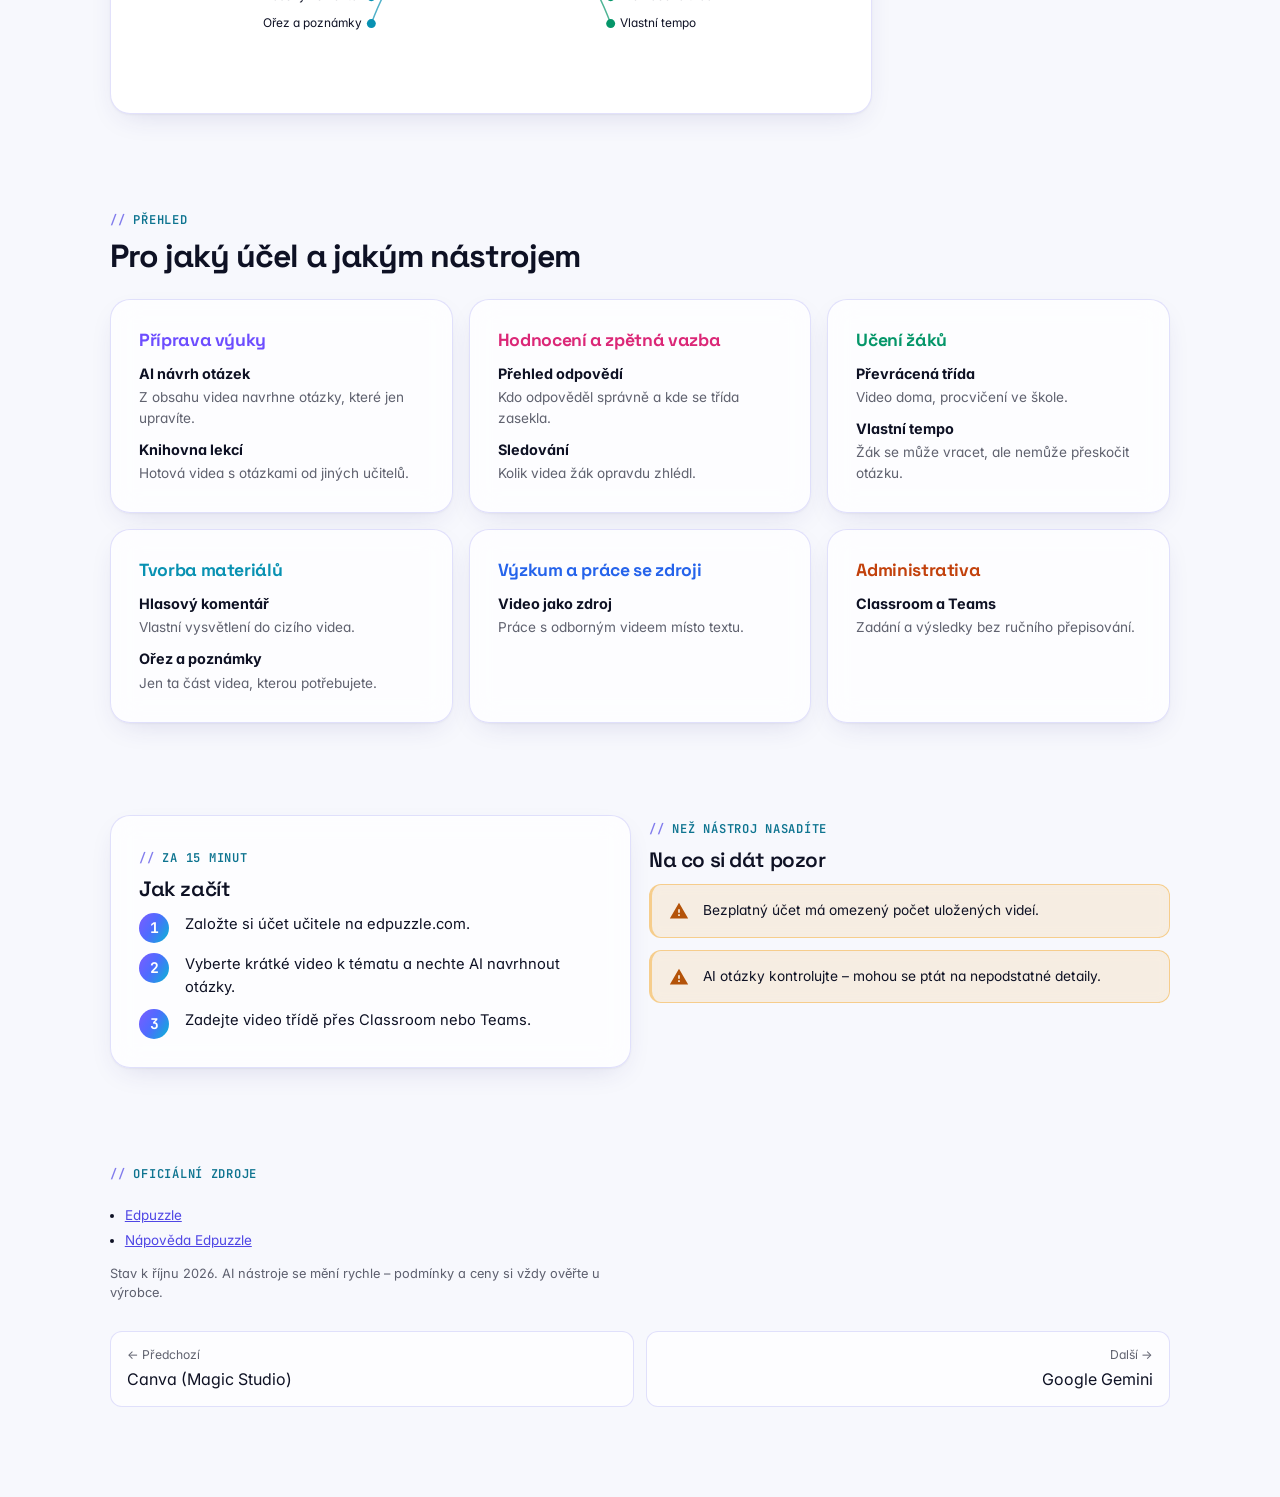
<file: nastroje/edpuzzle.html>
<!DOCTYPE html>
<html lang="cs">
<head>
<meta charset="UTF-8">
<meta name="viewport" content="width=device-width, initial-scale=1.0, viewport-fit=cover">
<title>Edpuzzle · AI Kompas</title>
<link rel="preconnect" href="https://fonts.googleapis.com">
<link rel="preconnect" href="https://fonts.gstatic.com" crossorigin>
<link href="https://fonts.googleapis.com/css2?family=Inter:wght@400;500;600;700;800&family=Space+Grotesk:wght@500;600;700&family=JetBrains+Mono:wght@400;500;600;700&display=swap" rel="stylesheet">
<link rel="stylesheet" href="../css/style.css">
<script src="../js/theme.js"></script>
</head>
<body data-nastroj="edpuzzle">
<div class="topbar">
  <a class="brand" href="../index.html" style="color:inherit;text-decoration:none">
    <span class="dot"></span>
    <span>AI Kompas<br><small>AI ambasador · VOŠ, SPŠ a SOŠ Varnsdorf</small></span>
  </a>
  <nav>
    <a href="../index.html#asistent">Asistent</a>
    <a href="../index.html#projekt">Projekt kraje</a>
    <a href="../index.html#nastroje">Nástroje</a>
    <a href="../index.html#vyber">Co potřebuji</a>
    <a href="../index.html#princip">Jak AI funguje</a>
    <a href="../index.html#praxe">V praxi</a>
    <a href="../index.html#bezpecnost">Bezpečnost</a>
  </nav>
  <div class="topbar-right">
    <button class="theme-toggle" id="theme-toggle" type="button" aria-label="Přepnout světlý a tmavý režim">
      <svg class="icon-sun" viewBox="0 0 24 24"><path d="M12 17a5 5 0 100-10 5 5 0 000 10zm0-15a1 1 0 011 1v2a1 1 0 11-2 0V3a1 1 0 011-1zm0 18a1 1 0 011 1v2a1 1 0 11-2 0v-2a1 1 0 011-1zM4.22 4.22a1 1 0 011.42 0l1.41 1.41A1 1 0 115.64 7.05L4.22 5.64a1 1 0 010-1.42zm12.73 12.73a1 1 0 011.41 0l1.42 1.41a1 1 0 11-1.42 1.42l-1.41-1.42a1 1 0 010-1.41zM1 12a1 1 0 011-1h2a1 1 0 110 2H2a1 1 0 01-1-1zm18 0a1 1 0 011-1h2a1 1 0 110 2h-2a1 1 0 01-1-1zM4.22 19.78a1 1 0 010-1.41l1.41-1.42a1 1 0 111.42 1.42l-1.42 1.41a1 1 0 01-1.41 0zM16.95 5.64a1 1 0 010-1.42l1.41-1.41a1 1 0 111.42 1.41l-1.42 1.42a1 1 0 01-1.41 0z"/></svg>
      <svg class="icon-moon" viewBox="0 0 24 24"><path d="M21.64 13a1 1 0 00-1.05-.14 8.05 8.05 0 01-3.37.73 8.15 8.15 0 01-8.14-8.14c0-1.2.27-2.35.73-3.37A1 1 0 008.6.14a10.14 10.14 0 1013.23 13.23 1 1 0 00-.19-.37z"/></svg>
    </button>
  </div>
</div>

<main class="page" id="app"></main>

<script src="../js/data.js"></script>
<script src="../js/nastroj.js"></script>
<script src="../js/neural.js"></script>
</body>
</html>
</file>
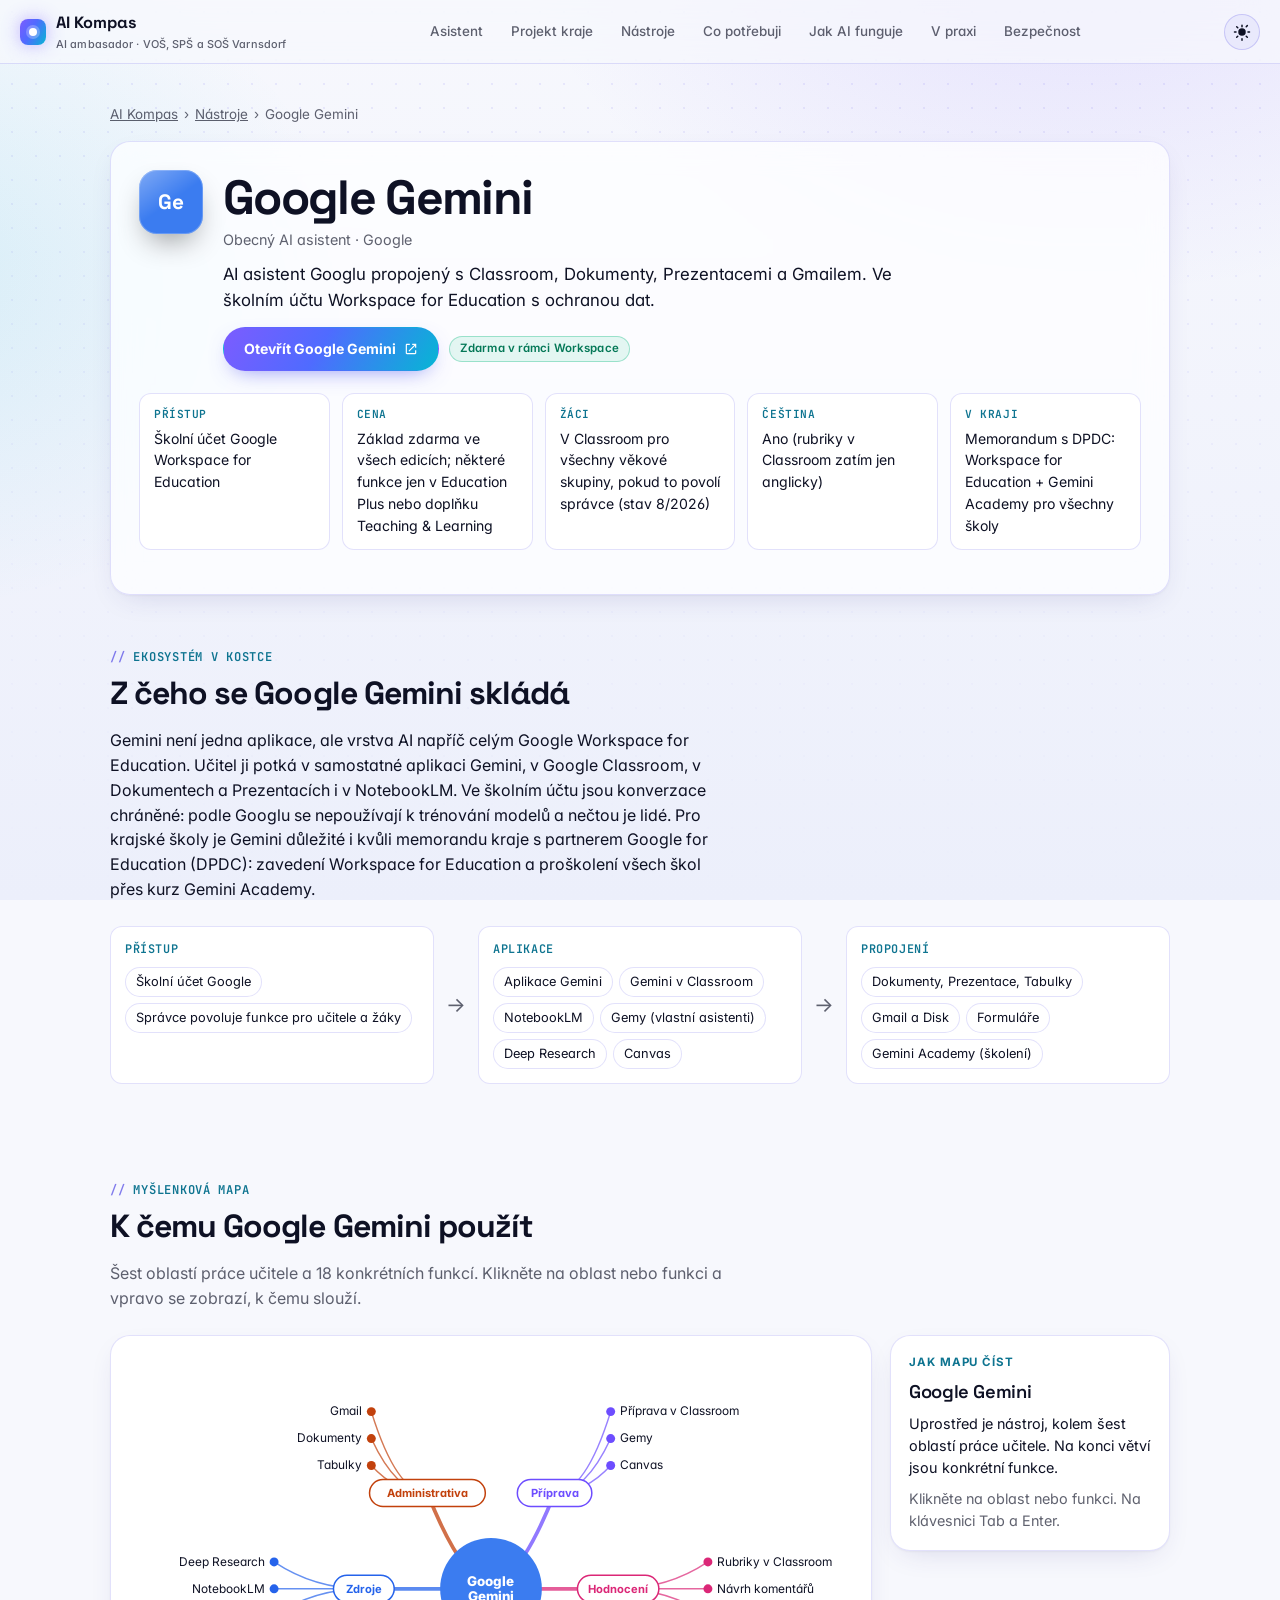
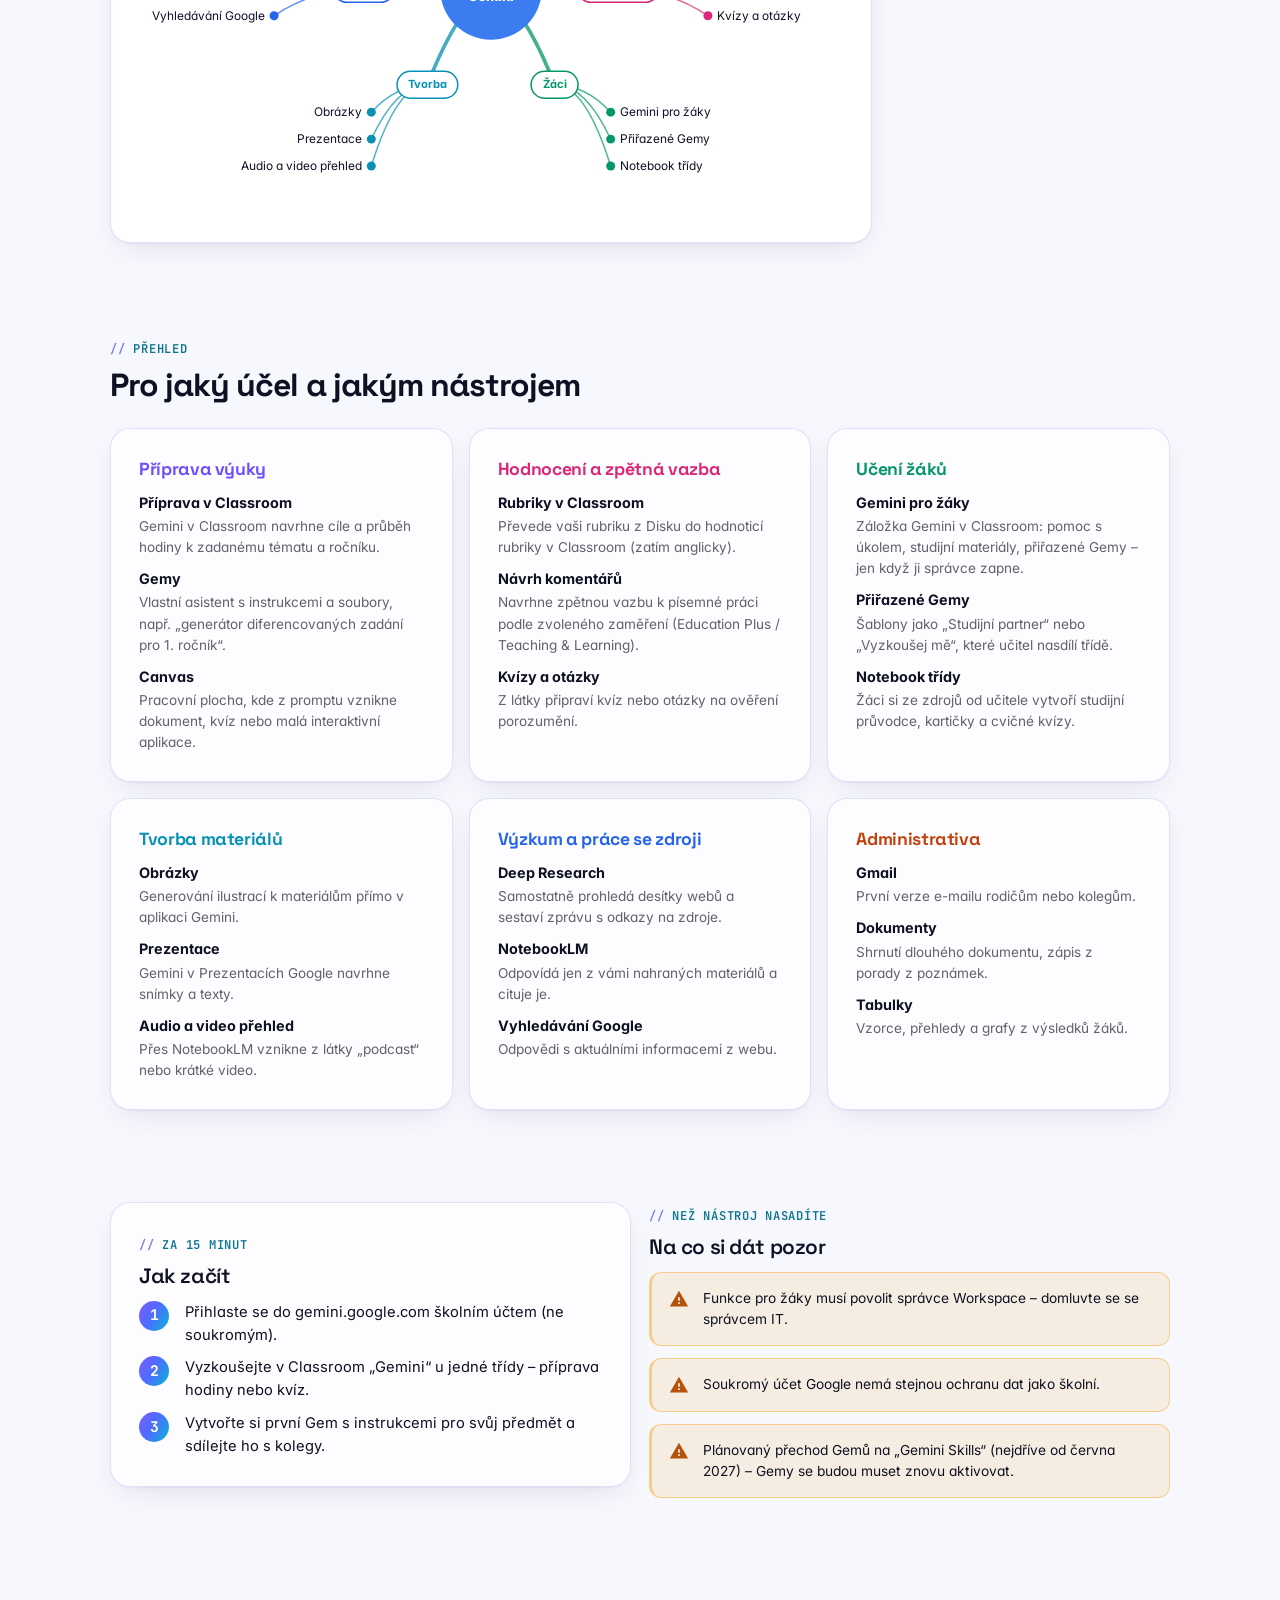
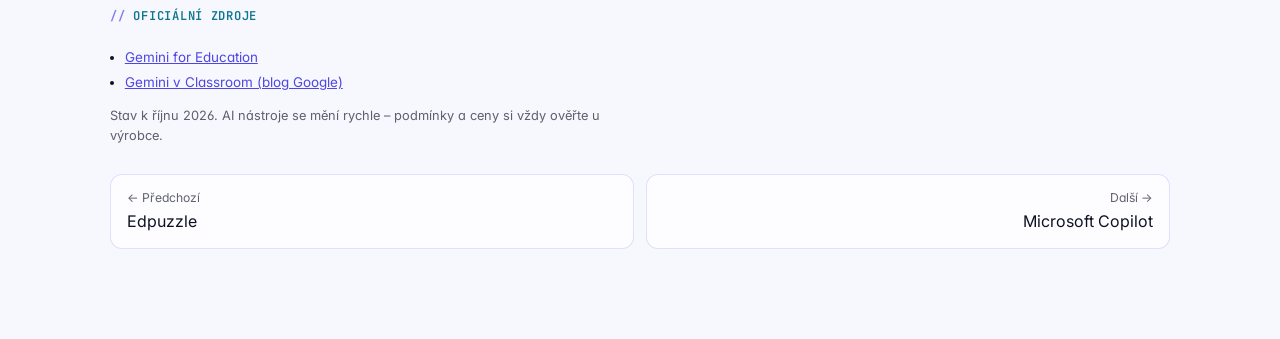
<file: nastroje/gemini.html>
<!DOCTYPE html>
<html lang="cs">
<head>
<meta charset="UTF-8">
<meta name="viewport" content="width=device-width, initial-scale=1.0, viewport-fit=cover">
<title>Google Gemini · AI Kompas</title>
<link rel="preconnect" href="https://fonts.googleapis.com">
<link rel="preconnect" href="https://fonts.gstatic.com" crossorigin>
<link href="https://fonts.googleapis.com/css2?family=Inter:wght@400;500;600;700;800&family=Space+Grotesk:wght@500;600;700&family=JetBrains+Mono:wght@400;500;600;700&display=swap" rel="stylesheet">
<link rel="stylesheet" href="../css/style.css">
<script src="../js/theme.js"></script>
</head>
<body data-nastroj="gemini">
<div class="topbar">
  <a class="brand" href="../index.html" style="color:inherit;text-decoration:none">
    <span class="dot"></span>
    <span>AI Kompas<br><small>AI ambasador · VOŠ, SPŠ a SOŠ Varnsdorf</small></span>
  </a>
  <nav>
    <a href="../index.html#asistent">Asistent</a>
    <a href="../index.html#projekt">Projekt kraje</a>
    <a href="../index.html#nastroje">Nástroje</a>
    <a href="../index.html#vyber">Co potřebuji</a>
    <a href="../index.html#princip">Jak AI funguje</a>
    <a href="../index.html#praxe">V praxi</a>
    <a href="../index.html#bezpecnost">Bezpečnost</a>
  </nav>
  <div class="topbar-right">
    <button class="theme-toggle" id="theme-toggle" type="button" aria-label="Přepnout světlý a tmavý režim">
      <svg class="icon-sun" viewBox="0 0 24 24"><path d="M12 17a5 5 0 100-10 5 5 0 000 10zm0-15a1 1 0 011 1v2a1 1 0 11-2 0V3a1 1 0 011-1zm0 18a1 1 0 011 1v2a1 1 0 11-2 0v-2a1 1 0 011-1zM4.22 4.22a1 1 0 011.42 0l1.41 1.41A1 1 0 115.64 7.05L4.22 5.64a1 1 0 010-1.42zm12.73 12.73a1 1 0 011.41 0l1.42 1.41a1 1 0 11-1.42 1.42l-1.41-1.42a1 1 0 010-1.41zM1 12a1 1 0 011-1h2a1 1 0 110 2H2a1 1 0 01-1-1zm18 0a1 1 0 011-1h2a1 1 0 110 2h-2a1 1 0 01-1-1zM4.22 19.78a1 1 0 010-1.41l1.41-1.42a1 1 0 111.42 1.42l-1.42 1.41a1 1 0 01-1.41 0zM16.95 5.64a1 1 0 010-1.42l1.41-1.41a1 1 0 111.42 1.41l-1.42 1.42a1 1 0 01-1.41 0z"/></svg>
      <svg class="icon-moon" viewBox="0 0 24 24"><path d="M21.64 13a1 1 0 00-1.05-.14 8.05 8.05 0 01-3.37.73 8.15 8.15 0 01-8.14-8.14c0-1.2.27-2.35.73-3.37A1 1 0 008.6.14a10.14 10.14 0 1013.23 13.23 1 1 0 00-.19-.37z"/></svg>
    </button>
  </div>
</div>

<main class="page" id="app"></main>

<script src="../js/data.js"></script>
<script src="../js/nastroj.js"></script>
<script src="../js/neural.js"></script>
</body>
</html>
</file>
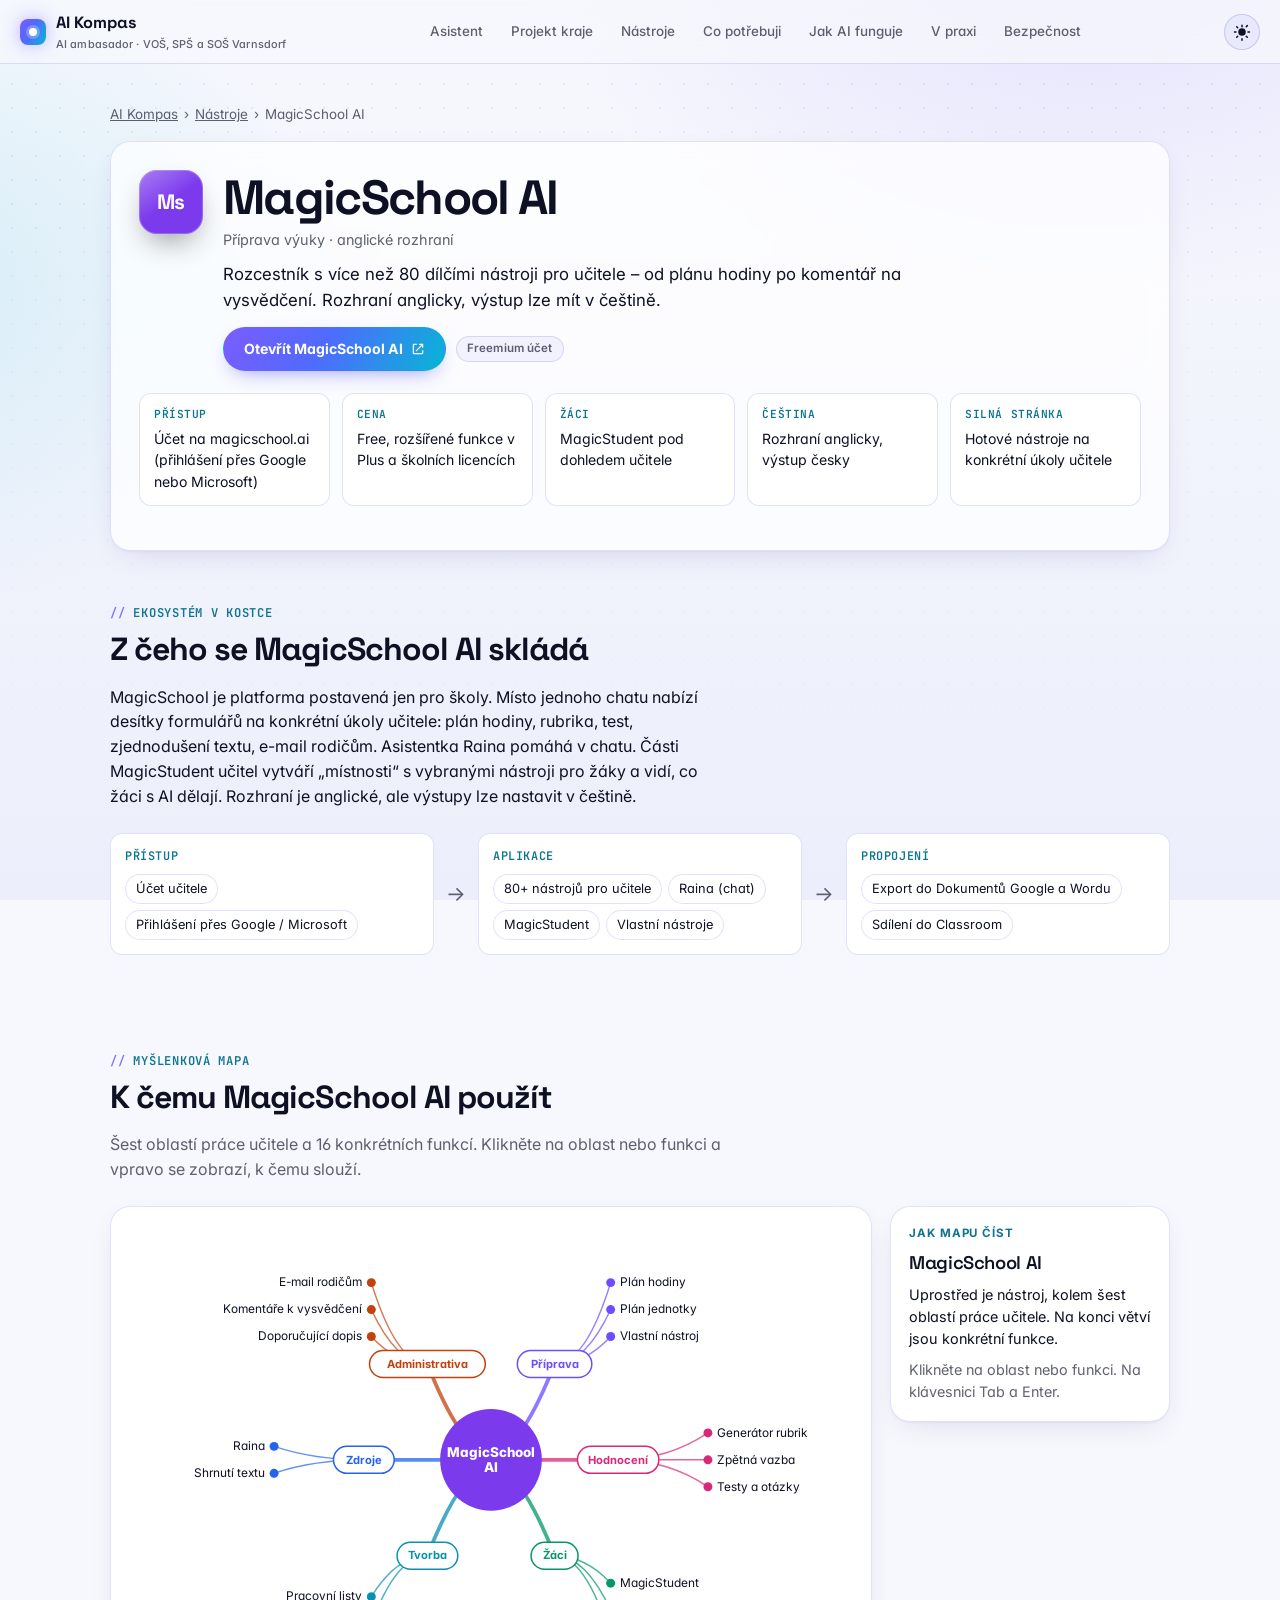
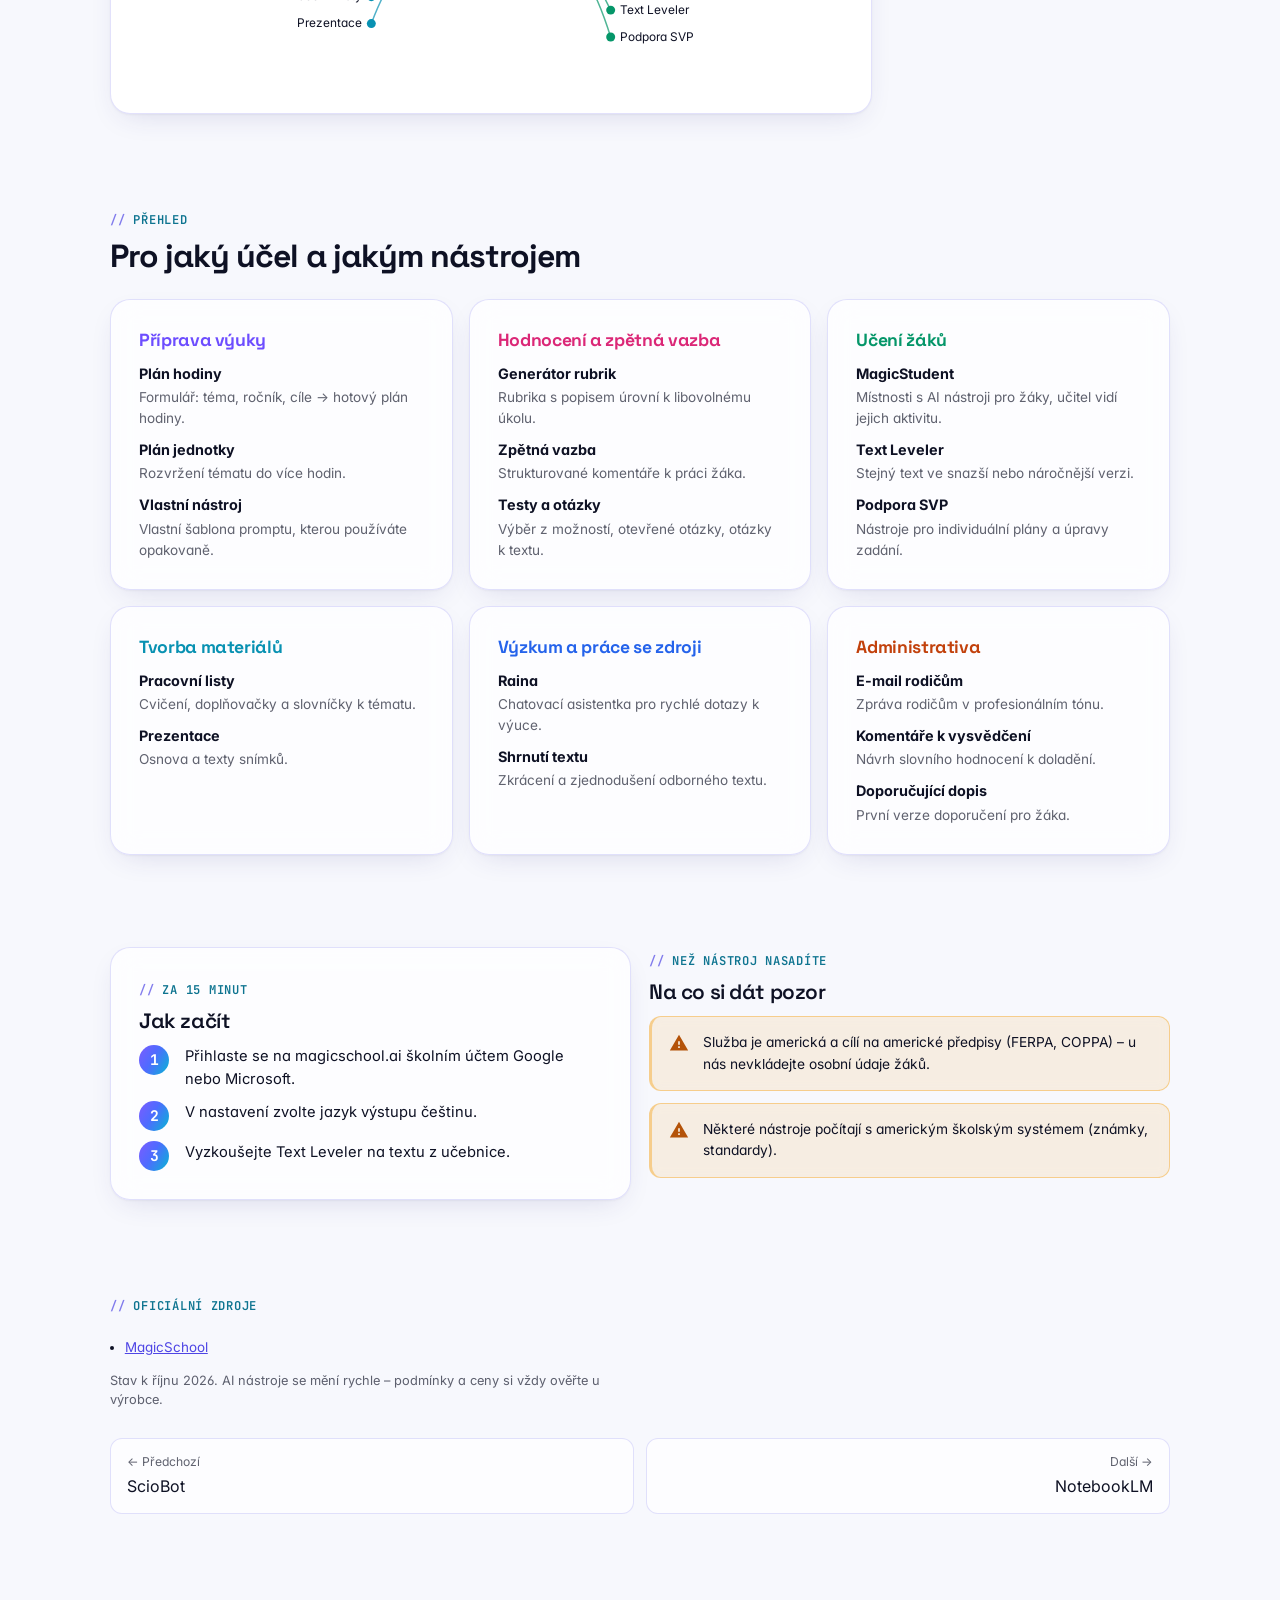
<file: nastroje/magicschool.html>
<!DOCTYPE html>
<html lang="cs">
<head>
<meta charset="UTF-8">
<meta name="viewport" content="width=device-width, initial-scale=1.0, viewport-fit=cover">
<title>MagicSchool AI · AI Kompas</title>
<link rel="preconnect" href="https://fonts.googleapis.com">
<link rel="preconnect" href="https://fonts.gstatic.com" crossorigin>
<link href="https://fonts.googleapis.com/css2?family=Inter:wght@400;500;600;700;800&family=Space+Grotesk:wght@500;600;700&family=JetBrains+Mono:wght@400;500;600;700&display=swap" rel="stylesheet">
<link rel="stylesheet" href="../css/style.css">
<script src="../js/theme.js"></script>
</head>
<body data-nastroj="magicschool">
<div class="topbar">
  <a class="brand" href="../index.html" style="color:inherit;text-decoration:none">
    <span class="dot"></span>
    <span>AI Kompas<br><small>AI ambasador · VOŠ, SPŠ a SOŠ Varnsdorf</small></span>
  </a>
  <nav>
    <a href="../index.html#asistent">Asistent</a>
    <a href="../index.html#projekt">Projekt kraje</a>
    <a href="../index.html#nastroje">Nástroje</a>
    <a href="../index.html#vyber">Co potřebuji</a>
    <a href="../index.html#princip">Jak AI funguje</a>
    <a href="../index.html#praxe">V praxi</a>
    <a href="../index.html#bezpecnost">Bezpečnost</a>
  </nav>
  <div class="topbar-right">
    <button class="theme-toggle" id="theme-toggle" type="button" aria-label="Přepnout světlý a tmavý režim">
      <svg class="icon-sun" viewBox="0 0 24 24"><path d="M12 17a5 5 0 100-10 5 5 0 000 10zm0-15a1 1 0 011 1v2a1 1 0 11-2 0V3a1 1 0 011-1zm0 18a1 1 0 011 1v2a1 1 0 11-2 0v-2a1 1 0 011-1zM4.22 4.22a1 1 0 011.42 0l1.41 1.41A1 1 0 115.64 7.05L4.22 5.64a1 1 0 010-1.42zm12.73 12.73a1 1 0 011.41 0l1.42 1.41a1 1 0 11-1.42 1.42l-1.41-1.42a1 1 0 010-1.41zM1 12a1 1 0 011-1h2a1 1 0 110 2H2a1 1 0 01-1-1zm18 0a1 1 0 011-1h2a1 1 0 110 2h-2a1 1 0 01-1-1zM4.22 19.78a1 1 0 010-1.41l1.41-1.42a1 1 0 111.42 1.42l-1.42 1.41a1 1 0 01-1.41 0zM16.95 5.64a1 1 0 010-1.42l1.41-1.41a1 1 0 111.42 1.41l-1.42 1.42a1 1 0 01-1.41 0z"/></svg>
      <svg class="icon-moon" viewBox="0 0 24 24"><path d="M21.64 13a1 1 0 00-1.05-.14 8.05 8.05 0 01-3.37.73 8.15 8.15 0 01-8.14-8.14c0-1.2.27-2.35.73-3.37A1 1 0 008.6.14a10.14 10.14 0 1013.23 13.23 1 1 0 00-.19-.37z"/></svg>
    </button>
  </div>
</div>

<main class="page" id="app"></main>

<script src="../js/data.js"></script>
<script src="../js/nastroj.js"></script>
<script src="../js/neural.js"></script>
</body>
</html>
</file>
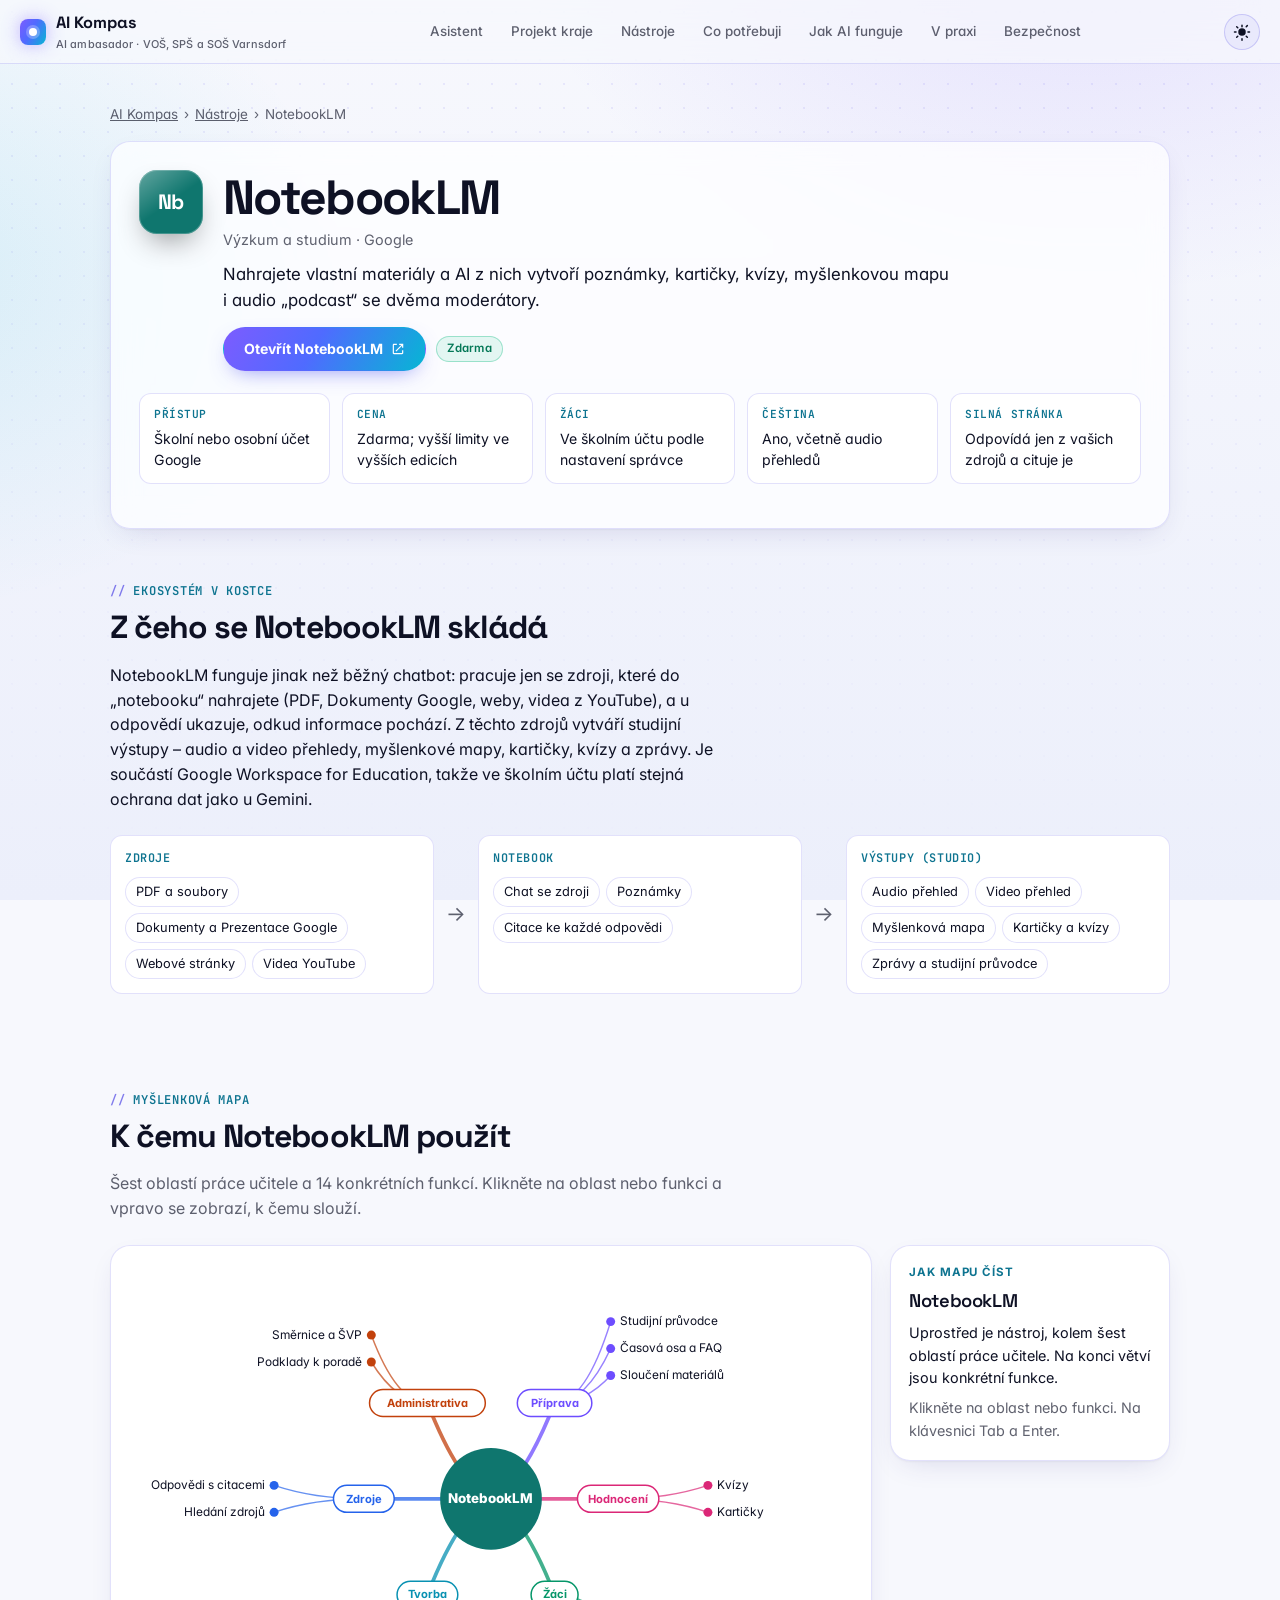
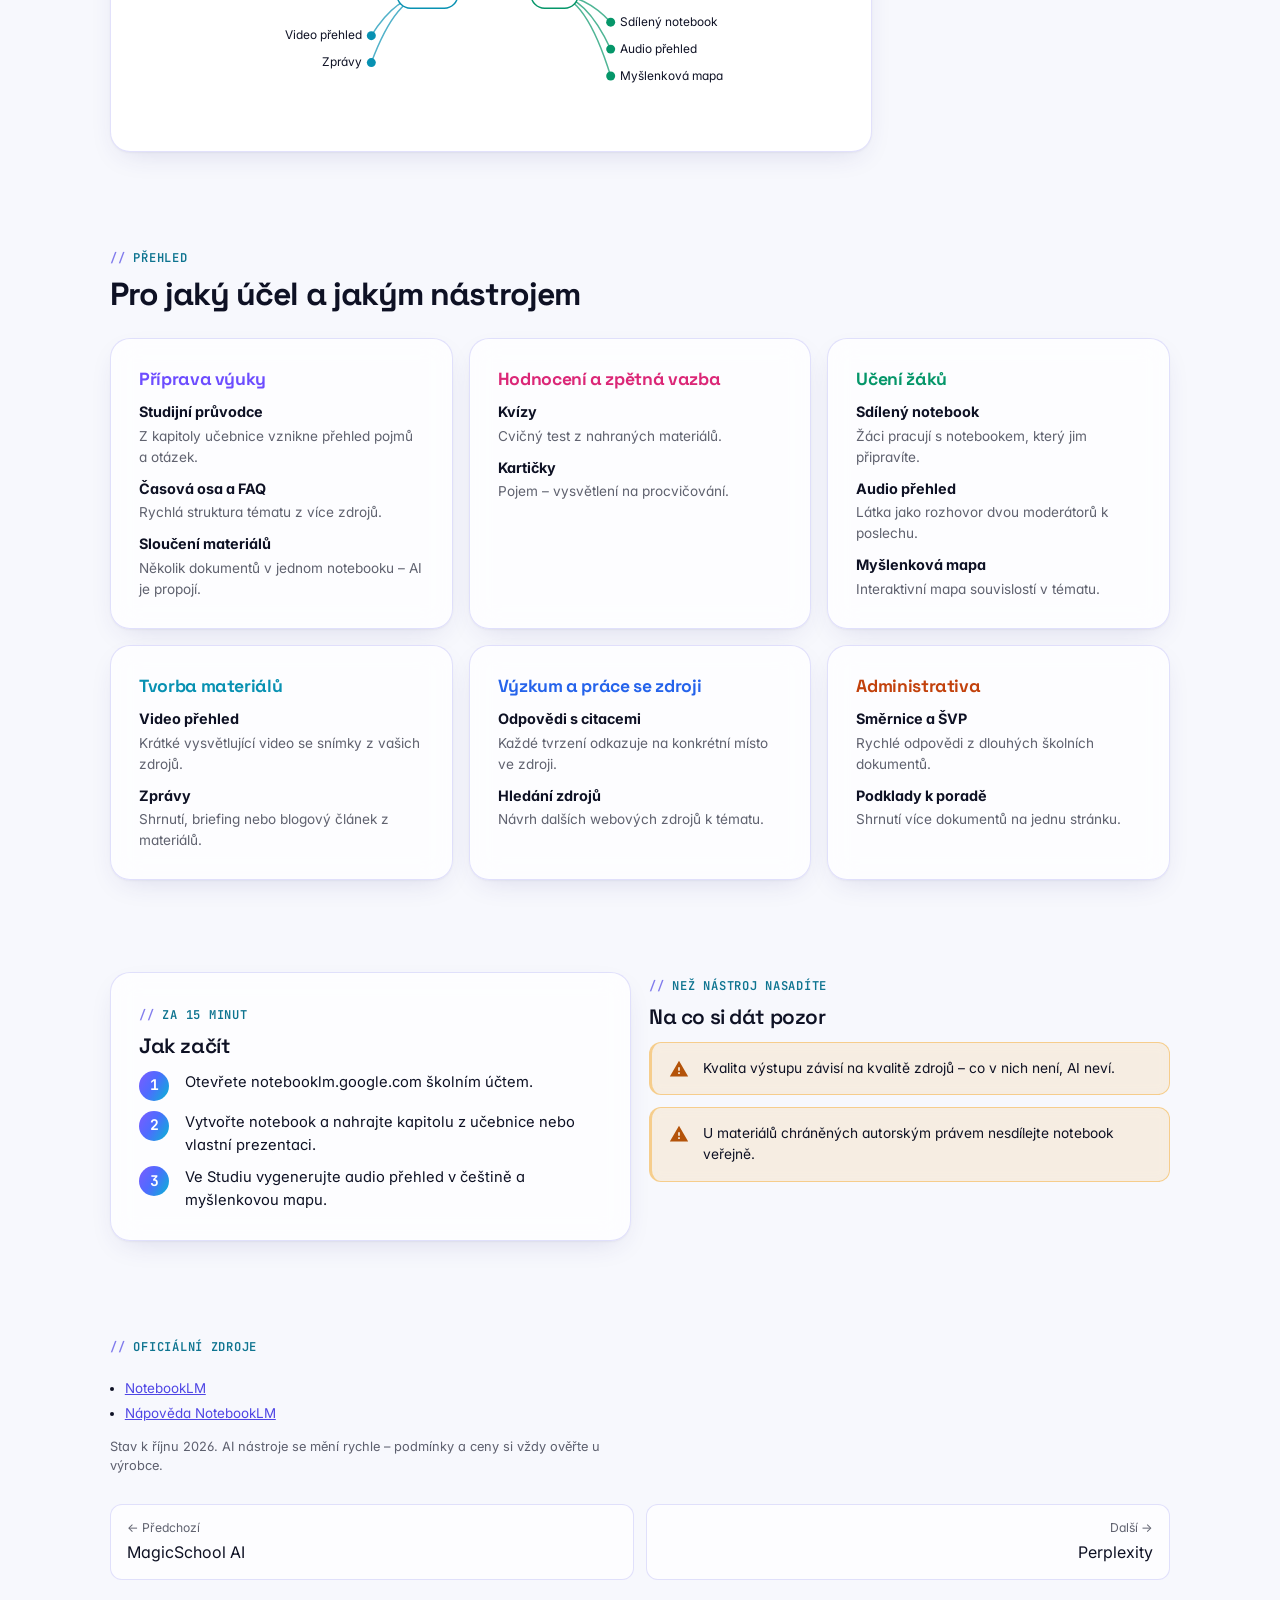
<file: nastroje/notebooklm.html>
<!DOCTYPE html>
<html lang="cs">
<head>
<meta charset="UTF-8">
<meta name="viewport" content="width=device-width, initial-scale=1.0, viewport-fit=cover">
<title>NotebookLM · AI Kompas</title>
<link rel="preconnect" href="https://fonts.googleapis.com">
<link rel="preconnect" href="https://fonts.gstatic.com" crossorigin>
<link href="https://fonts.googleapis.com/css2?family=Inter:wght@400;500;600;700;800&family=Space+Grotesk:wght@500;600;700&family=JetBrains+Mono:wght@400;500;600;700&display=swap" rel="stylesheet">
<link rel="stylesheet" href="../css/style.css">
<script src="../js/theme.js"></script>
</head>
<body data-nastroj="notebooklm">
<div class="topbar">
  <a class="brand" href="../index.html" style="color:inherit;text-decoration:none">
    <span class="dot"></span>
    <span>AI Kompas<br><small>AI ambasador · VOŠ, SPŠ a SOŠ Varnsdorf</small></span>
  </a>
  <nav>
    <a href="../index.html#asistent">Asistent</a>
    <a href="../index.html#projekt">Projekt kraje</a>
    <a href="../index.html#nastroje">Nástroje</a>
    <a href="../index.html#vyber">Co potřebuji</a>
    <a href="../index.html#princip">Jak AI funguje</a>
    <a href="../index.html#praxe">V praxi</a>
    <a href="../index.html#bezpecnost">Bezpečnost</a>
  </nav>
  <div class="topbar-right">
    <button class="theme-toggle" id="theme-toggle" type="button" aria-label="Přepnout světlý a tmavý režim">
      <svg class="icon-sun" viewBox="0 0 24 24"><path d="M12 17a5 5 0 100-10 5 5 0 000 10zm0-15a1 1 0 011 1v2a1 1 0 11-2 0V3a1 1 0 011-1zm0 18a1 1 0 011 1v2a1 1 0 11-2 0v-2a1 1 0 011-1zM4.22 4.22a1 1 0 011.42 0l1.41 1.41A1 1 0 115.64 7.05L4.22 5.64a1 1 0 010-1.42zm12.73 12.73a1 1 0 011.41 0l1.42 1.41a1 1 0 11-1.42 1.42l-1.41-1.42a1 1 0 010-1.41zM1 12a1 1 0 011-1h2a1 1 0 110 2H2a1 1 0 01-1-1zm18 0a1 1 0 011-1h2a1 1 0 110 2h-2a1 1 0 01-1-1zM4.22 19.78a1 1 0 010-1.41l1.41-1.42a1 1 0 111.42 1.42l-1.42 1.41a1 1 0 01-1.41 0zM16.95 5.64a1 1 0 010-1.42l1.41-1.41a1 1 0 111.42 1.41l-1.42 1.42a1 1 0 01-1.41 0z"/></svg>
      <svg class="icon-moon" viewBox="0 0 24 24"><path d="M21.64 13a1 1 0 00-1.05-.14 8.05 8.05 0 01-3.37.73 8.15 8.15 0 01-8.14-8.14c0-1.2.27-2.35.73-3.37A1 1 0 008.6.14a10.14 10.14 0 1013.23 13.23 1 1 0 00-.19-.37z"/></svg>
    </button>
  </div>
</div>

<main class="page" id="app"></main>

<script src="../js/data.js"></script>
<script src="../js/nastroj.js"></script>
<script src="../js/neural.js"></script>
</body>
</html>
</file>
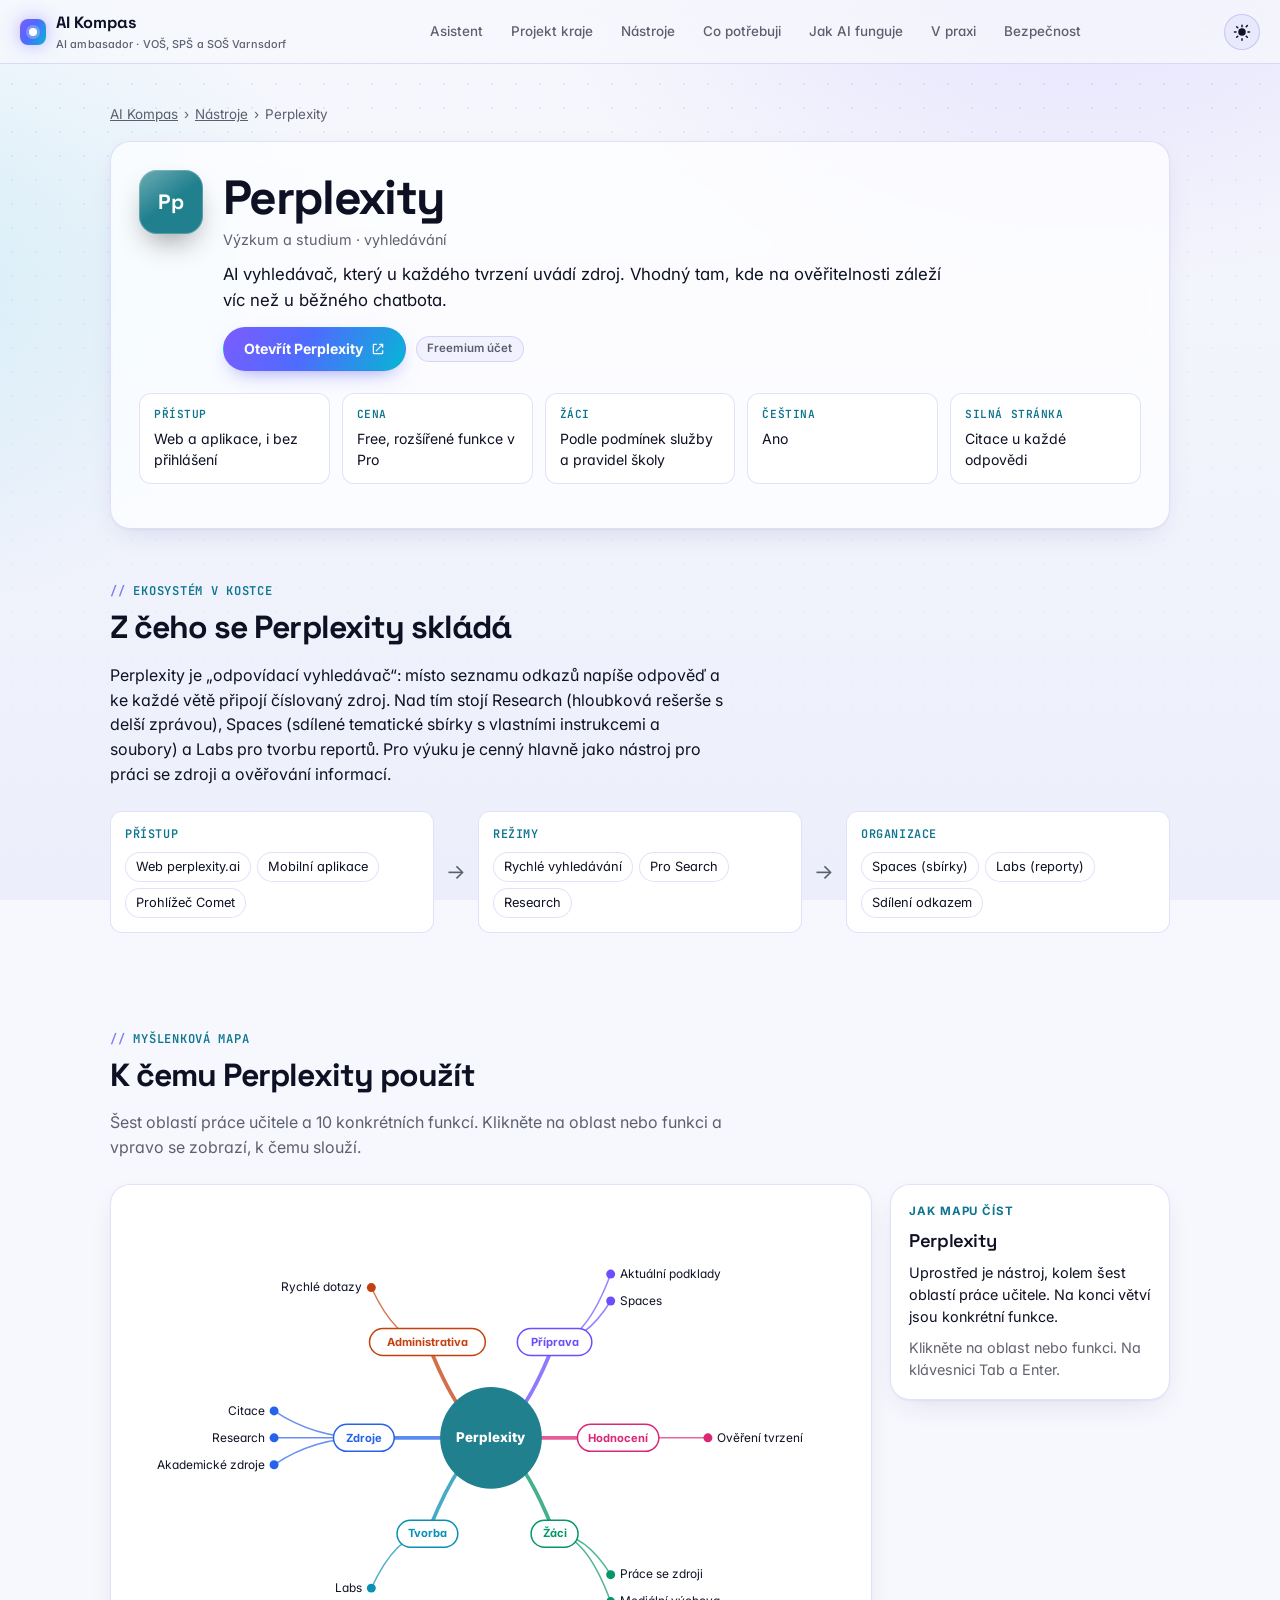
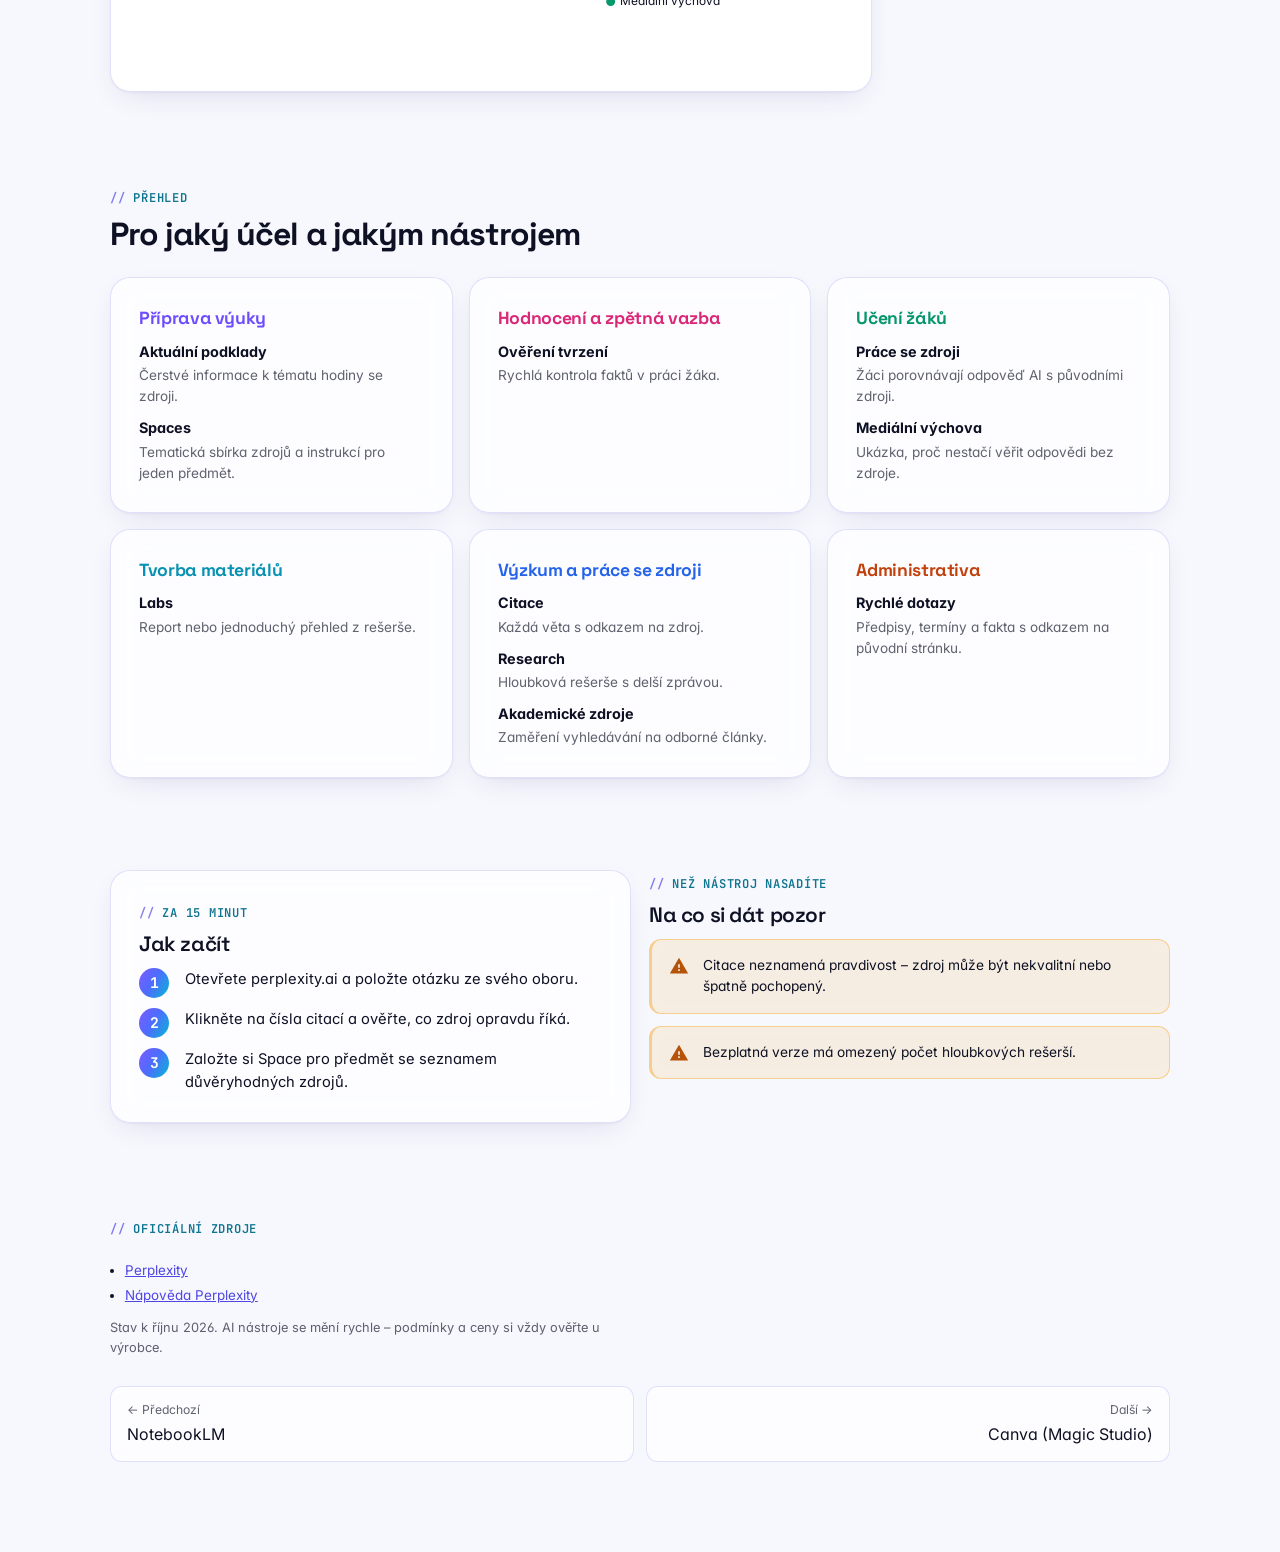
<file: nastroje/perplexity.html>
<!DOCTYPE html>
<html lang="cs">
<head>
<meta charset="UTF-8">
<meta name="viewport" content="width=device-width, initial-scale=1.0, viewport-fit=cover">
<title>Perplexity · AI Kompas</title>
<link rel="preconnect" href="https://fonts.googleapis.com">
<link rel="preconnect" href="https://fonts.gstatic.com" crossorigin>
<link href="https://fonts.googleapis.com/css2?family=Inter:wght@400;500;600;700;800&family=Space+Grotesk:wght@500;600;700&family=JetBrains+Mono:wght@400;500;600;700&display=swap" rel="stylesheet">
<link rel="stylesheet" href="../css/style.css">
<script src="../js/theme.js"></script>
</head>
<body data-nastroj="perplexity">
<div class="topbar">
  <a class="brand" href="../index.html" style="color:inherit;text-decoration:none">
    <span class="dot"></span>
    <span>AI Kompas<br><small>AI ambasador · VOŠ, SPŠ a SOŠ Varnsdorf</small></span>
  </a>
  <nav>
    <a href="../index.html#asistent">Asistent</a>
    <a href="../index.html#projekt">Projekt kraje</a>
    <a href="../index.html#nastroje">Nástroje</a>
    <a href="../index.html#vyber">Co potřebuji</a>
    <a href="../index.html#princip">Jak AI funguje</a>
    <a href="../index.html#praxe">V praxi</a>
    <a href="../index.html#bezpecnost">Bezpečnost</a>
  </nav>
  <div class="topbar-right">
    <button class="theme-toggle" id="theme-toggle" type="button" aria-label="Přepnout světlý a tmavý režim">
      <svg class="icon-sun" viewBox="0 0 24 24"><path d="M12 17a5 5 0 100-10 5 5 0 000 10zm0-15a1 1 0 011 1v2a1 1 0 11-2 0V3a1 1 0 011-1zm0 18a1 1 0 011 1v2a1 1 0 11-2 0v-2a1 1 0 011-1zM4.22 4.22a1 1 0 011.42 0l1.41 1.41A1 1 0 115.64 7.05L4.22 5.64a1 1 0 010-1.42zm12.73 12.73a1 1 0 011.41 0l1.42 1.41a1 1 0 11-1.42 1.42l-1.41-1.42a1 1 0 010-1.41zM1 12a1 1 0 011-1h2a1 1 0 110 2H2a1 1 0 01-1-1zm18 0a1 1 0 011-1h2a1 1 0 110 2h-2a1 1 0 01-1-1zM4.22 19.78a1 1 0 010-1.41l1.41-1.42a1 1 0 111.42 1.42l-1.42 1.41a1 1 0 01-1.41 0zM16.95 5.64a1 1 0 010-1.42l1.41-1.41a1 1 0 111.42 1.41l-1.42 1.42a1 1 0 01-1.41 0z"/></svg>
      <svg class="icon-moon" viewBox="0 0 24 24"><path d="M21.64 13a1 1 0 00-1.05-.14 8.05 8.05 0 01-3.37.73 8.15 8.15 0 01-8.14-8.14c0-1.2.27-2.35.73-3.37A1 1 0 008.6.14a10.14 10.14 0 1013.23 13.23 1 1 0 00-.19-.37z"/></svg>
    </button>
  </div>
</div>

<main class="page" id="app"></main>

<script src="../js/data.js"></script>
<script src="../js/nastroj.js"></script>
<script src="../js/neural.js"></script>
</body>
</html>
</file>
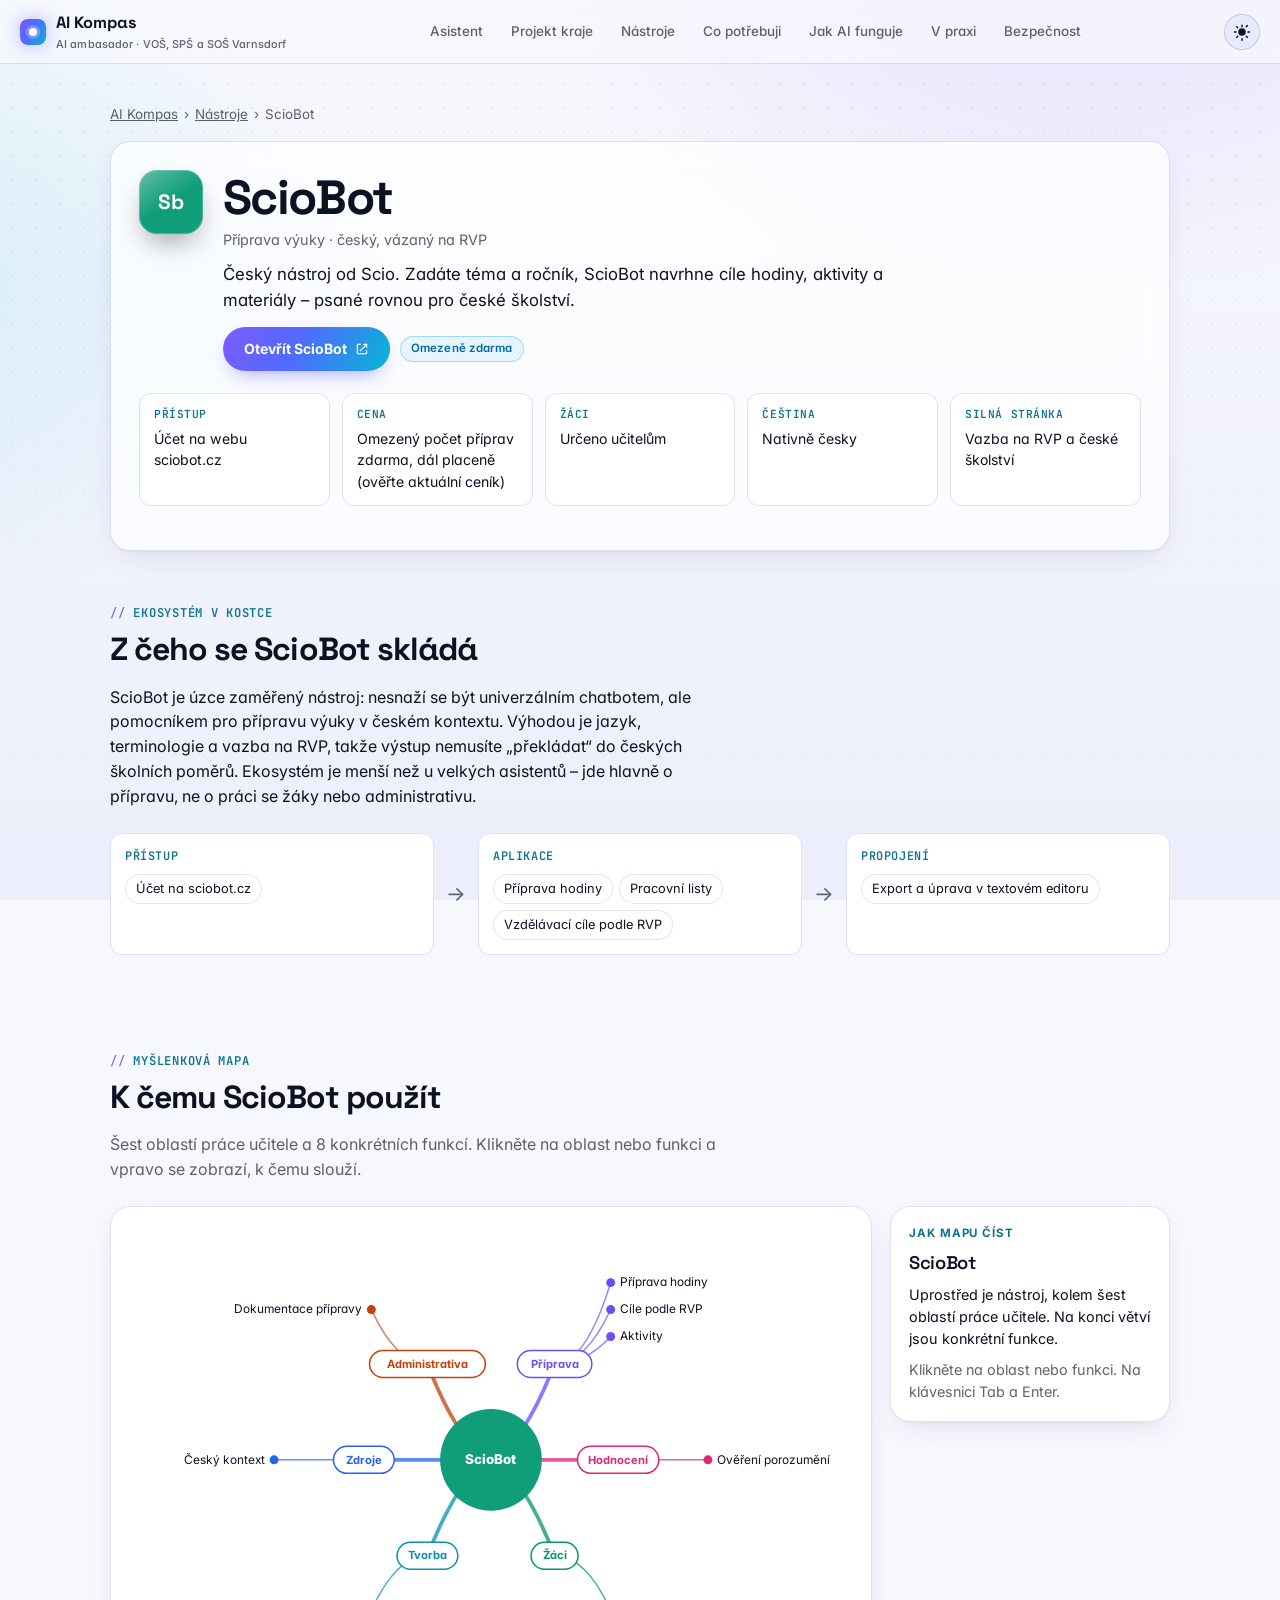
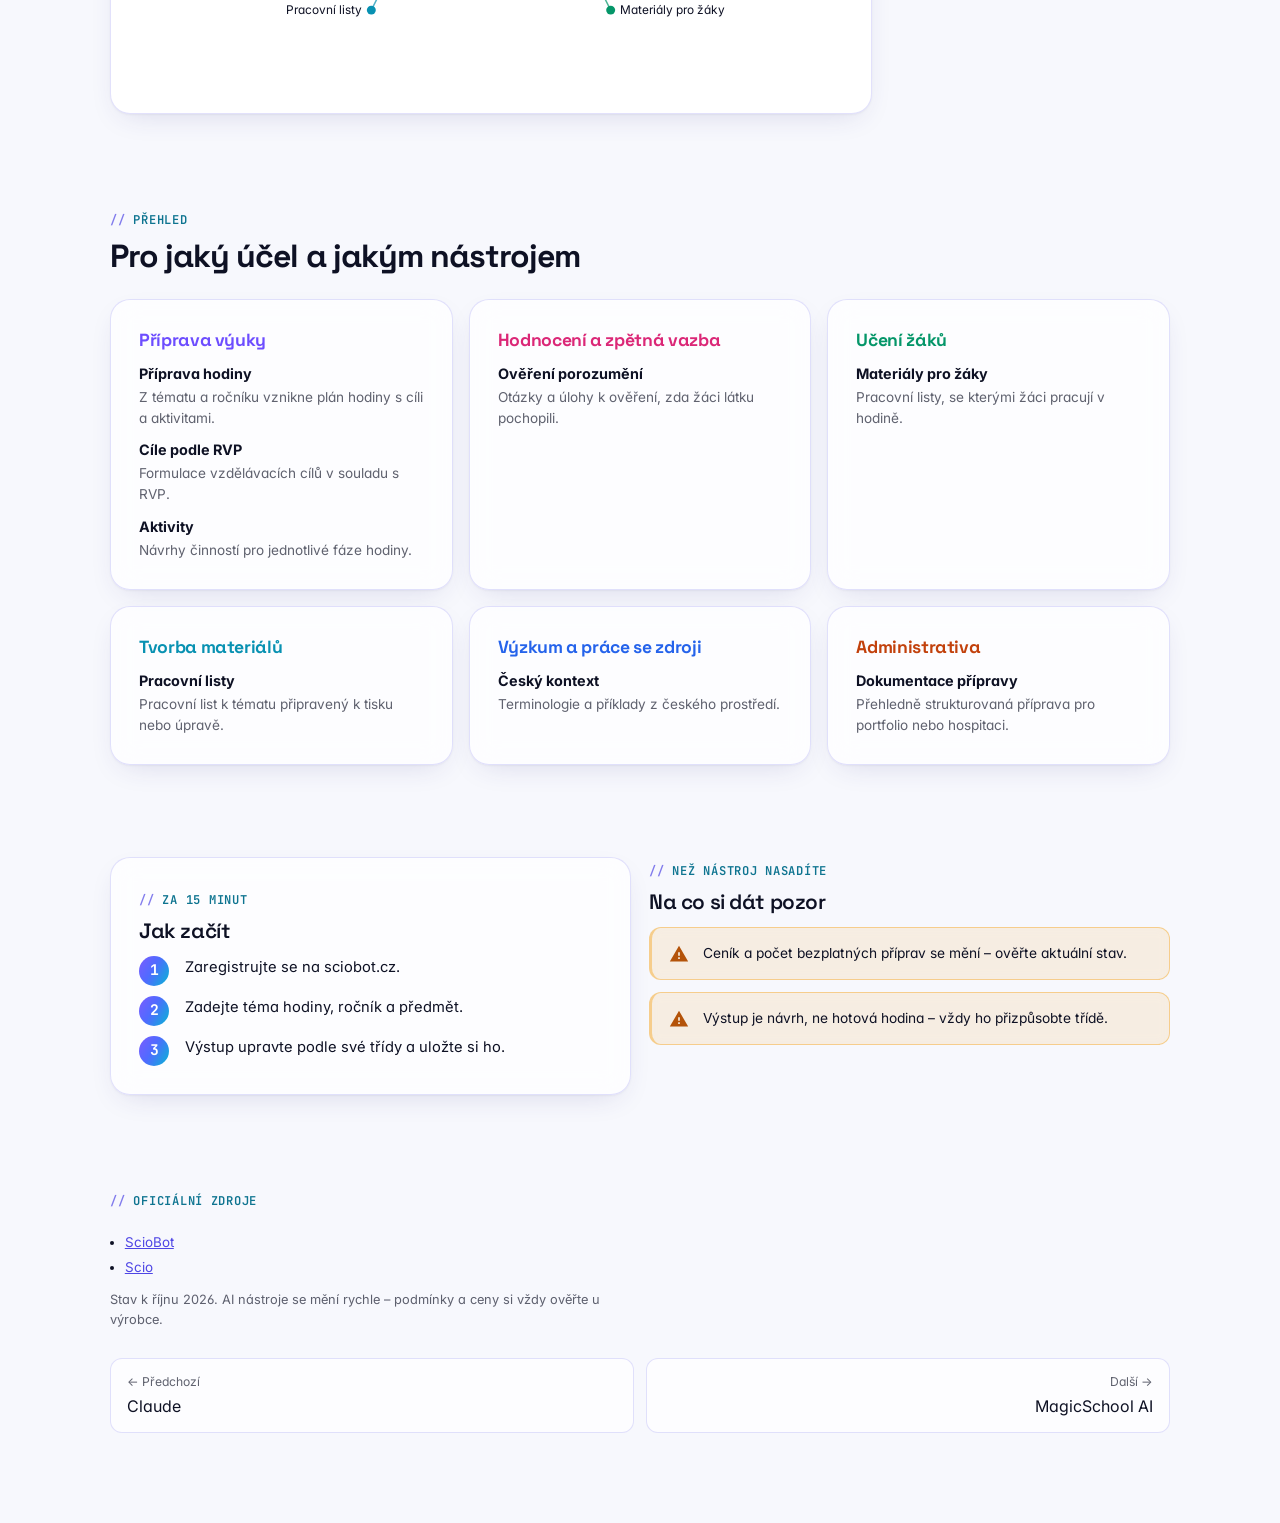
<file: nastroje/sciobot.html>
<!DOCTYPE html>
<html lang="cs">
<head>
<meta charset="UTF-8">
<meta name="viewport" content="width=device-width, initial-scale=1.0, viewport-fit=cover">
<title>ScioBot · AI Kompas</title>
<link rel="preconnect" href="https://fonts.googleapis.com">
<link rel="preconnect" href="https://fonts.gstatic.com" crossorigin>
<link href="https://fonts.googleapis.com/css2?family=Inter:wght@400;500;600;700;800&family=Space+Grotesk:wght@500;600;700&family=JetBrains+Mono:wght@400;500;600;700&display=swap" rel="stylesheet">
<link rel="stylesheet" href="../css/style.css">
<script src="../js/theme.js"></script>
</head>
<body data-nastroj="sciobot">
<div class="topbar">
  <a class="brand" href="../index.html" style="color:inherit;text-decoration:none">
    <span class="dot"></span>
    <span>AI Kompas<br><small>AI ambasador · VOŠ, SPŠ a SOŠ Varnsdorf</small></span>
  </a>
  <nav>
    <a href="../index.html#asistent">Asistent</a>
    <a href="../index.html#projekt">Projekt kraje</a>
    <a href="../index.html#nastroje">Nástroje</a>
    <a href="../index.html#vyber">Co potřebuji</a>
    <a href="../index.html#princip">Jak AI funguje</a>
    <a href="../index.html#praxe">V praxi</a>
    <a href="../index.html#bezpecnost">Bezpečnost</a>
  </nav>
  <div class="topbar-right">
    <button class="theme-toggle" id="theme-toggle" type="button" aria-label="Přepnout světlý a tmavý režim">
      <svg class="icon-sun" viewBox="0 0 24 24"><path d="M12 17a5 5 0 100-10 5 5 0 000 10zm0-15a1 1 0 011 1v2a1 1 0 11-2 0V3a1 1 0 011-1zm0 18a1 1 0 011 1v2a1 1 0 11-2 0v-2a1 1 0 011-1zM4.22 4.22a1 1 0 011.42 0l1.41 1.41A1 1 0 115.64 7.05L4.22 5.64a1 1 0 010-1.42zm12.73 12.73a1 1 0 011.41 0l1.42 1.41a1 1 0 11-1.42 1.42l-1.41-1.42a1 1 0 010-1.41zM1 12a1 1 0 011-1h2a1 1 0 110 2H2a1 1 0 01-1-1zm18 0a1 1 0 011-1h2a1 1 0 110 2h-2a1 1 0 01-1-1zM4.22 19.78a1 1 0 010-1.41l1.41-1.42a1 1 0 111.42 1.42l-1.42 1.41a1 1 0 01-1.41 0zM16.95 5.64a1 1 0 010-1.42l1.41-1.41a1 1 0 111.42 1.41l-1.42 1.42a1 1 0 01-1.41 0z"/></svg>
      <svg class="icon-moon" viewBox="0 0 24 24"><path d="M21.64 13a1 1 0 00-1.05-.14 8.05 8.05 0 01-3.37.73 8.15 8.15 0 01-8.14-8.14c0-1.2.27-2.35.73-3.37A1 1 0 008.6.14a10.14 10.14 0 1013.23 13.23 1 1 0 00-.19-.37z"/></svg>
    </button>
  </div>
</div>

<main class="page" id="app"></main>

<script src="../js/data.js"></script>
<script src="../js/nastroj.js"></script>
<script src="../js/neural.js"></script>
</body>
</html>
</file>
<file: css/style.css>
/* AI Kompas – styly · redesign „Neural“ (říjen 2026) */
/* ============ TOKENS ============ */
:root {
  color-scheme: light;

  /* AI akcenty – indigo → violet → cyan */
  --ai-violet: #7c5cff;
  --ai-indigo: #4f6bff;
  --ai-cyan: #22d3ee;
  --ai-pink: #e879f9;
  --grad: linear-gradient(120deg, #7c5cff 0%, #4f6bff 45%, #06b6d4 100%);
  --grad-text: linear-gradient(110deg, #6d4dff 0%, #3b5bff 45%, #0891b2 100%);
  /* zpětná kompatibilita se starými názvy */
  --amber-1: var(--ai-violet); --amber-2: var(--ai-cyan); --rust-1: var(--ai-indigo); --rust-2: var(--ai-pink);
  --moss-1: #10b981; --moss-2: #34d399; --maroon: #5b21b6;

  /* světlý režim */
  --bg-top: #f7f8fd;
  --bg-bottom: #eceffb;
  --glow-1: rgba(124, 92, 255, 0.16);
  --glow-2: rgba(6, 182, 212, 0.13);
  --grid-dot: rgba(79, 70, 229, 0.10);
  --panel-bg: rgba(255, 255, 255, 0.72);
  --panel-bg-solid: #ffffff;
  --border-hover: rgba(79, 70, 229, 0.16);
  --border-strong: rgba(79, 70, 229, 0.38);
  --text: #0e1124;
  --muted: rgba(14, 17, 36, 0.66);
  --accent: #4f46e5;
  --accent-soft: #0e7490;
  --on-accent: #ffffff;

  --success: #047857;
  --info: #0369a1;
  --warning: #b45309;
  --danger: #be123c;

  --success-bg: rgba(16,185,129,0.10); --success-border: rgba(16,185,129,0.35);
  --info-bg: rgba(14,165,233,0.09); --info-border: rgba(14,165,233,0.32);
  --warning-bg: rgba(245,158,11,0.11); --warning-border: rgba(245,158,11,0.40);
  --danger-bg: rgba(244,63,94,0.08); --danger-border: rgba(244,63,94,0.32);

  --button-primary-bg: #4f46e5;
  --button-primary-hover-bg: #4338ca;
  --button-secondary-bg: rgba(79, 70, 229, 0.06);
  --button-secondary-border: rgba(79, 70, 229, 0.22);

  --code-bg: #0b0e1f;
  --code-panel-bg: #0b0e1ff2;
  --code-text: #c7d2fe;
  --code-comment: #7c86b8;
  --code-string: #5eead4;
  --code-keyword: #f0abfc;
  --code-border: rgba(129, 140, 248, 0.28);

  --font-ui: 'Inter', system-ui, sans-serif;
  --font-display: 'Space Grotesk', 'Inter', sans-serif;
  --font-mono: 'JetBrains Mono', ui-monospace, monospace;

  --r-sm: 8px; --r-md: 12px; --r-lg: 20px; --r-full: 9999px;
  --topbar-h: 64px;
  --shadow: 0 1px 2px rgba(15,17,40,0.04), 0 10px 30px -12px rgba(49,46,129,0.18);
  --shadow-hover: 0 1px 2px rgba(15,17,40,0.05), 0 22px 44px -18px rgba(79,70,229,0.38);
}

/* tmavý režim – hodnoty sdílené systémovou volbou i ručním přepnutím */
@media (prefers-color-scheme: dark) {
  :root:not([data-theme="light"]) {
    color-scheme: dark;
    --grad-text: linear-gradient(110deg, #b4a3ff 0%, #8aa2ff 45%, #67e8f9 100%);
    --bg-top: #070914; --bg-bottom: #0b0e22;
    --glow-1: rgba(124, 92, 255, 0.22); --glow-2: rgba(34, 211, 238, 0.12);
    --grid-dot: rgba(165, 180, 252, 0.09);
    --panel-bg: rgba(20, 24, 52, 0.55); --panel-bg-solid: #10142e;
    --border-hover: rgba(165, 180, 252, 0.14); --border-strong: rgba(165, 180, 252, 0.40);
    --text: #e8ebff; --muted: rgba(232, 235, 255, 0.62);
    --accent: #a5b4fc; --accent-soft: #67e8f9; --on-accent: #0a0d1f;
    --success: #34d399; --info: #7dd3fc; --warning: #fbbf24; --danger: #fb7185;
    --success-bg: rgba(52,211,153,0.10); --success-border: rgba(52,211,153,0.30);
    --info-bg: rgba(125,211,252,0.09); --info-border: rgba(125,211,252,0.28);
    --warning-bg: rgba(251,191,36,0.09); --warning-border: rgba(251,191,36,0.30);
    --danger-bg: rgba(251,113,133,0.09); --danger-border: rgba(251,113,133,0.30);
    --button-primary-bg: #6366f1; --button-primary-hover-bg: #7c7ff5;
    --button-secondary-bg: rgba(165,180,252,0.07); --button-secondary-border: rgba(165,180,252,0.22);
    --code-bg: #050714; --code-panel-bg: #050714e6; --code-border: rgba(165,180,252,0.18);
    --shadow: 0 1px 0 rgba(255,255,255,0.03) inset, 0 18px 40px -20px rgba(0,0,0,0.7);
    --shadow-hover: 0 1px 0 rgba(255,255,255,0.05) inset, 0 24px 60px -20px rgba(99,102,241,0.45);
  }
}
:root[data-theme="dark"] {
  color-scheme: dark;
  --grad-text: linear-gradient(110deg, #b4a3ff 0%, #8aa2ff 45%, #67e8f9 100%);
  --bg-top: #070914; --bg-bottom: #0b0e22;
  --glow-1: rgba(124, 92, 255, 0.22); --glow-2: rgba(34, 211, 238, 0.12);
  --grid-dot: rgba(165, 180, 252, 0.09);
  --panel-bg: rgba(20, 24, 52, 0.55); --panel-bg-solid: #10142e;
  --border-hover: rgba(165, 180, 252, 0.14); --border-strong: rgba(165, 180, 252, 0.40);
  --text: #e8ebff; --muted: rgba(232, 235, 255, 0.62);
  --accent: #a5b4fc; --accent-soft: #67e8f9; --on-accent: #0a0d1f;
  --success: #34d399; --info: #7dd3fc; --warning: #fbbf24; --danger: #fb7185;
  --success-bg: rgba(52,211,153,0.10); --success-border: rgba(52,211,153,0.30);
  --info-bg: rgba(125,211,252,0.09); --info-border: rgba(125,211,252,0.28);
  --warning-bg: rgba(251,191,36,0.09); --warning-border: rgba(251,191,36,0.30);
  --danger-bg: rgba(251,113,133,0.09); --danger-border: rgba(251,113,133,0.30);
  --button-primary-bg: #6366f1; --button-primary-hover-bg: #7c7ff5;
  --button-secondary-bg: rgba(165,180,252,0.07); --button-secondary-border: rgba(165,180,252,0.22);
  --code-bg: #050714; --code-panel-bg: #050714e6; --code-border: rgba(165,180,252,0.18);
  --shadow: 0 1px 0 rgba(255,255,255,0.03) inset, 0 18px 40px -20px rgba(0,0,0,0.7);
  --shadow-hover: 0 1px 0 rgba(255,255,255,0.05) inset, 0 24px 60px -20px rgba(99,102,241,0.45);
}
/* světlý režim při ručním přepnutí: :root výše už ho definuje */

/* ============ BASE ============ */
* { box-sizing: border-box; }
/* Nutné explicitně, jinak .tool-card{display:flex} přebije prohlížečovo
   výchozí [hidden]{display:none} a filtr nic neskryje mimo claude.ai náhled. */
[hidden] { display: none !important; }
html { scroll-behavior: smooth; scroll-padding-top: calc(var(--topbar-h) + 14px); }
body {
  margin: 0;
  font-family: var(--font-ui);
  color: var(--text);
  background: linear-gradient(160deg, var(--bg-top) 0%, var(--bg-bottom) 100%) fixed;
  line-height: 1.55;
  -webkit-font-smoothing: antialiased;
}
@media (prefers-reduced-motion: reduce) { html { scroll-behavior: auto; } * { transition: none !important; animation: none !important; } }

a { color: var(--accent); }
::selection { background: var(--amber-1); color: var(--on-accent); }
h1,h2,h3,h4,h5,h6 { font-family: var(--font-ui); margin: 0 0 0.5em; font-weight: 700; text-wrap: balance; }
h1 { font-size: clamp(1.9rem, 1.5rem + 1.8vw, 2.7rem); letter-spacing: -0.02em; line-height: 1.15; }
h2 { font-size: clamp(1.5rem, 1.3rem + 0.9vw, 2rem); letter-spacing: -0.01em; line-height: 1.2; }
h3 { font-size: 1.3rem; font-weight: 600; line-height: 1.35; }
h4 { font-size: 1.1rem; font-weight: 700; line-height: 1.4; }
h6 { font-size: 0.76rem; font-weight: 700; letter-spacing: 0.09em; text-transform: uppercase; color: var(--accent-soft); margin-bottom: 0.6em; }
p { color: var(--text); max-width: 66ch; }
.muted { color: var(--muted); }
.mono { font-family: var(--font-mono); }

code, .inline-code {
  font-family: var(--font-mono); background: var(--button-secondary-bg);
  color: var(--accent); padding: 0.15em 0.45em; border-radius: 4px; font-size: 0.9em;
  border: 1px solid var(--border-hover);
}

/* ============ TOPBAR ============ */
.topbar {
  position: sticky; top: env(safe-area-inset-top, 0px); z-index: 100;
  display: flex; align-items: center; justify-content: space-between; gap: 12px;
  height: var(--topbar-h); padding: 0 20px;
  background: var(--panel-bg-solid); background: color-mix(in srgb, var(--panel-bg-solid) 88%, transparent);
  backdrop-filter: blur(16px); -webkit-backdrop-filter: blur(16px);
  border-bottom: 1px solid var(--border-hover);
}
.brand { display: flex; align-items: center; gap: 10px; font-weight: 800; font-size: 1.02rem; white-space: nowrap; }
.brand .dot { width: 11px; height: 11px; border-radius: 50%; background: var(--amber-1); box-shadow: 0 0 12px var(--amber-1); flex-shrink: 0; }
.brand small { display: block; font-weight: 500; font-size: 0.68rem; color: var(--muted); letter-spacing: 0.03em; }
.topbar nav { display: flex; gap: 18px; overflow-x: auto; scrollbar-width: none; }
.topbar nav::-webkit-scrollbar { display: none; }
.topbar nav a { color: var(--muted); text-decoration: none; font-size: 0.85rem; font-weight: 600; white-space: nowrap; transition: color .15s; }
.topbar nav a:hover { color: var(--accent); }
.topbar-right { display: flex; align-items: center; gap: 10px; flex-shrink: 0; }

.theme-toggle {
  display: flex; align-items: center; justify-content: center;
  width: 36px; height: 36px; border-radius: var(--r-full);
  background: var(--button-secondary-bg); border: 1px solid var(--button-secondary-border);
  cursor: pointer; color: var(--text); flex-shrink: 0;
}
.theme-toggle:hover { background: var(--border-hover); }
.theme-toggle svg { width: 18px; height: 18px; fill: currentColor; }
.theme-toggle .icon-moon { display: none; }
:root[data-theme="dark"] .theme-toggle .icon-sun { display: none; }
:root[data-theme="dark"] .theme-toggle .icon-moon { display: block; }
@media (prefers-color-scheme: dark) {
  :root:not([data-theme="light"]) .theme-toggle .icon-sun { display: none; }
  :root:not([data-theme="light"]) .theme-toggle .icon-moon { display: block; }
}

/* ============ LAYOUT ============ */
.page { max-width: 1100px; margin: 0 auto; padding: 40px 20px 90px; }
section { padding-top: 20px; margin-bottom: 72px; scroll-margin-top: calc(var(--topbar-h) + 14px); }
section:last-of-type { margin-bottom: 32px; }
.section-header { margin-bottom: 24px; max-width: 62ch; }

.glass-panel {
  background: var(--panel-bg); backdrop-filter: blur(18px); -webkit-backdrop-filter: blur(18px);
  border: 1px solid var(--border-hover); border-radius: var(--r-lg);
  padding: 28px; box-shadow: var(--shadow);
}
@media (max-width: 560px) { .glass-panel { padding: 20px; } }

/* ============ HERO ============ */
.hero { display: flex; flex-direction: column; gap: 16px; }
.hero .tagline { color: var(--accent-soft); font-weight: 700; letter-spacing: 0.08em; text-transform: uppercase; font-size: 0.76rem; }
.hero p.lead { font-size: 1.08rem; color: var(--muted); max-width: 640px; }
.stat-row { display: grid; grid-template-columns: repeat(auto-fit, minmax(150px, 1fr)); gap: 14px; margin-top: 6px; }
.stat-tile { background: var(--button-secondary-bg); border: 1px solid var(--border-hover); border-radius: var(--r-md); padding: 14px 16px; }
.stat-tile .num { font-family: var(--font-mono); font-weight: 700; font-size: 1.5rem; color: var(--accent); font-variant-numeric: tabular-nums; }
.stat-tile .label { font-size: 0.78rem; color: var(--muted); margin-top: 2px; }
.hero-note { display: flex; gap: 12px; align-items: flex-start; background: var(--info-bg); border: 1px solid var(--info-border); padding: 14px 16px; border-radius: var(--r-md); margin-top: 4px; }
.hero-note svg { width: 18px; height: 18px; flex-shrink: 0; fill: var(--info); margin-top: 2px; }
.hero-note p { margin: 0; font-size: 0.88rem; color: var(--text); }

/* ============ BADGES / TAGS ============ */
.badge {
  display: inline-flex; align-items: center; gap: 5px;
  font-size: 0.72rem; font-weight: 700; padding: 3px 10px;
  border-radius: var(--r-full); border: 1px solid transparent; white-space: nowrap;
}
.badge-success { background: var(--success-bg); color: var(--success); border-color: var(--success-border); }
.badge-info { background: var(--info-bg); color: var(--info); border-color: var(--info-border); }
.badge-warning { background: var(--warning-bg); color: var(--warning); border-color: var(--warning-border); }
.badge-neutral { background: var(--button-secondary-bg); color: var(--muted); border-color: var(--border-hover); }

/* ============ TOOL GRID ============ */
.tool-grid { display: grid; grid-template-columns: repeat(auto-fill, minmax(270px, 1fr)); gap: 18px; }
.tool-card { display: flex; flex-direction: column; gap: 12px; }
.tool-head { display: flex; align-items: center; gap: 12px; }
.tool-mark {
  width: 44px; height: 44px; border-radius: var(--r-md); flex-shrink: 0;
  display: flex; align-items: center; justify-content: center;
  font-family: var(--font-mono); font-weight: 700; font-size: 0.95rem; color: var(--on-accent);
  box-shadow: inset 0 0 0 1px rgba(255,255,255,0.18);
}
.tool-name-wrap { min-width: 0; }
.tool-name { font-weight: 700; font-size: 1rem; line-height: 1.25; }
.tool-cat { font-size: 0.74rem; color: var(--muted); margin-top: 1px; }
.tool-desc { font-size: 0.88rem; color: var(--text); margin: 0; }
.tool-uses { list-style: none; margin: 0; padding: 0; display: flex; flex-direction: column; gap: 6px; }
.tool-uses li { font-size: 0.82rem; color: var(--muted); padding-left: 16px; position: relative; }
.tool-uses li::before { content: "→"; position: absolute; left: 0; color: var(--accent-soft); font-weight: 700; }
.tool-foot { display: flex; align-items: center; justify-content: space-between; gap: 10px; margin-top: auto; padding-top: 12px; border-top: 1px solid var(--border-hover); }
.tool-link {
  font-size: 0.82rem; font-weight: 700; color: var(--accent); text-decoration: none;
  display: inline-flex; align-items: center; gap: 4px;
}
.tool-link:hover { text-decoration: underline; }
.tool-link svg { width: 13px; height: 13px; fill: currentColor; }

/* ============ FILTER CHIPS ============ */
.filter-row { display: flex; flex-wrap: wrap; gap: 8px; margin-bottom: 20px; }
.filter-chip {
  font-family: var(--font-ui); font-size: 0.8rem; font-weight: 700; cursor: pointer;
  padding: 7px 14px; border-radius: var(--r-full); border: 1px solid var(--border-hover);
  background: var(--button-secondary-bg); color: var(--muted);
}
.filter-chip[aria-pressed="true"] { background: var(--accent); border-color: var(--accent); color: var(--on-accent); }
:root[data-theme="dark"] .filter-chip[aria-pressed="true"] { color: var(--on-accent); }
@media (prefers-color-scheme: dark) { :root:not([data-theme="light"]) .filter-chip[aria-pressed="true"] { color: var(--on-accent); } }

/* ============ PRINCIP AI ============ */
.principle-grid { display: grid; grid-template-columns: 1.1fr 0.9fr; gap: 28px; align-items: start; }
@media (max-width: 820px) { .principle-grid { grid-template-columns: 1fr; } }
.principle-grid p { max-width: 62ch; }
.diagram-figure { margin: 0; background: var(--panel-bg); border: 1px solid var(--border-hover); border-radius: var(--r-lg); padding: 18px; box-shadow: var(--shadow); }
.diagram-figure svg { width: 100%; height: auto; display: block; }
.diagram-figure figcaption { font-size: 0.78rem; color: var(--muted); margin-top: 10px; text-align: center; }
.diagram-label { font-family: var(--font-mono); font-size: 10.5px; }
.diagram-box { fill: var(--panel-bg-solid); stroke: var(--border-hover); stroke-width: 1.4; }
.diagram-arrow { stroke: var(--muted); fill: none; stroke-width: 1.6; }
.diagram-accent { stroke: var(--accent); fill: none; stroke-width: 2; }

.limit-list { display: flex; flex-direction: column; gap: 10px; margin-top: 18px; }

/* ============ ALERT / CALLOUT ============ */
.alert-box { display: flex; gap: 14px; padding: 15px 17px; border-radius: var(--r-md); border: 1px solid; margin-bottom: 12px; }
.alert-box svg { width: 20px; height: 20px; flex-shrink: 0; margin-top: 1px; }
.alert-box .alert-title { font-weight: 700; margin-bottom: 3px; font-size: 0.92rem; }
.alert-box p { margin: 0; font-size: 0.86rem; color: var(--text); }
.alert-success { background: var(--success-bg); border-color: var(--success-border); }
.alert-success svg { fill: var(--success); }
.alert-warning { background: var(--warning-bg); border-color: var(--warning-border); }
.alert-warning svg { fill: var(--warning); }
.alert-danger { background: var(--danger-bg); border-color: var(--danger-border); }
.alert-danger svg { fill: var(--danger); }
.alert-info { background: var(--info-bg); border-color: var(--info-border); }
.alert-info svg { fill: var(--info); }

/* ============ PRAXE GRID ============ */
.praxe-grid { display: grid; grid-template-columns: repeat(auto-fill, minmax(260px, 1fr)); gap: 18px; margin-bottom: 28px; }
.praxe-card h4 { display: flex; align-items: center; gap: 8px; margin-bottom: 10px; }
.praxe-card h4 .n { font-family: var(--font-mono); color: var(--accent); font-size: 0.85rem; }
.praxe-card ul { margin: 0; padding: 0; list-style: none; display: flex; flex-direction: column; gap: 8px; }
.praxe-card li { font-size: 0.86rem; color: var(--muted); padding-left: 16px; position: relative; }
.praxe-card li::before { content: "–"; position: absolute; left: 0; color: var(--accent-soft); }
.praxe-card li b { color: var(--text); font-weight: 600; }

/* ============ CODE / TERMINAL (prompt ukázka) ============ */
.code-window { background: var(--code-panel-bg); border: 1px solid var(--code-border); border-radius: var(--r-md); overflow: hidden; box-shadow: var(--shadow); }
.code-window-header { display: flex; align-items: center; justify-content: space-between; padding: 9px 14px; background: rgba(0,0,0,0.28); border-bottom: 1px solid var(--code-border); }
.code-dots { display: flex; gap: 6px; }
.code-dots span { width: 9px; height: 9px; border-radius: 50%; display: block; }
.code-dots span:nth-child(1) { background: var(--danger); }
.code-dots span:nth-child(2) { background: var(--warning); }
.code-dots span:nth-child(3) { background: var(--success); }
.code-filename { font-family: var(--font-mono); font-size: 0.72rem; color: rgba(199,210,254,0.6); }
.copy-btn { font-family: var(--font-ui); font-size: 0.7rem; font-weight: 700; background: transparent; border: 1px solid var(--code-border); color: var(--amber-2); padding: 5px 10px; border-radius: var(--r-sm); cursor: pointer; }
.copy-btn:hover { background: rgba(165,180,252,0.12); }
.code-window pre { margin: 0; padding: 16px 18px; overflow-x: auto; font-family: var(--font-mono); font-size: 0.84rem; line-height: 1.7; color: var(--code-text); white-space: pre-wrap; }
.prompt-sign { color: var(--rust-2); font-weight: 700; }
.c-comment { color: var(--code-comment); font-style: italic; }

/* ============ FOOTER ============ */
footer { text-align: center; padding: 30px 20px 50px; color: var(--muted); font-size: 0.82rem; }
footer a { color: var(--muted); }
footer .foot-links { display: flex; flex-wrap: wrap; gap: 6px 14px; justify-content: center; margin-top: 10px; }

a:focus-visible, button:focus-visible, .filter-chip:focus-visible { outline: 2px solid var(--accent); outline-offset: 2px; }

/* =====================================================================
   ROZŠÍŘENÍ (říjen 2026): projekt kraje, rychlý výběr, stránky nástrojů
   ===================================================================== */

/* barvy šesti účelů (větve myšlenkové mapy) */
:root { --c1: #6d4dff; --c2: #db2777; --c3: #059669; --c4: #0891b2; --c5: #2563eb; --c6: #c2410c; }
@media (prefers-color-scheme: dark) { :root:not([data-theme="light"]) { --c1: #a78bfa; --c2: #f472b6; --c3: #34d399; --c4: #22d3ee; --c5: #60a5fa; --c6: #fb923c; } }
:root[data-theme="dark"] { --c1: #a78bfa; --c2: #f472b6; --c3: #34d399; --c4: #22d3ee; --c5: #60a5fa; --c6: #fb923c; }

body { background-color: var(--bg-top); }
.page { padding-inline: 16px; }
@media (min-width: 700px) { .page { padding-inline: 20px; } }
.brand a { color: inherit; text-decoration: none; }
.brand { min-width: 0; }
.brand > span:last-child { min-width: 0; overflow: hidden; text-overflow: ellipsis; }
@media (max-width: 720px) { .topbar nav { display: none; } .brand small { display: none; } }

.badge-new { background: var(--accent); color: var(--on-accent); border-color: var(--accent); }
:root[data-theme="dark"] .badge-new { color: var(--on-accent); }
@media (prefers-color-scheme: dark) { :root:not([data-theme="light"]) .badge-new { color: var(--on-accent); } }

/* ---------- projekt kraje ---------- */
.proj-grid { display: grid; grid-template-columns: minmax(0, 1fr) minmax(0, 1.15fr); gap: 22px; align-items: start; }
@media (max-width: 880px) { .proj-grid { grid-template-columns: 1fr; } }
.proj-nums { display: grid; grid-template-columns: repeat(2, minmax(0, 1fr)); gap: 12px; }
.proj-num { background: var(--button-secondary-bg); border: 1px solid var(--border-hover); border-radius: var(--r-md); padding: 14px 16px; min-width: 0; }
.proj-num .num { font-family: var(--font-mono); font-weight: 700; font-size: 1.35rem; color: var(--accent); font-variant-numeric: tabular-nums; white-space: nowrap; }
.proj-num .label { font-size: 0.8rem; color: var(--muted); line-height: 1.4; margin-top: 2px; }
.proj-role { margin-top: 16px; }
.proj-role ul { margin: 8px 0 0; padding-left: 1.1em; display: grid; gap: 6px; font-size: 0.9rem; }

.timeline { list-style: none; margin: 0; padding: 0; position: relative; }
.timeline::before { content: ""; position: absolute; left: 7px; top: 8px; bottom: 8px; width: 2px; background: var(--border-hover); }
.timeline li { position: relative; padding: 0 0 18px 30px; }
.timeline li:last-child { padding-bottom: 0; }
.timeline .dot { position: absolute; left: 0; top: 4px; width: 16px; height: 16px; border-radius: 50%; background: var(--panel-bg-solid); border: 2px solid var(--muted); }
.timeline li.hotovo .dot { background: var(--success); border-color: var(--success); }
.timeline li.nove .dot { background: var(--accent); border-color: var(--accent); box-shadow: 0 0 0 4px var(--warning-bg); }
.timeline li.plan .dot { border-style: dashed; }
.timeline .when { font-family: var(--font-mono); font-size: 0.76rem; color: var(--muted); display: flex; gap: 8px; align-items: center; flex-wrap: wrap; }
.timeline .what { font-weight: 700; font-size: 0.95rem; margin: 2px 0; }
.timeline .desc { font-size: 0.85rem; color: var(--muted); margin: 0; }
.src-list { margin: 14px 0 0; padding-left: 1.1em; font-size: 0.84rem; display: grid; gap: 4px; }

/* ---------- karty nástrojů: odkaz na průvodce ---------- */
.tool-foot { flex-wrap: wrap; row-gap: 10px; }
.tool-foot .links { display: flex; gap: 14px; align-items: center; margin-left: auto; }
.tool-foot .tool-link { white-space: nowrap; }
.tool-card .tool-name a { color: inherit; text-decoration: none; }
.tool-card .tool-name a:hover { color: var(--accent); }

/* ---------- rychlý výběr ---------- */
.pick-grid { display: grid; grid-template-columns: repeat(auto-fill, minmax(300px, 1fr)); gap: 16px; }
.pick { display: grid; gap: 10px; align-content: start; }
.pick h4 { display: flex; align-items: center; gap: 10px; margin: 0; }
.pick h4 .sw { width: 12px; height: 12px; border-radius: 50%; flex-shrink: 0; }
.pick ol { margin: 0; padding: 0; list-style: none; display: grid; gap: 6px; }
.pick li a { display: flex; align-items: center; gap: 10px; padding: 7px 10px; border-radius: var(--r-sm); text-decoration: none; color: var(--text); background: var(--button-secondary-bg); border: 1px solid transparent; font-size: 0.88rem; }
.pick li a:hover { border-color: var(--border-hover); }
.pick li .mini { width: 26px; height: 26px; border-radius: 6px; display: grid; place-items: center; font-family: var(--font-mono); font-size: 0.7rem; font-weight: 700; color: var(--on-accent); flex-shrink: 0; }
.pick li a > span:nth-child(2) { white-space: nowrap; }
.pick li .feat { color: var(--muted); font-size: 0.8rem; margin-left: auto; text-align: right; }

/* ---------- stránka nástroje ---------- */
.crumbs { font-size: 0.84rem; color: var(--muted); margin-bottom: 16px; display: flex; gap: 6px; flex-wrap: wrap; }
.crumbs a { color: var(--muted); }
.t-hero { display: grid; grid-template-columns: auto minmax(0, 1fr); gap: 20px; align-items: start; }
.t-hero .tool-mark { width: 64px; height: 64px; font-size: 1.3rem; border-radius: 14px; }
.t-hero h1 { margin-bottom: 4px; }
.t-hero .sub { color: var(--muted); font-size: 0.9rem; margin-bottom: 10px; }
.t-hero .lead { font-size: 1.05rem; margin: 0 0 14px; }
.t-actions { display: flex; flex-wrap: wrap; gap: 10px; align-items: center; }
.btn { display: inline-flex; align-items: center; gap: 8px; padding: 10px 18px; border-radius: var(--r-sm); font-weight: 700; font-size: 0.88rem; text-decoration: none; border: 1px solid transparent; cursor: pointer; font-family: var(--font-ui); }
.btn-primary { background: var(--button-primary-bg); color: var(--on-accent); }
.btn-primary:hover { background: var(--button-primary-hover-bg); }
.btn-secondary { background: var(--button-secondary-bg); color: var(--text); border-color: var(--button-secondary-border); }
.btn svg { width: 14px; height: 14px; fill: currentColor; }
@media (max-width: 520px) { .t-hero { grid-template-columns: 1fr; } }

.facts { display: grid; grid-template-columns: repeat(auto-fit, minmax(190px, 1fr)); gap: 12px; margin-top: 22px; }
.fact { background: var(--button-secondary-bg); border: 1px solid var(--border-hover); border-radius: var(--r-md); padding: 12px 14px; min-width: 0; }
.fact dt { font-size: 0.7rem; font-weight: 700; letter-spacing: 0.08em; text-transform: uppercase; color: var(--accent-soft); }
.fact dd { margin: 4px 0 0; font-size: 0.88rem; }

.eco { display: grid; grid-template-columns: minmax(0, 1fr) 28px minmax(0, 1fr) 28px minmax(0, 1fr); align-items: stretch; gap: 8px; margin-top: 18px; }
.eco-col { background: var(--panel-bg-solid); border: 1px solid var(--border-hover); border-radius: var(--r-md); padding: 14px; min-width: 0; }
.eco-col h4 { font-size: 0.74rem; letter-spacing: 0.08em; text-transform: uppercase; color: var(--accent-soft); margin: 0 0 10px; }
.eco-col ul { list-style: none; margin: 0; padding: 0; display: flex; flex-wrap: wrap; gap: 6px; }
.eco-col li { font-size: 0.8rem; padding: 4px 10px; border-radius: var(--r-full); background: var(--button-secondary-bg); border: 1px solid var(--border-hover); }
.eco-arrow { display: grid; place-items: center; color: var(--muted); font-size: 1.3rem; }
@media (max-width: 820px) { .eco { grid-template-columns: 1fr; } .eco-arrow { transform: rotate(90deg); height: 22px; } }

.mm-wrap { display: grid; grid-template-columns: minmax(0, 1fr) 280px; gap: 18px; align-items: start; margin-top: 18px; }
.mm-svg { background: var(--panel-bg-solid); border: 1px solid var(--border-hover); border-radius: var(--r-lg); padding: 6px; }
.mm-svg svg { display: block; width: 100%; height: auto; }
.mm-svg text { font-family: var(--font-ui); fill: var(--text); }
.mm-leaf { cursor: pointer; outline: none; }
.mm-leaf text { font-size: 16px; }
.mm-leaf:hover text, .mm-leaf:focus-visible text, .mm-leaf.on text { font-weight: 700; }
.mm-leaf:focus-visible circle, .mm-leaf.on circle { r: 8; }
.mm-branch { cursor: pointer; outline: none; }
.mm-branch:focus-visible rect { stroke-width: 3; }
.mm-dim .mm-leaf:not(.hl), .mm-dim .mm-edge:not(.hl) { opacity: 0.25; }
.mm-panel { position: sticky; top: calc(var(--topbar-h) + 16px); background: var(--panel-bg-solid); border: 1px solid var(--border-hover); border-radius: var(--r-lg); padding: 18px; min-height: 180px; display: grid; gap: 8px; align-content: start; }
.mm-panel .k { font-size: 0.72rem; font-weight: 700; letter-spacing: 0.08em; text-transform: uppercase; }
.mm-panel h3 { margin: 0; font-size: 1.15rem; }
.mm-panel p { margin: 0; font-size: 0.9rem; }
.mm-panel ul { margin: 0; padding-left: 1.1em; font-size: 0.88rem; display: grid; gap: 4px; }
.mm-hint { font-size: 0.82rem; color: var(--muted); }
@media (max-width: 900px) { .mm-wrap { grid-template-columns: 1fr; } .mm-panel { position: static; min-height: 0; } }
.mm-mini-section { display: none; }
@media (max-width: 640px) { .mm-section { display: none; } .mm-mini-section { display: block; } }

.purpose-grid { display: grid; grid-template-columns: repeat(auto-fill, minmax(290px, 1fr)); gap: 16px; }
.purpose { border-top: 4px solid var(--pc); display: grid; gap: 10px; align-content: start; }
.purpose h4 { margin: 0; display: flex; align-items: center; gap: 8px; color: var(--pc); }
.purpose dl { margin: 0; display: grid; gap: 10px; }
.purpose dt { font-weight: 700; font-size: 0.9rem; }
.purpose dd { margin: 2px 0 0; font-size: 0.85rem; color: var(--muted); }

.two-col { display: grid; grid-template-columns: minmax(0, 1fr) minmax(0, 1fr); gap: 18px; align-items: start; }
@media (max-width: 820px) { .two-col { grid-template-columns: 1fr; } }
.steps { list-style: none; margin: 0; padding: 0; display: grid; gap: 10px; counter-reset: s; }
.steps li { counter-increment: s; display: grid; grid-template-columns: 34px minmax(0, 1fr); gap: 12px; align-items: start; font-size: 0.92rem; }
.steps li::before { content: counter(s); width: 30px; height: 30px; border-radius: 50%; display: grid; place-items: center; font-family: var(--font-mono); font-weight: 700; background: var(--accent); color: var(--on-accent); }
:root[data-theme="dark"] .steps li::before { color: var(--on-accent); }
@media (prefers-color-scheme: dark) { :root:not([data-theme="light"]) .steps li::before { color: var(--on-accent); } }

.tool-nav { display: flex; justify-content: space-between; gap: 12px; flex-wrap: wrap; margin-top: 8px; }
.tool-nav a { flex: 1 1 220px; display: grid; gap: 2px; padding: 14px 16px; border-radius: var(--r-md); text-decoration: none; color: var(--text); background: var(--panel-bg); border: 1px solid var(--border-hover); }
.tool-nav a:hover { border-color: var(--accent); }
.tool-nav a.next { text-align: right; }
.tool-nav small { color: var(--muted); font-size: 0.76rem; }
.updated { font-size: 0.8rem; color: var(--muted); }

.purpose { scroll-margin-top: calc(var(--topbar-h) + 14px); }

/* ---------- Jak se model učí ---------- */
.learn-demo { display: grid; gap: 18px; margin-top: 8px; }
.learn-head { display: flex; justify-content: space-between; gap: 16px; flex-wrap: wrap; align-items: flex-start; }
.learn-cycle { display: flex; align-items: center; gap: 6px; flex-wrap: wrap; font-size: 0.8rem; font-weight: 700; }
.learn-cycle span[data-k] { padding: 5px 10px; border-radius: var(--r-full); background: var(--button-secondary-bg); border: 1px solid var(--border-hover); color: var(--muted); transition: background .2s, color .2s; }
.learn-cycle span[data-k].on { background: var(--accent); color: var(--on-accent); border-color: var(--accent); }
:root[data-theme="dark"] .learn-cycle span[data-k].on { color: var(--on-accent); }
@media (prefers-color-scheme: dark) { :root:not([data-theme="light"]) .learn-cycle span[data-k].on { color: var(--on-accent); } }
.learn-cycle .arr { color: var(--muted); }
.learn-body { display: grid; grid-template-columns: minmax(0, 1.6fr) minmax(0, 1fr); gap: 18px; align-items: center; }
@media (max-width: 760px) { .learn-body { grid-template-columns: 1fr; } }
.learn-net { background: var(--panel-bg-solid); border: 1px solid var(--border-hover); border-radius: var(--r-md); padding: 6px; }
.learn-net svg { display: block; width: 100%; height: auto; }
.learn-net text { font-family: var(--font-ui); fill: var(--text); }
.learn-label { font-size: 0.72rem; font-weight: 700; letter-spacing: 0.08em; text-transform: uppercase; color: var(--accent-soft); margin-bottom: 10px; }
.lbar { display: grid; grid-template-columns: 70px minmax(0, 1fr) 48px; gap: 10px; align-items: center; margin-bottom: 9px; font-size: 0.9rem; }
.lbar .track { display: block; height: 14px; border-radius: 7px; background: var(--button-secondary-bg); border: 1px solid var(--border-hover); overflow: hidden; }
.lbar .fill { display: block; width: 0; height: 100%; background: var(--muted); border-radius: 7px; transition: width .35s ease; }
.lbar.ok .fill { background: var(--success); }
.lbar.ok .w { font-weight: 700; }
.lbar .p { font-family: var(--font-mono); font-size: 0.8rem; text-align: right; font-variant-numeric: tabular-nums; }
.learn-err { display: flex; justify-content: space-between; margin-top: 12px; padding-top: 10px; border-top: 1px solid var(--border-hover); font-size: 0.88rem; }
.learn-err b { font-family: var(--font-mono); color: var(--warning); }
.learn-ctrl { display: grid; gap: 10px; }
.learn-ctrl label { display: flex; justify-content: space-between; font-weight: 700; font-size: 0.9rem; }
.learn-ctrl output { font-family: var(--font-mono); color: var(--accent); }
.learn-ctrl input[type=range] { width: 100%; accent-color: var(--accent); }
.learn-btns { display: flex; gap: 8px; flex-wrap: wrap; }
.learn-note { margin: 0; font-size: 0.9rem; padding: 12px 14px; border-radius: var(--r-md); background: var(--info-bg); border: 1px solid var(--info-border); max-width: none; }
.net-edge { transition: stroke-width .35s, opacity .35s, stroke .35s; }
.net-pulse .net-edge.hot { stroke: var(--accent); }

.compare { display: grid; grid-template-columns: minmax(0, 1fr) 44px minmax(0, 1fr); gap: 10px; align-items: stretch; margin-top: 22px; }
.compare-col { display: grid; gap: 8px; align-content: start; }
.compare-col h4 { margin: 4px 0 4px; }
.compare-tag { justify-self: start; }
.compare-col dl { margin: 0; display: grid; gap: 8px; }
.compare-col dt { font-size: 0.72rem; font-weight: 700; letter-spacing: 0.06em; text-transform: uppercase; color: var(--muted); }
.compare-col dd { margin: 0 0 4px; font-size: 0.9rem; }
.compare-real { border-color: var(--success-border); }
.compare-vs { display: grid; place-items: center; font-size: 2rem; font-weight: 800; color: var(--accent); }
@media (max-width: 760px) { .compare { grid-template-columns: 1fr; } .compare-vs { height: 30px; } }
.learn-lower { display: grid; grid-template-columns: minmax(0, 1fr) minmax(0, 1fr); gap: 18px; margin-top: 22px; }
@media (max-width: 820px) { .learn-lower { grid-template-columns: 1fr; } }
.phases { margin: 10px 0 0; padding-left: 1.3em; display: grid; gap: 10px; font-size: 0.92rem; }
.analogy p { font-size: 0.92rem; }
@media (max-width: 760px) { .learn-net svg text { font-size: 22px !important; } .learn-net svg text[style*='12px'] { font-size: 18px !important; } }

/* =====================================================================
   REDESIGN „NEURAL“ (říjen 2026) – AI vizuální jazyk
   ===================================================================== */

/* ---------- pozadí: aurora + jemná mřížka bodů (latentní prostor) ---------- */
body {
  font-family: var(--font-ui);
  background: var(--bg-top);
  font-feature-settings: "cv11", "ss01";
}
body::after {   /* aurora – pevně za obsahem */
  content: ""; position: fixed; inset: 0; z-index: -2; pointer-events: none;
  background:
    radial-gradient(60rem 40rem at 85% -10%, var(--glow-1), transparent 60%),
    radial-gradient(50rem 36rem at -10% 30%, var(--glow-2), transparent 60%),
    linear-gradient(180deg, var(--bg-top) 0%, var(--bg-bottom) 100%);
}
body::before {
  content: ""; position: fixed; inset: 0; z-index: -1; pointer-events: none;
  background-image: radial-gradient(var(--grid-dot) 1px, transparent 1.2px);
  background-size: 24px 24px;
  -webkit-mask-image: linear-gradient(180deg, #000 0%, rgba(0,0,0,0.35) 60%, transparent 100%);
          mask-image: linear-gradient(180deg, #000 0%, rgba(0,0,0,0.35) 60%, transparent 100%);
}
::selection { background: var(--ai-violet); color: #fff; }

h1, h2, h3, h4 { font-family: var(--font-display); letter-spacing: -0.02em; }
h1 { font-weight: 700; letter-spacing: -0.035em; }
h2 { font-weight: 700; letter-spacing: -0.03em; }
h6 {
  font-family: var(--font-mono); font-weight: 600; letter-spacing: 0.06em;
  color: var(--accent-soft); display: inline-flex; align-items: center; gap: 8px;
}
h6::before { content: "//"; color: var(--accent); opacity: .7; }
.section-header h2 { margin-bottom: 0.35em; }

.grad-text {
  background: var(--grad-text); -webkit-background-clip: text; background-clip: text;
  color: transparent; -webkit-text-fill-color: transparent;
}

/* ---------- topbar ---------- */
.topbar {
  background: color-mix(in srgb, var(--bg-top) 72%, transparent);
  backdrop-filter: saturate(160%) blur(18px); -webkit-backdrop-filter: saturate(160%) blur(18px);
  border-bottom: 1px solid var(--border-hover);
}
.brand { font-family: var(--font-display); font-weight: 700; letter-spacing: -0.01em; }
.brand .dot {
  width: 26px; height: 26px; border-radius: 8px; background: var(--grad); box-shadow: 0 0 18px rgba(124,92,255,0.45);
  position: relative; display: grid; place-items: center;
}
.brand .dot::after {
  content: ""; width: 8px; height: 8px; border-radius: 50%; background: #fff;
  box-shadow: 0 0 0 3px rgba(255,255,255,0.25); animation: pulse-core 2.8s ease-in-out infinite;
}
@keyframes pulse-core { 0%,100% { transform: scale(1); opacity: 1; } 50% { transform: scale(0.7); opacity: .75; } }
.brand small { font-family: var(--font-ui); letter-spacing: 0.01em; }
.topbar nav { gap: 4px; }
.topbar nav a {
  padding: 6px 12px; border-radius: var(--r-full); font-size: 0.84rem; font-weight: 500;
  transition: color .15s, background .15s;
}
.topbar nav a:hover { color: var(--text); background: var(--button-secondary-bg); }
.theme-toggle { transition: border-color .15s, background .15s; }
.theme-toggle:hover { background: var(--button-secondary-bg); border-color: var(--border-strong); }

/* ---------- panely ---------- */
.glass-panel {
  background: var(--panel-bg);
  backdrop-filter: blur(14px) saturate(140%); -webkit-backdrop-filter: blur(14px) saturate(140%);
  border: 1px solid var(--border-hover); border-radius: var(--r-lg);
  box-shadow: var(--shadow);
}

/* ---------- hero ---------- */
section#uvod { padding-top: 8px; }
.hero {
  position: relative; overflow: hidden; isolation: isolate;
  padding: clamp(28px, 5vw, 56px); gap: 18px;
  background:
    radial-gradient(40rem 22rem at 100% 0%, rgba(124,92,255,0.16), transparent 70%),
    radial-gradient(30rem 20rem at 0% 100%, rgba(6,182,212,0.10), transparent 70%),
    var(--panel-bg);
}
.hero::after {   /* gradientový rámeček */
  content: ""; position: absolute; inset: 0; border-radius: inherit; padding: 1px; pointer-events: none;
  background: linear-gradient(135deg, rgba(124,92,255,0.6), rgba(79,107,255,0.15) 40%, rgba(34,211,238,0.5));
  -webkit-mask: linear-gradient(#000 0 0) content-box, linear-gradient(#000 0 0);
  -webkit-mask-composite: xor; mask-composite: exclude;
}
.hero-net {
  position: absolute; inset: 0; width: 100%; height: 100%; z-index: -1; pointer-events: none;
  -webkit-mask-image: linear-gradient(100deg, transparent 15%, #000 70%);
          mask-image: linear-gradient(100deg, transparent 15%, #000 70%);
}
.hero .tagline {
  align-self: flex-start; display: inline-flex; align-items: center; gap: 10px;
  font-family: var(--font-mono); font-weight: 500; text-transform: none; letter-spacing: 0.02em; font-size: 0.78rem;
  color: var(--text); padding: 6px 14px 6px 8px; border-radius: var(--r-full);
  background: var(--panel-bg-solid); border: 1px solid var(--border-hover); box-shadow: var(--shadow);
}
.hero .tagline .chip {
  font-weight: 700; font-size: 0.68rem; letter-spacing: 0.06em; text-transform: uppercase;
  color: #fff; background: var(--grad); padding: 2px 8px; border-radius: var(--r-full);
}
.hero h1 { font-size: clamp(2.3rem, 1.6rem + 3.4vw, 4rem); line-height: 1.02; max-width: 15ch; margin: 4px 0 0; }
.hero p.lead { font-size: clamp(1.02rem, 0.95rem + 0.3vw, 1.15rem); max-width: 58ch; }
.caret {
  display: inline-block; width: 0.08em; height: 0.9em; margin-left: 0.08em; vertical-align: -0.06em;
  background: var(--accent-soft); animation: blink 1.1s steps(1) infinite;
}
@keyframes blink { 50% { opacity: 0; } }

.stat-row { gap: 12px; margin-top: 10px; }
.stat-tile, .proj-num {
  position: relative; overflow: hidden;
  background: var(--panel-bg-solid); border: 1px solid var(--border-hover); border-radius: var(--r-md);
  padding: 16px 18px;
}
.stat-tile::before, .proj-num::before {
  content: ""; position: absolute; left: 0; top: 0; right: 0; height: 2px; background: var(--grad); opacity: .85;
}
.stat-tile .num, .proj-num .num {
  font-family: var(--font-display); font-weight: 700; letter-spacing: -0.03em; font-size: 1.9rem; line-height: 1.1;
  background: var(--grad-text); -webkit-background-clip: text; background-clip: text; color: transparent; -webkit-text-fill-color: transparent;
}
.proj-num .num { font-size: 1.5rem; }
.hero-note { border-radius: var(--r-md); background: var(--info-bg); backdrop-filter: blur(6px); }

/* ---------- karty nástrojů ---------- */
.tool-card, .pick, .praxe-card, .purpose, .compare-col, .tool-nav a {
  transition: transform .25s cubic-bezier(.2,.8,.2,1), box-shadow .25s, border-color .25s;
}
.tool-card:hover, .pick:hover, .praxe-card:hover {
  transform: translateY(-3px); box-shadow: var(--shadow-hover); border-color: var(--border-strong);
}
.tool-mark, .pick li .mini {
  color: #fff; position: relative; overflow: hidden;
  font-family: var(--font-display); letter-spacing: -0.02em;
  box-shadow: inset 0 0 0 1px rgba(255,255,255,0.22), 0 6px 16px -6px rgba(0,0,0,0.35);
}
.tool-mark { border-radius: 12px; }
.tool-mark::after, .pick li .mini::after {   /* lesk */
  content: ""; position: absolute; inset: 0;
  background: linear-gradient(145deg, rgba(255,255,255,0.35), rgba(255,255,255,0) 50%);
}
.tool-name { font-family: var(--font-display); font-size: 1.08rem; letter-spacing: -0.01em; }
.tool-uses li::before { content: "▸"; color: var(--accent); }
.tool-link { color: var(--accent); }

/* ---------- filtry jako „tokeny“ ---------- */
.filter-chip {
  font-weight: 600; padding: 8px 16px; transition: border-color .15s, color .15s, background .15s;
}
.filter-chip:hover { border-color: var(--border-strong); color: var(--text); }
.filter-chip[aria-pressed="true"] {
  background: var(--grad); border-color: transparent; color: #fff;
  box-shadow: 0 6px 20px -8px rgba(99,102,241,0.7);
}
:root[data-theme="dark"] .filter-chip[aria-pressed="true"] { color: #fff; }
@media (prefers-color-scheme: dark) { :root:not([data-theme="light"]) .filter-chip[aria-pressed="true"] { color: #fff; } }

/* ---------- tlačítka ---------- */
.btn { border-radius: var(--r-full); padding: 10px 20px; transition: transform .15s, box-shadow .2s, background .2s; }
.btn-primary { background: var(--grad); color: #fff; box-shadow: 0 8px 22px -10px rgba(99,102,241,0.8); }
.btn-primary:hover { background: var(--grad); transform: translateY(-1px); box-shadow: 0 12px 28px -10px rgba(99,102,241,0.9); }
.btn-secondary:hover { border-color: var(--border-strong); }

/* ---------- badge ---------- */
.badge { font-weight: 600; letter-spacing: 0.01em; }
.badge-new { background: var(--grad); color: #fff; border-color: transparent; }
:root[data-theme="dark"] .badge-new { color: #fff; }
@media (prefers-color-scheme: dark) { :root:not([data-theme="light"]) .badge-new { color: #fff; } }

/* ---------- časová osa ---------- */
.timeline::before { background: linear-gradient(180deg, var(--ai-violet), var(--ai-cyan) 80%, transparent); opacity: .45; }
.timeline li.hotovo .dot { background: var(--panel-bg-solid); border-color: var(--success); box-shadow: inset 0 0 0 3px var(--panel-bg-solid), inset 0 0 0 8px var(--success); }
.timeline li.nove .dot { background: var(--grad); border-color: transparent; box-shadow: 0 0 0 5px rgba(124,92,255,0.18), 0 0 18px rgba(124,92,255,0.6); }
.timeline .when { font-size: 0.74rem; }
.timeline .what { font-family: var(--font-display); }

/* ---------- praxe, kroky, čísla ---------- */
.praxe-card h4 .n, .steps li::before {
  font-family: var(--font-mono);
}
.praxe-card h4 .n {
  display: inline-grid; place-items: center; width: 30px; height: 30px; border-radius: 9px;
  background: var(--button-secondary-bg); border: 1px solid var(--border-strong);
}
.praxe-card li::before { content: "▸"; color: var(--accent); }
.steps li::before { background: var(--grad); color: #fff; }
:root[data-theme="dark"] .steps li::before { color: #fff; }
@media (prefers-color-scheme: dark) { :root:not([data-theme="light"]) .steps li::before { color: #fff; } }

/* ---------- alerty ---------- */
.alert-box { border-radius: var(--r-md); border-left-width: 3px; backdrop-filter: blur(6px); }

/* ---------- diagram principu ---------- */
.diagram-figure { border-radius: var(--r-lg); }
.diagram-label { font-family: var(--font-mono); }

/* ---------- terminál s promptem ---------- */
.code-window { border-radius: var(--r-lg); box-shadow: 0 24px 60px -24px rgba(49,46,129,0.6); }
.code-window-header { background: rgba(255,255,255,0.03); }
.code-window pre { font-size: 0.88rem; }
.prompt-sign { color: var(--ai-cyan); }
.copy-btn { color: #c7d2fe; border-radius: var(--r-full); padding: 5px 12px; }

/* ---------- učení modelu ---------- */
.learn-cycle span[data-k].on { background: var(--grad); color: #fff; border-color: transparent; }
:root[data-theme="dark"] .learn-cycle span[data-k].on { color: #fff; }
@media (prefers-color-scheme: dark) { :root:not([data-theme="light"]) .learn-cycle span[data-k].on { color: #fff; } }
.lbar .track { height: 12px; }
.lbar.ok .fill { background: linear-gradient(90deg, var(--ai-indigo), var(--ai-cyan)); }
.compare-vs {
  font-family: var(--font-display);
  background: var(--grad-text); -webkit-background-clip: text; background-clip: text; color: transparent; -webkit-text-fill-color: transparent;
}

/* ---------- stránka nástroje ---------- */
.t-hero .tool-mark { border-radius: 18px; box-shadow: inset 0 0 0 1px rgba(255,255,255,0.22), 0 14px 30px -10px rgba(0,0,0,0.45); }
.t-hero h1 { font-size: clamp(2rem, 1.5rem + 2vw, 3rem); }
.fact { background: var(--panel-bg-solid); }
.fact dt, .eco-col h4 { font-family: var(--font-mono); font-weight: 600; letter-spacing: 0.05em; }
.eco-col li { background: var(--panel-bg); }
.tool-nav a:hover { border-color: var(--border-strong); box-shadow: var(--shadow-hover); }
.mm-svg, .mm-panel { box-shadow: var(--shadow); }

/* ---------- footer ---------- */
footer { border-top: 1px solid var(--border-hover); margin-top: 24px; }

/* ---------- jemné objevování sekcí ---------- */
@media (prefers-reduced-motion: no-preference) {
  .reveal { opacity: 0; transform: translateY(14px); transition: opacity .6s ease, transform .6s cubic-bezier(.2,.8,.2,1); }
  .reveal.in { opacity: 1; transform: none; }
}

/* ---------- rozložení ---------- */
.praxe-grid { grid-template-columns: repeat(auto-fit, minmax(230px, 1fr)); }
@media (max-width: 560px) {
  .stat-row { grid-template-columns: repeat(2, minmax(0, 1fr)); }
  .stat-tile { padding: 14px; }
  .stat-tile .num { font-size: 1.55rem; }
  .hero .tagline { font-size: 0.72rem; }
}

/* =====================================================================
   ASISTENT KOMPASU (chat s vyměnitelným „mozkem“)
   ===================================================================== */
.visually-hidden { position: absolute !important; width: 1px; height: 1px; overflow: hidden; clip: rect(0 0 0 0); white-space: nowrap; }
section#asistent { margin-bottom: 72px; }
.asistent { display: grid; gap: 14px; padding: clamp(18px, 3vw, 28px); }
.as-head { display: flex; justify-content: space-between; align-items: flex-start; gap: 14px; flex-wrap: wrap; }
.as-title { display: flex; gap: 14px; align-items: center; min-width: 0; }
.as-title h2 { font-size: clamp(1.3rem, 1.1rem + 0.8vw, 1.7rem); margin: 0 0 2px; }
.as-title p { margin: 0; font-size: 0.9rem; }
.as-avatar {
  width: 46px; height: 46px; border-radius: 14px; flex-shrink: 0; background: var(--grad);
  display: grid; place-items: center; box-shadow: 0 10px 24px -10px rgba(99,102,241,0.8);
}
.as-avatar span { width: 14px; height: 14px; border-radius: 50%; background: #fff; box-shadow: 0 0 0 5px rgba(255,255,255,0.25); animation: pulse-core 2.8s ease-in-out infinite; }
.as-tools { display: flex; gap: 8px; align-items: center; }
.as-brain {
  display: inline-flex; align-items: center; gap: 8px; font-family: var(--font-mono); font-size: 0.74rem; font-weight: 600;
  padding: 6px 12px; border-radius: var(--r-full); border: 1px solid var(--border-hover); background: var(--panel-bg-solid); color: var(--muted);
}
.as-led { width: 8px; height: 8px; border-radius: 50%; background: var(--warning); box-shadow: 0 0 8px var(--warning); }
.as-brain.is-ai .as-led { background: var(--success); box-shadow: 0 0 8px var(--success); }
.as-icon {
  width: 36px; height: 36px; border-radius: var(--r-full); display: grid; place-items: center; cursor: pointer;
  background: var(--button-secondary-bg); border: 1px solid var(--button-secondary-border); color: var(--text);
}
.as-icon:hover, .as-icon[aria-expanded="true"] { border-color: var(--border-strong); color: var(--accent); }
.as-icon svg { width: 18px; height: 18px; fill: currentColor; }

.as-log {
  position: relative; display: flex; flex-direction: column; gap: 12px; min-height: 180px; max-height: min(460px, 60vh); overflow-y: auto;
  padding: 16px; border-radius: var(--r-md); background: var(--panel-bg-solid); border: 1px solid var(--border-hover);
  scroll-behavior: smooth; overscroll-behavior: contain;
}
.as-msg { max-width: min(80ch, 88%); padding: 11px 15px; border-radius: 16px; font-size: 0.93rem; line-height: 1.55; overflow-wrap: anywhere; }
.as-msg p { margin: 0 0 0.55em; max-width: none; }
.as-msg p:last-child, .as-msg ul:last-child, .as-msg ol:last-child { margin-bottom: 0; }
.as-msg ul, .as-msg ol { margin: 0 0 0.55em; padding-left: 1.2em; display: grid; gap: 4px; }
.as-assistant { align-self: flex-start; background: var(--button-secondary-bg); border: 1px solid var(--border-hover); border-top-left-radius: 4px; }
.as-user { align-self: flex-end; background: var(--grad); color: #fff; border-top-right-radius: 4px; box-shadow: 0 8px 20px -12px rgba(99,102,241,0.9); }
.as-user p { color: #fff; }
.as-msg.is-error { border-color: var(--danger-border); background: var(--danger-bg); }
.as-note { margin-top: 8px; padding-top: 8px; border-top: 1px dashed var(--border-hover); font-size: 0.78rem; color: var(--muted); }
.as-typing { display: inline-flex; gap: 5px; padding: 4px 2px; }
.as-typing i { width: 7px; height: 7px; border-radius: 50%; background: var(--accent); opacity: .35; animation: as-dot 1s infinite ease-in-out; }
.as-typing i:nth-child(2) { animation-delay: .15s; } .as-typing i:nth-child(3) { animation-delay: .3s; }
@keyframes as-dot { 0%, 80%, 100% { opacity: .25; transform: translateY(0); } 40% { opacity: 1; transform: translateY(-3px); } }

.as-suggest { display: flex; flex-wrap: wrap; gap: 8px; }
.as-suggest:empty { display: none; }
.as-chip {
  font-family: var(--font-ui); font-size: 0.82rem; font-weight: 500; cursor: pointer; text-align: left;
  padding: 7px 14px; border-radius: var(--r-full); border: 1px solid var(--border-hover); background: var(--panel-bg-solid); color: var(--text);
}
.as-chip:hover { border-color: var(--border-strong); color: var(--accent); }

.as-input {
  display: flex; gap: 8px; align-items: flex-end; padding: 6px 6px 6px 16px; border-radius: 18px;
  background: var(--panel-bg-solid); border: 1px solid var(--border-strong); transition: box-shadow .2s;
}
.as-input:focus-within { box-shadow: 0 0 0 4px rgba(99,102,241,0.18); }
.as-input textarea {
  flex: 1; min-width: 0; resize: none; border: 0; outline: 0; background: transparent; color: var(--text);
  font: inherit; font-size: 0.95rem; line-height: 1.5; padding: 8px 0; max-height: 160px;
}
.as-input textarea::placeholder { color: var(--muted); }
.as-send {
  width: 40px; height: 40px; flex-shrink: 0; border: 0; border-radius: 13px; cursor: pointer; display: grid; place-items: center;
  background: var(--grad); color: #fff; box-shadow: 0 8px 18px -8px rgba(99,102,241,0.9);
}
.as-send:disabled { opacity: .5; cursor: wait; }
.as-send svg { width: 18px; height: 18px; fill: currentColor; }
.as-foot { margin: 0; font-size: 0.78rem; color: var(--muted); max-width: none; }

.as-settings { display: grid; gap: 14px; padding: 16px; border-radius: var(--r-md); background: var(--panel-bg-solid); border: 1px solid var(--border-strong); }
.as-brains { border: 0; padding: 0; margin: 0; display: grid; gap: 8px; }
.as-brains legend, .as-field > span { font-family: var(--font-mono); font-size: 0.72rem; font-weight: 600; letter-spacing: 0.05em; text-transform: uppercase; color: var(--accent-soft); margin-bottom: 6px; }
.as-brain-opt { display: flex; gap: 10px; align-items: flex-start; padding: 10px 12px; border-radius: var(--r-sm); border: 1px solid var(--border-hover); cursor: pointer; }
.as-brain-opt:has(input:checked) { border-color: var(--accent); background: var(--button-secondary-bg); }
.as-brain-opt input { margin-top: 4px; accent-color: var(--accent); }
.as-brain-opt b { display: block; font-size: 0.9rem; }
.as-brain-opt small { display: block; color: var(--muted); font-size: 0.8rem; }
.as-field { display: grid; gap: 4px; }
.as-field input, .as-field textarea {
  font: inherit; font-size: 0.88rem; color: var(--text); background: var(--bg-top); padding: 9px 12px;
  border-radius: var(--r-sm); border: 1px solid var(--border-hover); width: 100%;
}
.as-field input:focus, .as-field textarea:focus { outline: 2px solid var(--accent); outline-offset: 1px; }
.as-field small { color: var(--muted); font-size: 0.78rem; }
.as-actions { display: flex; gap: 10px; align-items: center; flex-wrap: wrap; }
.as-saved { font-size: 0.85rem; color: var(--success); font-weight: 600; }
@media (max-width: 560px) {
  .as-msg { max-width: 94%; }
  .as-title p { display: none; }
}
</file>
